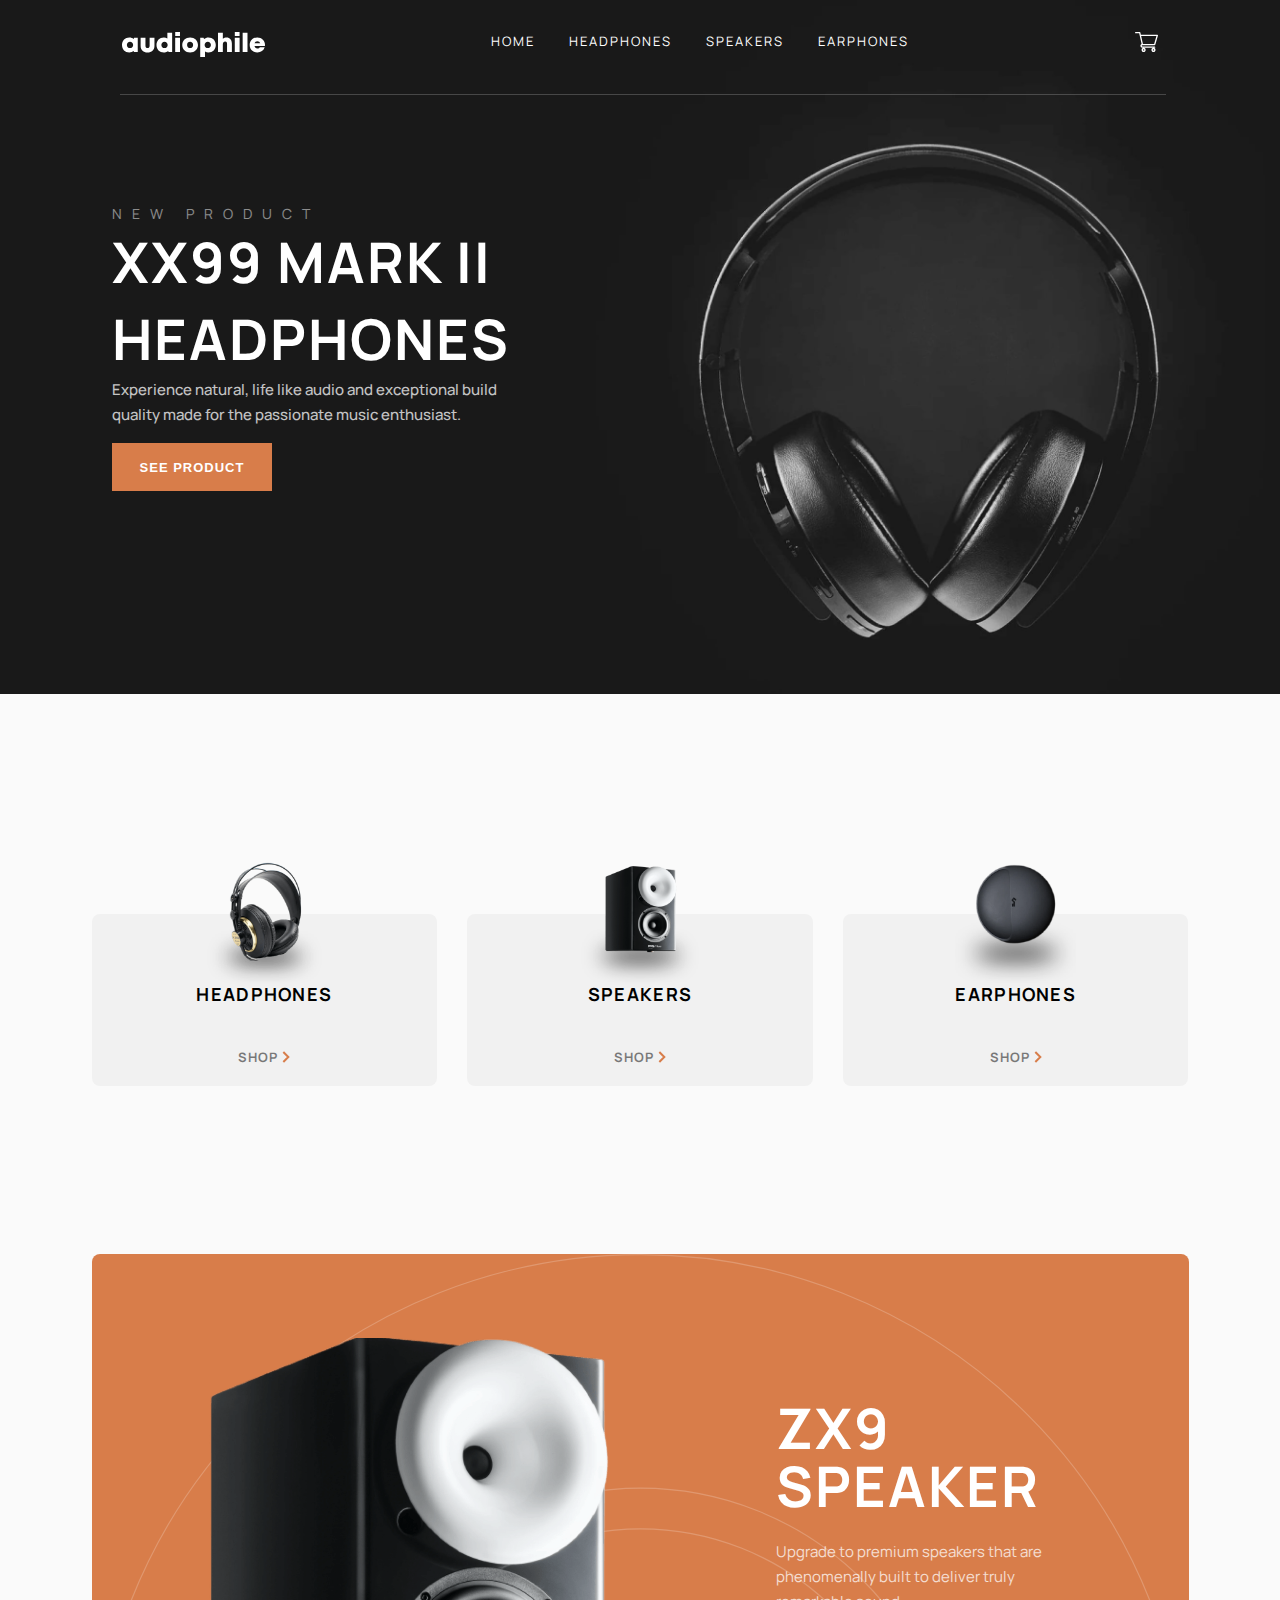
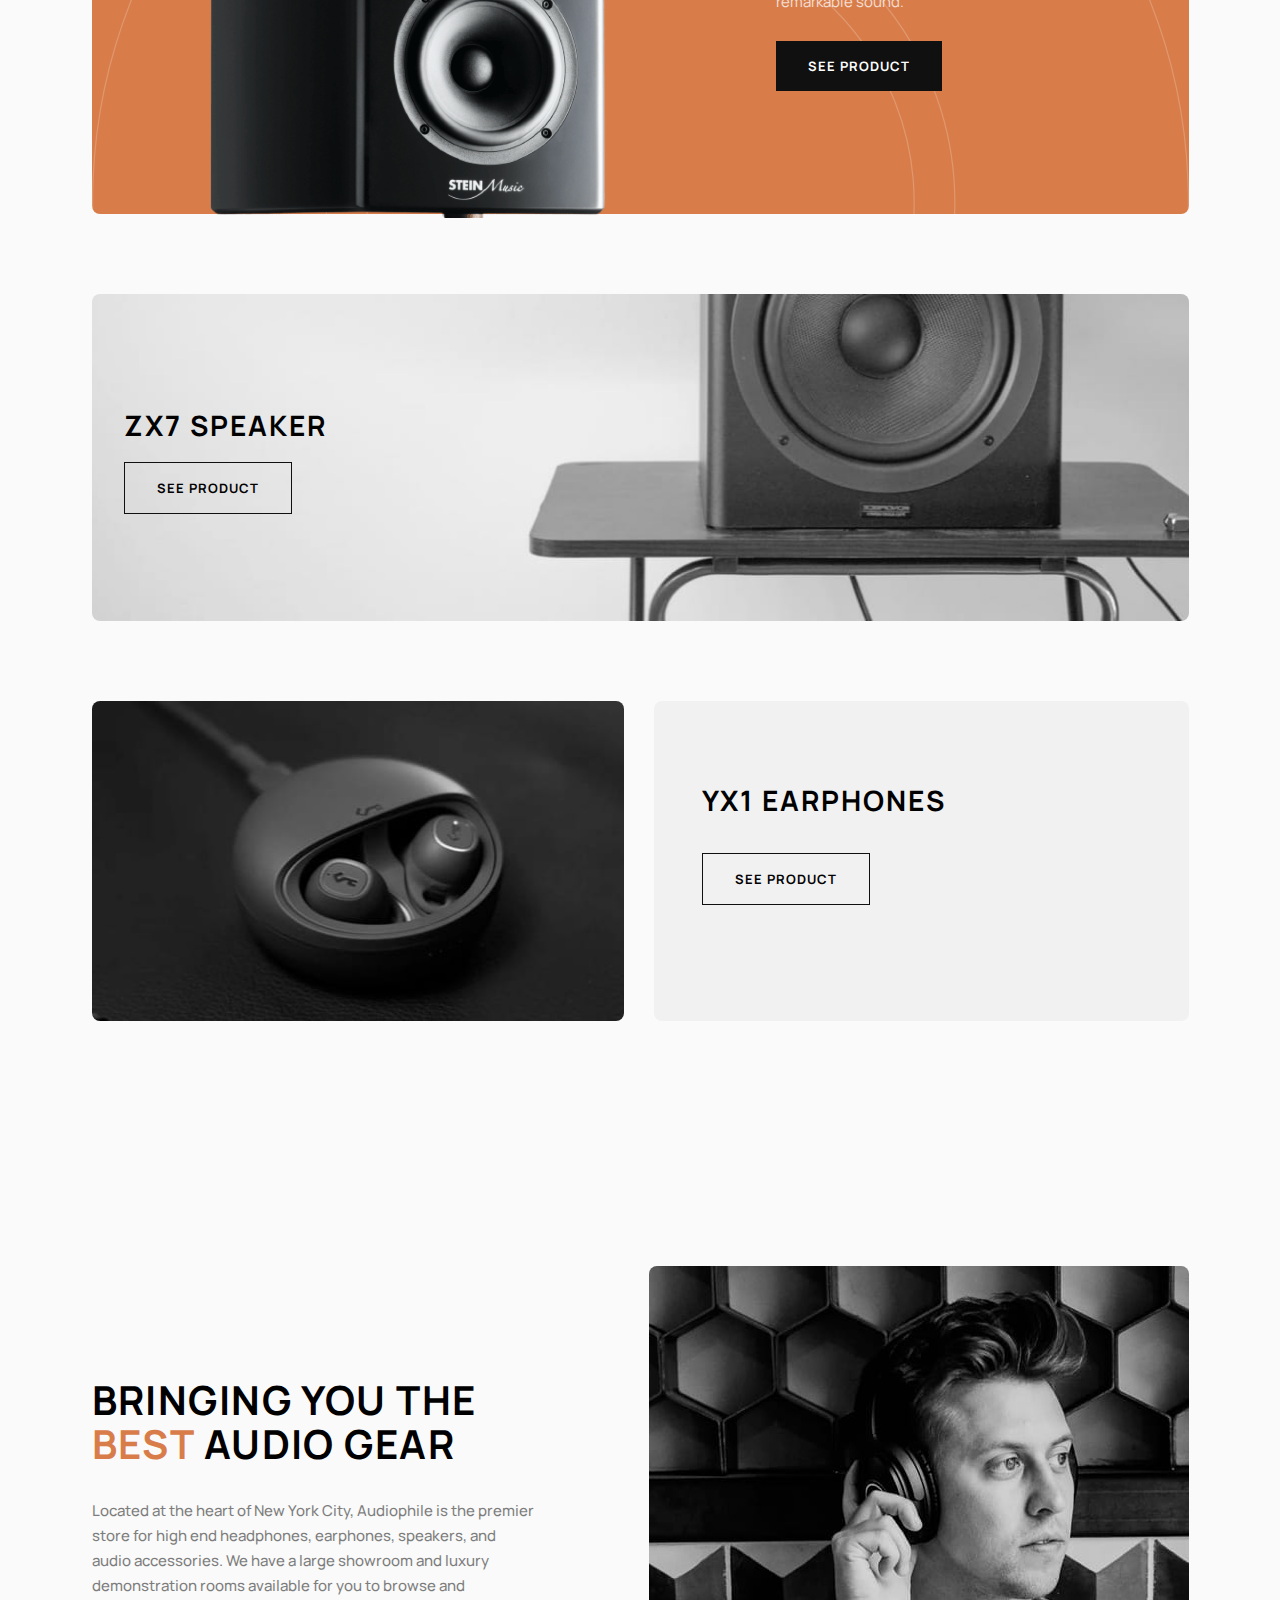
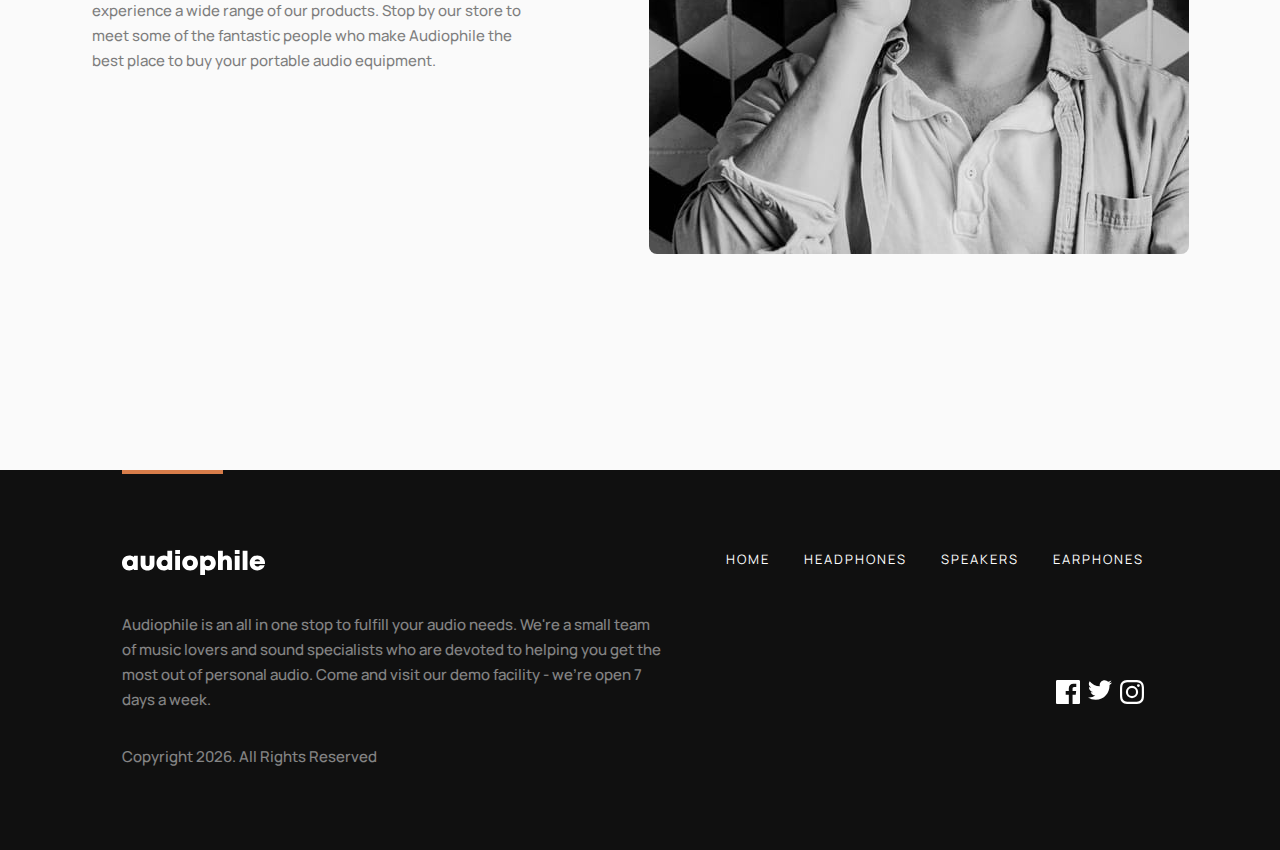
<file: index.html>
<!DOCTYPE html>
<html lang="en">
  <head>
    <meta charset="UTF-8" />
    <meta name="viewport" content="width=device-width, initial-scale=1.0" />
  

    <link
      rel="icon"
      type="image/png"
      sizes="32x32"
      href="./assets/favicon-32x32.png"
    />

    <title>Frontend Mentor | Audiophile e-commerce website</title>
    <link rel="stylesheet" href="style.css" />
  </head>
  <body>
    <nav class="home-nav">
      <div class="nav-logo-menu">
        <button class="menu-btn">
          <img
            src="./assets/shared/tablet/icon-hamburger.svg"
            alt="menu-icon"
          />
        </button>
        <a href="index.html" class="logo"
          ><img src="./assets/shared/desktop/logo.svg" alt="logo"
        /></a>
      </div>

      <ul class="nav-links">
        <li class="nav-link"><a href="index.html"> Home</a></li>
        <li class="nav-link"><a href="headphones.html"> Headphones</a></li>
        <li class="nav-link"><a href="speakers.html"> Speakers</a></li>
        <li class="nav-link"><a href="earphones.html"> Earphones</a></li>
      </ul>
      <div class="nav-cart-section">
        <img
          class="nav-cart"
          src="assets/shared/desktop/icon-cart.svg"
          alt="cart"
        />
      </div>
      <div class="side-menu hide">
        <div class="nav-logo-menu">
          <a href="index.html" class="logo"
            ><img src="./assets/shared/desktop/logo.svg" alt="logo"
          /></a>
          <span class="remove-menu"><i class="bi bi-x-lg"></i></span>
        </div>
        <ul class="side-links">
          <li class="nav-link">
            <i class="bi bi-house"></i><a href="index.html"> Home</a>
          </li>
          <li class="nav-link">
            <i class="bi bi-headphones"></i
            ><a href="headphones.html"> Headphones</a>
          </li>
          <li class="nav-link">
            <i class="bi bi-speaker"></i><a href="speakers.html"> Speakers</a>
          </li>
          <li class="nav-link">
            <i class="bi bi-earbuds"></i><a href="earphones.html"> Earphones</a>
          </li>
        </ul>
      </div>
    </nav>

    <div class="nav-border-bottom"></div>

    <div class="hero">
      <div class="hero-content">
        <p class="hero-subtitle">New product</p>
        <h1>XX99 Mark II Headphones</h1>
        <p>
          Experience natural, life like audio and exceptional build quality made
          for the passionate music enthusiast.
        </p>
        <button class="hero-button btn btn-primary">
          <a href="product-xx99-mark-two-headphones.html">See product</a>
        </button>
      </div>
    </div>
    <main>
      <article class="product-list-home">
        <!-- headphones -->
        <section>
          <img
            src="assets/shared/desktop/image-category-thumbnail-headphones.png"
            alt="speakers"
            class="thumbnail"
          />
          <h4>Headphones</h4>
          <a href="headphones.html" class="shop">
            <span>Shop </span
            ><img
              src="assets/shared/desktop/icon-arrow-right.svg"
              alt="right arrow"
              class="right-arrow"
          /></a>
        </section>
        <!-- speakers -->
        <section>
          <img
            src="assets/shared/desktop/image-category-thumbnail-speakers.png"
            alt="speaker"
            class="thumbnail"
          />
          <h4>Speakers</h4>
          <a href="speakers.html" class="shop"
            ><span>Shop </span>
            <img
              src="assets/shared/desktop/icon-arrow-right.svg"
              alt="right arrow"
              class="right-arrow"
          /></a>
        </section>
        <!-- earphones -->
        <section>
          <img
            src="assets/shared/desktop/image-category-thumbnail-earphones.png"
            alt="earphones"
            class="thumbnail"
          />
          <h4>Earphones</h4>
          <a href="earphones.html" class="shop"
            ><span>Shop </span
            ><img
              src="assets/shared/desktop/icon-arrow-right.svg"
              alt="right arrow"
              class="right-arrow"
          /></a>
        </section>
      </article>

      <article class="zx9-speaker-home">
        <div>
          <img
            src="assets/home/desktop/image-speaker-zx9.png"
            alt="zx9 speaker"
          />
        </div>

        <section class="zx9-info">
          <h2>ZX9 speaker</h2>
          <p>
            Upgrade to premium speakers that are phenomenally built to deliver
            truly remarkable sound.
          </p>
          <a href="product-zx9-speaker.html" class="btn btn-dark"
            >see product</a
          >
        </section>
      </article>

      <article class="zx7-speaker-home">
        <div>
          <h2>ZX7 speaker</h2>
          <a href="product-earphones.html" class="btn btn-light">see product</a>
        </div>
      </article>

      <article class="yx1-earphones-home">
        <div>
          <img
            src="assets/home/desktop/image-earphones-yx1.jpg"
            alt="yx1-earphones"
          />
        </div>
        <div class="yx1-earphones-section">
          <h2>YX1 earphones</h2>
          <a href="product-earphones.html" class="btn btn-light">see product</a>
        </div>
      </article>

      <!--  -->
      <article class="best-gear-home">
        <section>
          <h2>Bringing you the <span class="best"> best </span> audio gear</h2>
          <p>
            Located at the heart of New York City, Audiophile is the premier
            store for high end headphones, earphones, speakers, and audio
            accessories. We have a large showroom and luxury demonstration rooms
            available for you to browse and experience a wide range of our
            products. Stop by our store to meet some of the fantastic people who
            make Audiophile the best place to buy your portable audio equipment.
          </p>
        </section>
        <div class="audio-gear-img"></div>
      </article>

    
    </main>

    <footer>
      <div class="footer-border"></div>
      <div>
        <a href="index.html" class="footer-logo"
          ><img src="assets/shared/desktop/logo.svg" alt="logo"
        /></a>
        <p class="footer-info">
          Audiophile is an all in one stop to fulfill your audio needs. We're a
          small team of music lovers and sound specialists who are devoted to
          helping you get the most out of personal audio. Come and visit our
          demo facility - we’re open 7 days a week.
        </p>
        <!-- html & actual year -->
        <p class="copyright">
          Copyright <span class="year"></span>. All Rights Reserved
        </p>
      </div>

      <div class="footer-left">
        <ul class="footer-links">
          <li class="footer-link"><a href="index.html"> Home</a></li>
          <li class="footer-link"><a href="headphones.html"> Headphones</a></li>
          <li class="footer-link"><a href="speakers.html"> Speakers</a></li>
          <li class="footer-link"><a href="earphones.html"> Earphones</a></li>
        </ul>
        <!-- social links -->
        <div class="social-links-footer">
          <!-- facebook -->
          <a href="https://www.facebook.com/" target="_blank">
            <svg width="24" height="24" xmlns="http://www.w3.org/2000/svg">
              <path
                d="M22.675 0H1.325C.593 0 0 .593 0 1.325v21.351C0 23.407.593 24 1.325 24H12.82v-9.294H9.692v-3.622h3.128V8.413c0-3.1 1.893-4.788 4.659-4.788 1.325 0 2.463.099 2.795.143v3.24l-1.918.001c-1.504 0-1.795.715-1.795 1.763v2.313h3.587l-.467 3.622h-3.12V24h6.116c.73 0 1.323-.593 1.323-1.325V1.325C24 .593 23.407 0 22.675 0z"
                fill="#FFF"
                fill-rule="nonzero"
              />
            </svg>
          </a>
          <!-- twitter -->
          <a href="https://twitter.com/home" target="_blank">
            <svg width="24" height="20" xmlns="http://www.w3.org/2000/svg">
              <path
                d="M24 2.557a9.83 9.83 0 01-2.828.775A4.932 4.932 0 0023.337.608a9.864 9.864 0 01-3.127 1.195A4.916 4.916 0 0016.616.248c-3.179 0-5.515 2.966-4.797 6.045A13.978 13.978 0 011.671 1.149a4.93 4.93 0 001.523 6.574 4.903 4.903 0 01-2.229-.616c-.054 2.281 1.581 4.415 3.949 4.89a4.935 4.935 0 01-2.224.084 4.928 4.928 0 004.6 3.419A9.9 9.9 0 010 17.54a13.94 13.94 0 007.548 2.212c9.142 0 14.307-7.721 13.995-14.646A10.025 10.025 0 0024 2.557z"
                fill="#FFF"
                fill-rule="nonzero"
              />
            </svg>
          </a>

          <!-- instagram -->
          <a href="https://www.instagram.com/" target="_blank">
            <svg width="24" height="24" xmlns="http://www.w3.org/2000/svg">
              <path
                d="M12 2.163c3.204 0 3.584.012 4.85.07 3.252.148 4.771 1.691 4.919 4.919.058 1.265.069 1.645.069 4.849 0 3.205-.012 3.584-.069 4.849-.149 3.225-1.664 4.771-4.919 4.919-1.266.058-1.644.07-4.85.07-3.204 0-3.584-.012-4.849-.07-3.26-.149-4.771-1.699-4.919-4.92-.058-1.265-.07-1.644-.07-4.849 0-3.204.013-3.583.07-4.849.149-3.227 1.664-4.771 4.919-4.919 1.266-.057 1.645-.069 4.849-.069zM12 0C8.741 0 8.333.014 7.053.072 2.695.272.273 2.69.073 7.052.014 8.333 0 8.741 0 12c0 3.259.014 3.668.072 4.948.2 4.358 2.618 6.78 6.98 6.98C8.333 23.986 8.741 24 12 24c3.259 0 3.668-.014 4.948-.072 4.354-.2 6.782-2.618 6.979-6.98.059-1.28.073-1.689.073-4.948 0-3.259-.014-3.667-.072-4.947-.196-4.354-2.617-6.78-6.979-6.98C15.668.014 15.259 0 12 0zm0 5.838a6.162 6.162 0 100 12.324 6.162 6.162 0 000-12.324zM12 16a4 4 0 110-8 4 4 0 010 8zm6.406-11.845a1.44 1.44 0 100 2.881 1.44 1.44 0 000-2.881z"
                fill="#FFF"
                fill-rule="nonzero"
              />
            </svg>
          </a>
        </div>
      </div>
    </footer>

    <aside class="cart-menu hide">
      <article class="cart-article">
        <header>
          <h3>cart <span class="cart-quantity">( 3 )</span></h3>
          <p class="remove-all">Remove all</p>
        </header>
        <div class="cart-list"></div>

        <div class="cart-total-section">
          <h4 class="total">total</h4>
          <h5 class="cart-total"></h5>
        </div>

        <div class="checkout-section">
          <button class="btn btn-primary checkout-button">
            <a href="checkout.html">checkout</a>
          </button>
        </div>
      </article>
    </aside>

    <script type="module" src="app.js"></script>
  </body>
</html>
</file>
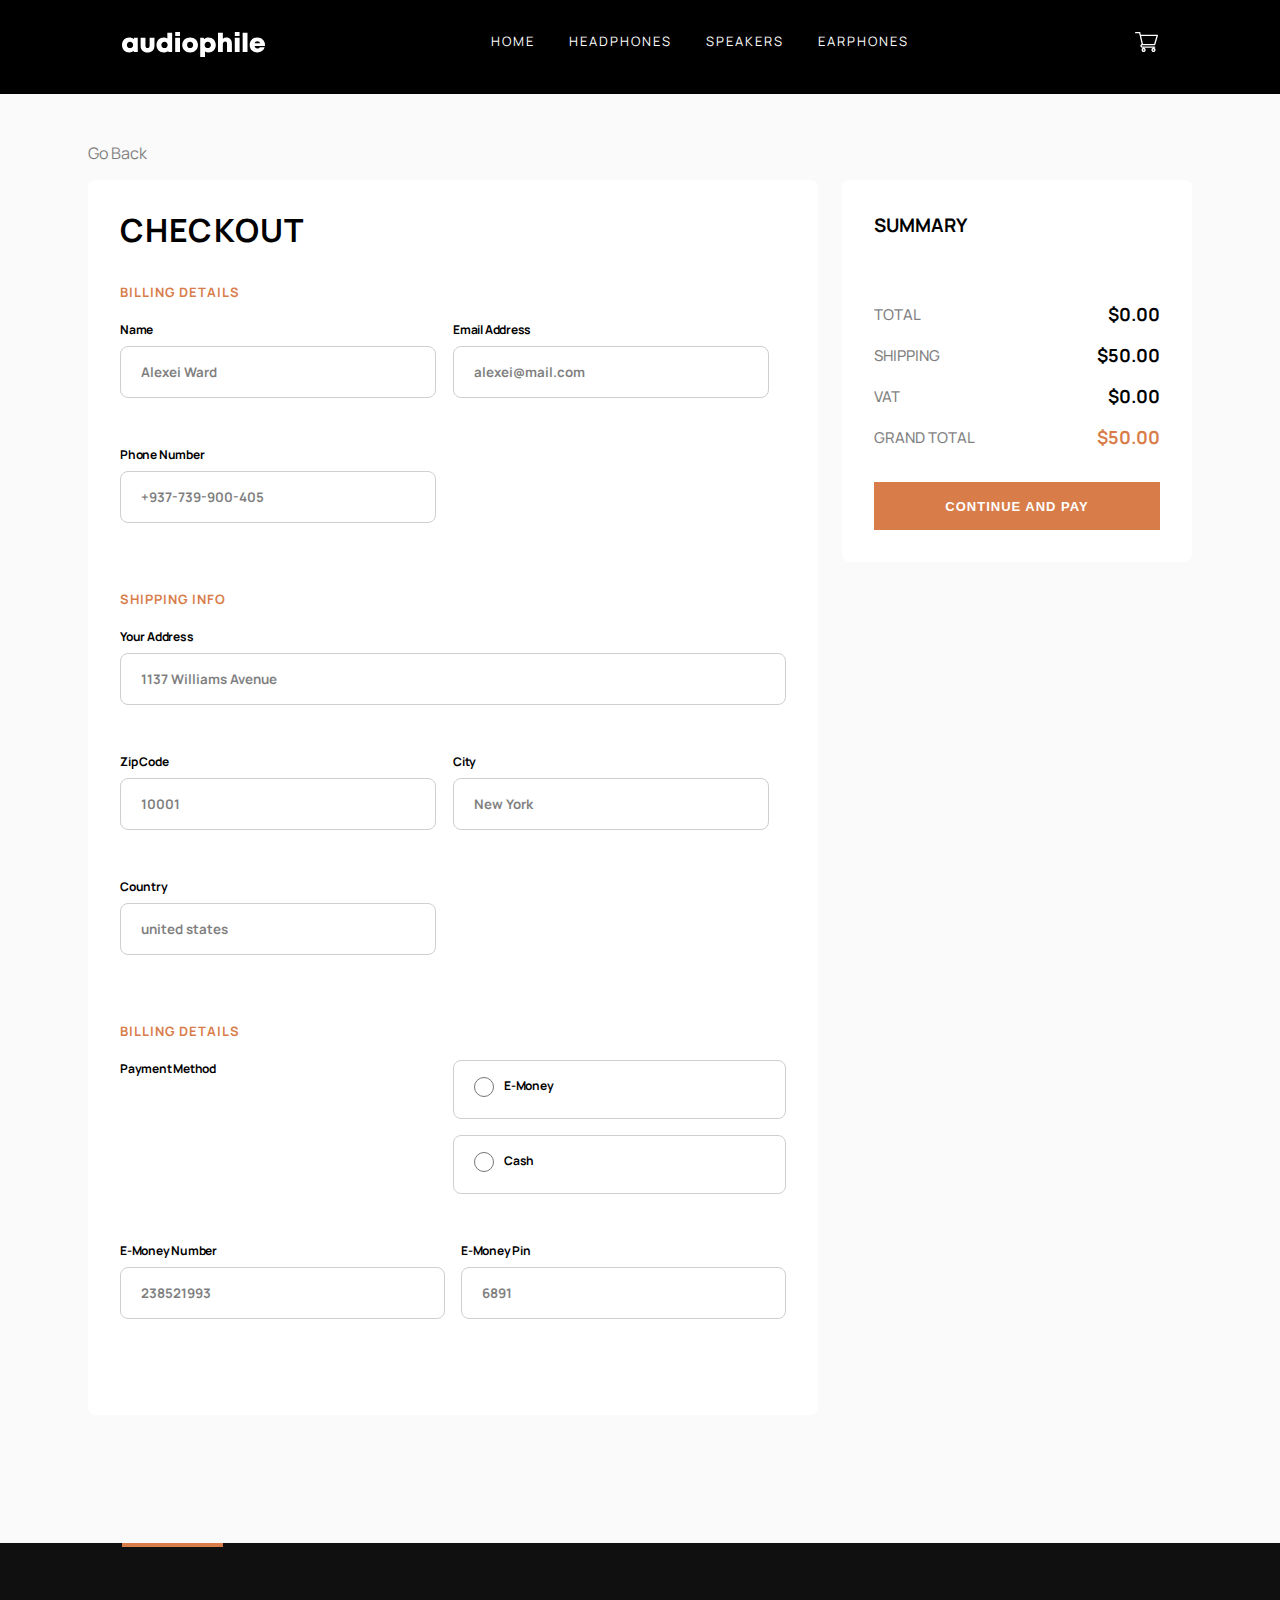
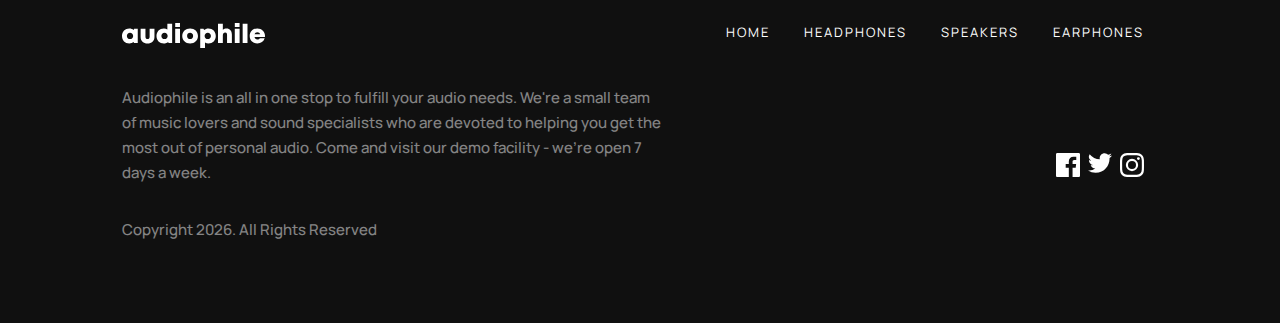
<file: checkout.html>
<!DOCTYPE html>
<html lang="en">

<head>
  <meta charset="UTF-8">
  <meta name="viewport" content="width=device-width, initial-scale=1.0">

  <link rel="icon" type="image/png" sizes="32x32" href="./assets/favicon-32x32.png">

  <title>Frontend Mentor | Audiophile e-commerce website</title>
  <link rel="stylesheet" href="style.css" />
  <link rel="stylesheet" href="css/pages.css" />
</head>

<body>
   <!-- Navbar -->
    <nav class="page-nav">
      <div class="nav-logo-menu">
        <button class="menu-btn">
          <img
            src="./assets/shared/tablet/icon-hamburger.svg"
            alt="menu-icon"
          />
        </button>
        <a href="index.html" class="logo"
          ><img src="./assets/shared/desktop/logo.svg" alt="logo"
        /></a>
      </div>
      <ul class="nav-links">
        <li class="nav-link"><a href="index.html"> Home</a></li>
        <li class="nav-link"><a href="headphones.html"> Headphones</a></li>
        <li class="nav-link"><a href="speakers.html"> Speakers</a></li>
        <li class="nav-link"><a href="earphones.html"> Earphones</a></li>
      </ul>
      <div class="nav-cart-section">
        <img
          class="nav-cart "
          src="assets/shared/desktop/icon-cart.svg"
          alt="cart"
        />
      </div>
    <div class="side-menu hide">
      <div class="nav-logo-menu">
    <a href="index.html" class="logo"><img src="./assets/shared/desktop/logo.svg" alt="logo"></a>
    <span class="remove-menu"><i class="bi bi-x-lg"></i></span>
    </div>
       <ul class="side-links">
      <li class="nav-link"><i class="bi bi-house"></i><a href="index.html"> Home</a></li>
      <li class="nav-link"><i class="bi bi-headphones"></i><a href="headphones.html"> Headphones</a></li>
        <li class="nav-link"><i class="bi bi-speaker"></i><a href="speakers.html"> Speakers</a></li>
        <li class="nav-link"><i class="bi bi-earbuds"></i><a href="earphones.html"> Earphones</a></li>
     
    </ul>

    </div>
    </nav>

     <main class="product-main checkout-main">
      <!-- go back -->
      <div class="go-back-container">
        <a href="javascript:history.back()" id="go-back">go back</a>
      </div>
      <form  id="form">
         <section class="form-container" >
            <header>
            <h1>checkout</h1>
          </header>
          <div class="billing-section">
            <h4 class="form-heading">billing details</h4>
            <div class="form-info">
                  
              

                <!-- name -->
                <div class=" input-cont name-inp grid-1">
                   <label for="name">Name</label>
                    <input type="text" name="name" placeholder="Alexei Ward" id="name" >
                    <span class="err-msg"></span>
              </div>

              
               <div class="input-cont email-address grid-2">
                   <!-- email -->
                  <label for="email">Email Address</label>
                  <input type="text" name="email" placeholder="alexei@mail.com" id="email" >
                  <span class="err-msg"></span>
               </div>

              <div class="input-cont grid-3">
                <!-- number -->
                <label for="phone">Phone Number</label>
                <input type="text" name="phone" placeholder="+937-739-900-405" id="phone" >
                <span class="err-msg"></span>
              </div>
             
           </div>
          </div>

          <!-- shipping section -->
          <div class="shipping-info-section">
            <h4 class="form-heading">shipping info</h4>
            <div class="input-cont ">

              <label for="address">Your Address</label>
              <input type="text" name="address" placeholder="1137 Williams Avenue" id="address" >
              <span class="err-msg"></span>
            </div>

            <div class="form-info">

           
                <div class="input-cont grid-1">
                  <!-- zip code -->
               <label for="zip-code">zip code</label>
              <input type="text" name="zip-code" placeholder="10001" id="zip" >
               <span class="err-msg"></span>
                </div>
                
                 <div class=" input-cont grid-2" >
   
                   <!-- city -->
                <label for="city">city</label>
               <input type="text" name="city" placeholder="New York" id="city" >
               <span class="err-msg"></span>
   
                 </div>
                
                <div class="input-cont grid-3">
                    <!-- country -->
                    <label for="country">country</label>
                <input type="text" name="country" placeholder="united states" id="country" >
                <span class="err-msg"></span>
               </div>
               
            </div>
          </div>
          <!-- payment -->
           <div class="payment-details-section">
            <h4 class="form-heading">billing details</h4>
            <div class="pay">
               <label for="pay-method">payment method</label>
              
    
                 <!-- radio inputs -->
               <ul class="radio-input">
                    <li>
                       <input type="radio" name="e-money" value="e-money" id="e-money" class="radio" data-id="e-money">
                        <label for="e-money">e-Money</label>
                      </li>
                    <li >
                        <!-- cash on delivery -->
                  <input type="radio" name="cash" value="cash on delivery" class="radio" data-id="cash" id="cash" >
                  <label for="cash">cash</label>
                 
                </li>
               </ul>
                 
              </div>
              <div class="cash-on hide" >
                <img src="./assets/checkout/icon-cash-on-delivery.svg" alt="cash-on delivery icon">
                    <p>The ‘Cash on Delivery’ option enables you to pay in cash when our delivery courier arrives at your residence. Just make sure your address is correct so that your order will not be cancelled.</p>
                  </div>
          <!-- E-Section -->
            <div class="e-section">
              <div class="input-cont">
                <!-- e-money -->
                <label for="e-number">e-Money number</label>
               <input type="text" name="e-number" placeholder="238521993" id="e-number">
               <span class="err-msg"></span>
              </div>
            <div class="input-cont">
                  <!-- e-money  pin-->
                  <label for="e-pin">e-Money pin</label>
                  <input type="text" name="e-pin" placeholder="6891" id="e-pin">
                  <span class="err-msg"></span>
            </div>
            </div>
           
        
          </div>
           </div>
          </section>
           
       
        <section class="summary ">
           <header>
          <h3>summary</h3>
        </header>
        <div class="summary-list">
          
        </div>

         <div class="all-totals">

       
        <div class="summary-total-section">
          <h4 class="summary-heading">total</h4>
          <h5 class="summary-total totals"></h5>
        </div>
         <div class="Shipping-total-section">
          <h4 class="summary-heading">shipping</h4>
          <h5 class="shipping-total totals"></h5>
        </div>
          <div class="vat-total-section">
          <h4 class="summary-heading">vat</h4>
          <h5 class="vat-total totals"></h5>
        </div>
         <div class="grand-total-section">
          <h4 class="summary-heading">grand total</h4>
          <h5 class="grand-total totals"></h5>
        </div>

        <div class="continue-section">
          <button class="btn btn-primary continue-btn" type="submit">continue and pay</button>
        </div>

         </div>

        </section>
      
       </form>

      </main>

 <!-- footer -->
    <footer>
      <div class="footer-border"></div>
      <div>
        <a href="index.html" class="footer-logo"
          ><img src="assets/shared/desktop/logo.svg" alt="logo"
        /></a>

        <p class="footer-info">
          Audiophile is an all in one stop to fulfill your audio needs. We're a
          small team of music lovers and sound specialists who are devoted to
          helping you get the most out of personal audio. Come and visit our
          demo facility - we’re open 7 days a week.
        </p>
        <!-- html & actual year -->
        <p class="copyright">
          Copyright <span class="year"></span>. All Rights Reserved
        </p>
      </div>
      <div class="footer-left">
        <ul class="footer-links">
          <li class="footer-link"><a href="index.html"> Home</a></li>
          <li class="footer-link"><a href="headphones.html"> Headphones</a></li>
          <li class="footer-link"><a href="speakers.html"> Speakers</a></li>
          <li class="footer-link"><a href="earphones.html"> Earphones</a></li>
        </ul>

        <!-- social links -->
        <div class="social-links-footer">
          <!-- facebook -->
        <a href="https://www.facebook.com/" target="_blank">
        
        <svg width="24" height="24" xmlns="http://www.w3.org/2000/svg"><path d="M22.675 0H1.325C.593 0 0 .593 0 1.325v21.351C0 23.407.593 24 1.325 24H12.82v-9.294H9.692v-3.622h3.128V8.413c0-3.1 1.893-4.788 4.659-4.788 1.325 0 2.463.099 2.795.143v3.24l-1.918.001c-1.504 0-1.795.715-1.795 1.763v2.313h3.587l-.467 3.622h-3.12V24h6.116c.73 0 1.323-.593 1.323-1.325V1.325C24 .593 23.407 0 22.675 0z" fill="#FFF" fill-rule="nonzero"/></svg>
            
        </a>
        <!-- twitter -->
       <a href="https://twitter.com/home"  target="_blank">
        <svg width="24" height="20" xmlns="http://www.w3.org/2000/svg"><path d="M24 2.557a9.83 9.83 0 01-2.828.775A4.932 4.932 0 0023.337.608a9.864 9.864 0 01-3.127 1.195A4.916 4.916 0 0016.616.248c-3.179 0-5.515 2.966-4.797 6.045A13.978 13.978 0 011.671 1.149a4.93 4.93 0 001.523 6.574 4.903 4.903 0 01-2.229-.616c-.054 2.281 1.581 4.415 3.949 4.89a4.935 4.935 0 01-2.224.084 4.928 4.928 0 004.6 3.419A9.9 9.9 0 010 17.54a13.94 13.94 0 007.548 2.212c9.142 0 14.307-7.721 13.995-14.646A10.025 10.025 0 0024 2.557z" fill="#FFF" fill-rule="nonzero"/></svg>
        </a>

        <!-- instagram -->
        <a href="https://www.instagram.com/" target="_blank">
        <svg width="24" height="24" xmlns="http://www.w3.org/2000/svg"><path d="M12 2.163c3.204 0 3.584.012 4.85.07 3.252.148 4.771 1.691 4.919 4.919.058 1.265.069 1.645.069 4.849 0 3.205-.012 3.584-.069 4.849-.149 3.225-1.664 4.771-4.919 4.919-1.266.058-1.644.07-4.85.07-3.204 0-3.584-.012-4.849-.07-3.26-.149-4.771-1.699-4.919-4.92-.058-1.265-.07-1.644-.07-4.849 0-3.204.013-3.583.07-4.849.149-3.227 1.664-4.771 4.919-4.919 1.266-.057 1.645-.069 4.849-.069zM12 0C8.741 0 8.333.014 7.053.072 2.695.272.273 2.69.073 7.052.014 8.333 0 8.741 0 12c0 3.259.014 3.668.072 4.948.2 4.358 2.618 6.78 6.98 6.98C8.333 23.986 8.741 24 12 24c3.259 0 3.668-.014 4.948-.072 4.354-.2 6.782-2.618 6.979-6.98.059-1.28.073-1.689.073-4.948 0-3.259-.014-3.667-.072-4.947-.196-4.354-2.617-6.78-6.979-6.98C15.668.014 15.259 0 12 0zm0 5.838a6.162 6.162 0 100 12.324 6.162 6.162 0 000-12.324zM12 16a4 4 0 110-8 4 4 0 010 8zm6.406-11.845a1.44 1.44 0 100 2.881 1.44 1.44 0 000-2.881z" fill="#FFF" fill-rule="nonzero"/></svg>
        </a>
          
        </div>
      </div>
    </footer>

    <!-- cart -->
    <aside class="cart-menu hide">
      <article class="cart-article">
        <header>
          <h3>cart <span class="cart-quantity">( 3 )</span></h3>
          <p class="remove-all">Remove all</p>
        </header>
        <div class="cart-list"></div>

        <div class="cart-total-section">
          <h4 class="total">total</h4>
          <h5 class="cart-total"></h5>
        </div>

        <div class="checkout-section">
          <button class="btn btn-primary checkout-button">checkout</button>
        </div>
      
      </article>
    </aside>

    <!-- Thank you for your order -->
    <aside class="order-section hide">
      <article class="thank-you">
        <img src="./assets/checkout/icon-order-confirmation.svg" alt="" class="tick">
        <h2 class="thank-you-heading">Thank you for your order</h2>
        <p class="gray-text">You will receive an email confirmation shortly</p>

        <div class="orders">
          <div class="order-items">
            <article>

            </article>
            
           <hr>
            <p class="light-text quantity-text "></button>

          </div>
          <div class="order-total">
            <div>
               <h4>grand total</h4>
            <p>$ 5,446</p>
            </div>
            

          </div>
        
        </div>

        <button class="btn btn-primary back-btn "><a href="index.html">back to home</a></button>

      </article>
    </aside>

  <script type="module" src="app.js"></script>
  <script type="module" src="./js/checkout.js"></script>
</body>

</html>
</file>
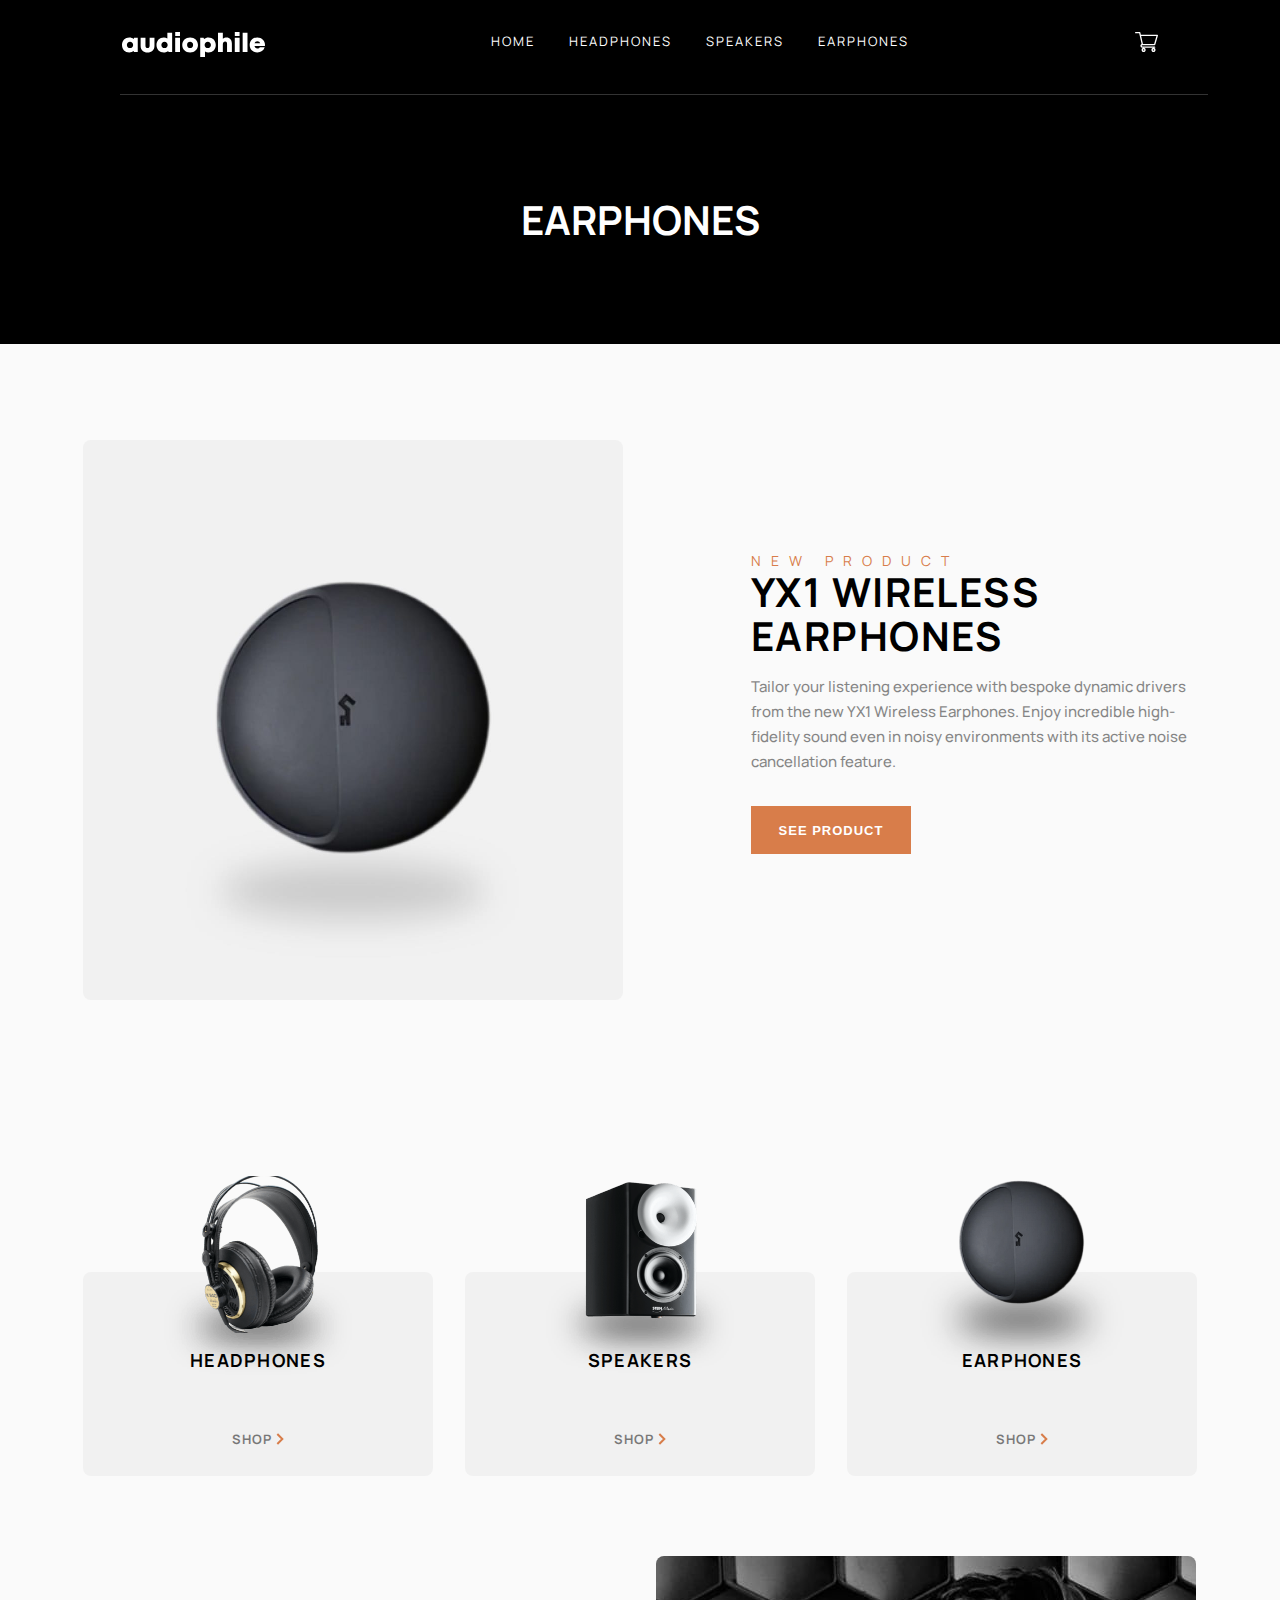
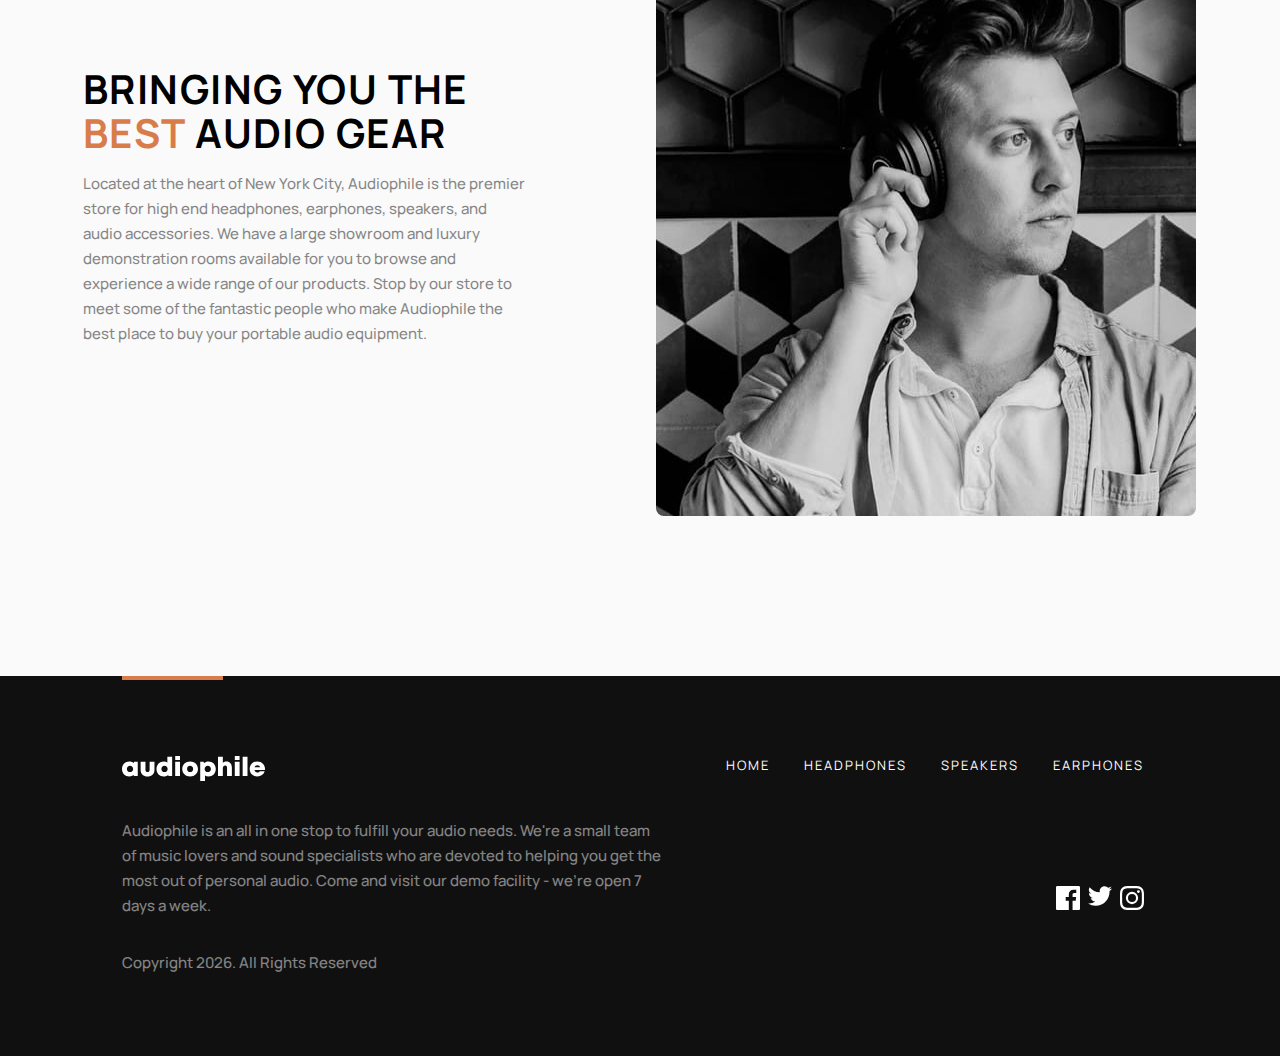
<file: earphones.html>
<!DOCTYPE html>
<html lang="en">

<head>
  <meta charset="UTF-8">
  <meta name="viewport" content="width=device-width, initial-scale=1.0">

  <link rel="icon" type="image/png" sizes="32x32" href="./assets/favicon-32x32.png">

  <title>Frontend Mentor | Earphones</title>
   <link rel="stylesheet" href="style.css">
  <link rel="stylesheet" href="css/pages.css">
</head>

<body>
  <!-- Navbar -->
  <nav class="page-nav">
  <div class="nav-logo-menu">
      <button class="menu-btn"><img src="./assets/shared/tablet/icon-hamburger.svg" alt="menu-icon"></button>
    <a href="index.html" class="logo"><img src="./assets/shared/desktop/logo.svg" alt="logo"></a>
    </div>
    <ul class="nav-links">
       <li class="nav-link"><a href="index.html"> Home</a></li>
      <li class="nav-link"><a href="headphones.html"> Headphones</a></li>
        <li class="nav-link"><a href="speakers.html"> Speakers</a></li>
        <li class="nav-link"><a href="earphones.html"> Earphones</a></li>
    </ul>
     <div class="nav-cart-section">
      <img class="nav-cart" src="assets/shared/desktop/icon-cart.svg" alt="cart">
    </div>
    <div class="side-menu hide">
      <div class="nav-logo-menu">
    <a href="index.html" class="logo"><img src="./assets/shared/desktop/logo.svg" alt="logo"></a>
    <span class="remove-menu"><i class="bi bi-x-lg"></i></span>
    </div>
       <ul class="side-links">
      <li class="nav-link"><i class="bi bi-house"></i><a href="index.html"> Home</a></li>
      <li class="nav-link"><i class="bi bi-headphones"></i><a href="headphones.html"> Headphones</a></li>
        <li class="nav-link"><i class="bi bi-speaker"></i><a href="speakers.html"> Speakers</a></li>
        <li class="nav-link"><i class="bi bi-earbuds"></i><a href="earphones.html"> Earphones</a></li>
     
    </ul>

    </div>
  </nav>
  <div class="page-border-bottom"></div>
  <section class="page-hero">
    <header>
      <h1>Earphones</h1>
    </header>
    
  </section>
  <!-- main section -->
  <main class="main-page">

    <!-- new product section -->
    <article class="page-product page-product-one">
      <div class="page-product-img yx1-img">

      </div>
      <div class="page-product-info">
        <h5>New product</h5>
         <h2>YX1 wireless earphones</h2> 
         <p> 
  Tailor your listening experience with bespoke dynamic drivers from the new YX1 Wireless Earphones. 
  Enjoy incredible high-fidelity sound even in noisy environments with its active noise cancellation feature.</p>
  
   <button class=" btn btn-primary"><a href="product-earphones.html">See product</a></button>
  
      </div>
    </article>

   
    
    <!-- product list -->
      <article class="product-list-home " id="page-list">
      <!-- headphones -->
      <section>
        <img src="assets/shared/desktop/image-category-thumbnail-headphones.png" alt="speakers" class="thumbnail headphones-thumbnail">
        <h4> Headphones</h4>
        <a href="headphones.html" class="shop"> <span>Shop </span><img src="assets/shared/desktop/icon-arrow-right.svg" alt="right arrow" class="right-arrow"></a>
      </section>
      <!-- speakers -->
       <section>
        <img src="assets/shared/desktop/image-category-thumbnail-speakers.png" alt="speaker" class="thumbnail speakers-thumbnail">
        <h4>Speakers</h4>
        <a href="speakers.html" class="shop"><span>Shop </span> <img src="assets/shared/desktop/icon-arrow-right.svg" alt="right arrow" class="right-arrow"></a>
      </section>
      <!-- earphones -->
       <section>
        <img src="assets/shared/desktop/image-category-thumbnail-earphones.png" alt="earphones" class="thumbnail earphones-thumbnail">
        <h4> Earphones</h4>
        <a href="earphones.html" class="shop"><span>Shop </span><img src="assets/shared/desktop/icon-arrow-right.svg" alt="right arrow" class="right-arrow"></a>
      </section>
    </article>

    <!-- Best audio gear -->
    <article class="page-product reverse-div" id="audio-gear">
     
      <div class="page-product-info reverse-text">
         <h2> Bringing you the <span class="best">best</span>
           audio gear</h2> 
         <p> Located at the heart of New York City, Audiophile is the premier store for high end headphones,
  earphones, speakers, and audio accessories. We have a large showroom and luxury demonstration
  rooms available for you to browse and experience a wide range of our products. Stop by our store
  to meet some of the fantastic people who make Audiophile the best place to buy your portable
  audio equipment.</p>
  
  
  
      </div>
        <div class="audio-gear-img page-product-img reverse-img">

      </div>
      
    </article>
    
  </main>

  <!-- footer -->
  <footer>
     <div class="footer-border"></div>
    <div>
      <a href="index.html" class="footer-logo"><img src="assets/shared/desktop/logo.svg" alt="logo"></a>
      
      <p class="footer-info">
  Audiophile is an all in one stop to fulfill your audio needs. We're a small team of music lovers 
  and sound specialists who are devoted to helping you get the most out of personal audio. Come and 
  visit our demo facility - we’re open 7 days a week.</p>
   <!-- html & actual year -->
    <p class="copyright">Copyright <span class="year"></span>. All Rights Reserved</p>
    </div>
    <div class="footer-left" >
   
          <ul class="footer-links">
          <li class="footer-link"><a href="index.html"> Home</a></li>
           <li class="footer-link"><a href="headphones.html">  Headphones</a></li>
            <li class="footer-link"><a href="speakers.html">  Speakers</a></li>
             <li class="footer-link"><a href="earphones.html"> Earphones</a></li>
      </ul>
     
     
<!-- social links-->
      <div class="social-links-footer">
      <!-- facebook -->
        <a href="https://www.facebook.com/" target="_blank">
        
        <svg width="24" height="24" xmlns="http://www.w3.org/2000/svg"><path d="M22.675 0H1.325C.593 0 0 .593 0 1.325v21.351C0 23.407.593 24 1.325 24H12.82v-9.294H9.692v-3.622h3.128V8.413c0-3.1 1.893-4.788 4.659-4.788 1.325 0 2.463.099 2.795.143v3.24l-1.918.001c-1.504 0-1.795.715-1.795 1.763v2.313h3.587l-.467 3.622h-3.12V24h6.116c.73 0 1.323-.593 1.323-1.325V1.325C24 .593 23.407 0 22.675 0z" fill="#FFF" fill-rule="nonzero"/></svg>
            
        </a>
        <!-- twitter -->
       <a href="https://twitter.com/home"  target="_blank">
        <svg width="24" height="20" xmlns="http://www.w3.org/2000/svg"><path d="M24 2.557a9.83 9.83 0 01-2.828.775A4.932 4.932 0 0023.337.608a9.864 9.864 0 01-3.127 1.195A4.916 4.916 0 0016.616.248c-3.179 0-5.515 2.966-4.797 6.045A13.978 13.978 0 011.671 1.149a4.93 4.93 0 001.523 6.574 4.903 4.903 0 01-2.229-.616c-.054 2.281 1.581 4.415 3.949 4.89a4.935 4.935 0 01-2.224.084 4.928 4.928 0 004.6 3.419A9.9 9.9 0 010 17.54a13.94 13.94 0 007.548 2.212c9.142 0 14.307-7.721 13.995-14.646A10.025 10.025 0 0024 2.557z" fill="#FFF" fill-rule="nonzero"/></svg>
        </a>

        <!-- instagram -->
        <a href="https://www.instagram.com/" target="_blank">
        <svg width="24" height="24" xmlns="http://www.w3.org/2000/svg"><path d="M12 2.163c3.204 0 3.584.012 4.85.07 3.252.148 4.771 1.691 4.919 4.919.058 1.265.069 1.645.069 4.849 0 3.205-.012 3.584-.069 4.849-.149 3.225-1.664 4.771-4.919 4.919-1.266.058-1.644.07-4.85.07-3.204 0-3.584-.012-4.849-.07-3.26-.149-4.771-1.699-4.919-4.92-.058-1.265-.07-1.644-.07-4.849 0-3.204.013-3.583.07-4.849.149-3.227 1.664-4.771 4.919-4.919 1.266-.057 1.645-.069 4.849-.069zM12 0C8.741 0 8.333.014 7.053.072 2.695.272.273 2.69.073 7.052.014 8.333 0 8.741 0 12c0 3.259.014 3.668.072 4.948.2 4.358 2.618 6.78 6.98 6.98C8.333 23.986 8.741 24 12 24c3.259 0 3.668-.014 4.948-.072 4.354-.2 6.782-2.618 6.979-6.98.059-1.28.073-1.689.073-4.948 0-3.259-.014-3.667-.072-4.947-.196-4.354-2.617-6.78-6.979-6.98C15.668.014 15.259 0 12 0zm0 5.838a6.162 6.162 0 100 12.324 6.162 6.162 0 000-12.324zM12 16a4 4 0 110-8 4 4 0 010 8zm6.406-11.845a1.44 1.44 0 100 2.881 1.44 1.44 0 000-2.881z" fill="#FFF" fill-rule="nonzero"/></svg>
        </a>
           
        
      </div>

    </div>

  </footer>

  <aside class="cart-menu hide">
      <article class="cart-article">
        <header>
          <h3>cart <span class="cart-quantity">( 3 )</span></h3>
          <p class="remove-all">Remove all</p>
        </header>
        <div class="cart-list">
         
          
          
          
        </div>

        <div class="cart-total-section">
          <h4 class="total">total</h4>
          <h5 class="cart-total"></h5>
        </div>

        <div class="checkout-section">
          <button class="btn btn-primary checkout-button "><a href="checkout.html">checkout</a></button>
        </div>
      
      </article>
    </aside>


    <script type="module" src="app.js"></script>
 
</body>

</html>
</file>
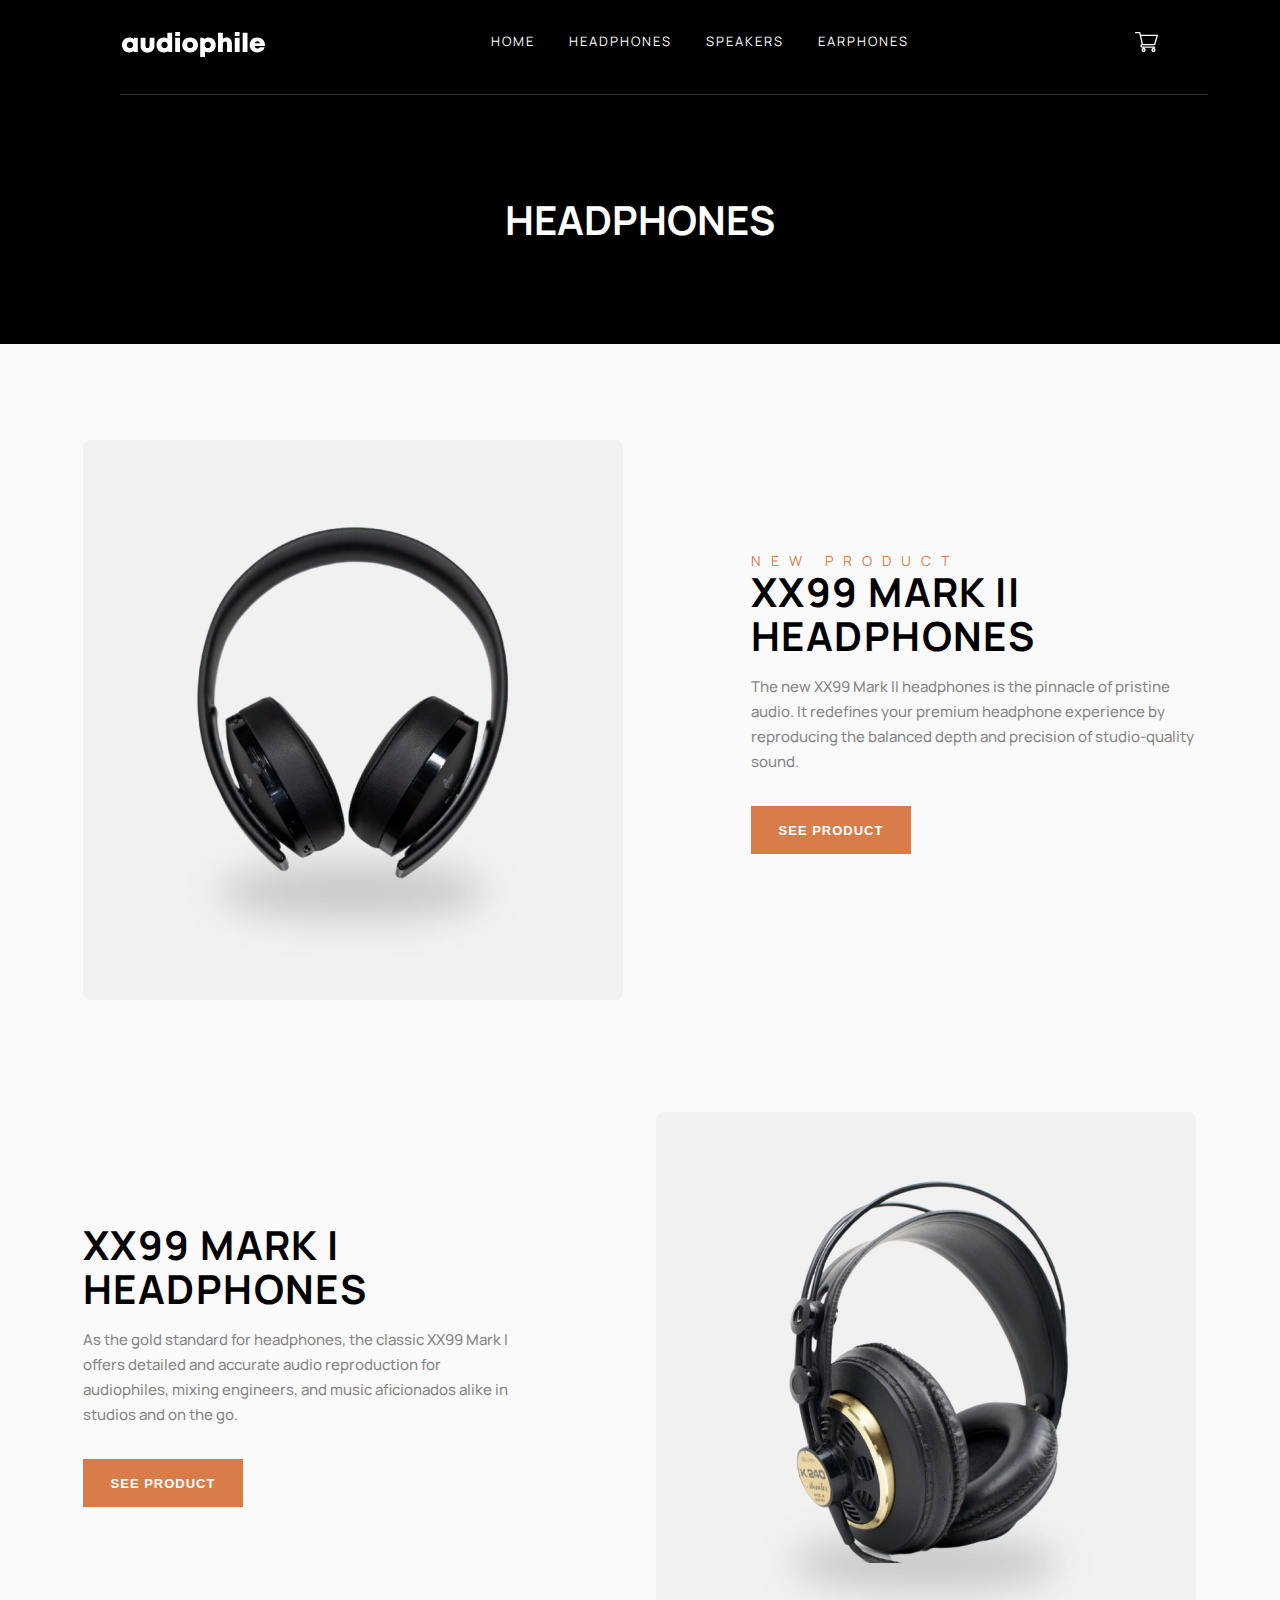
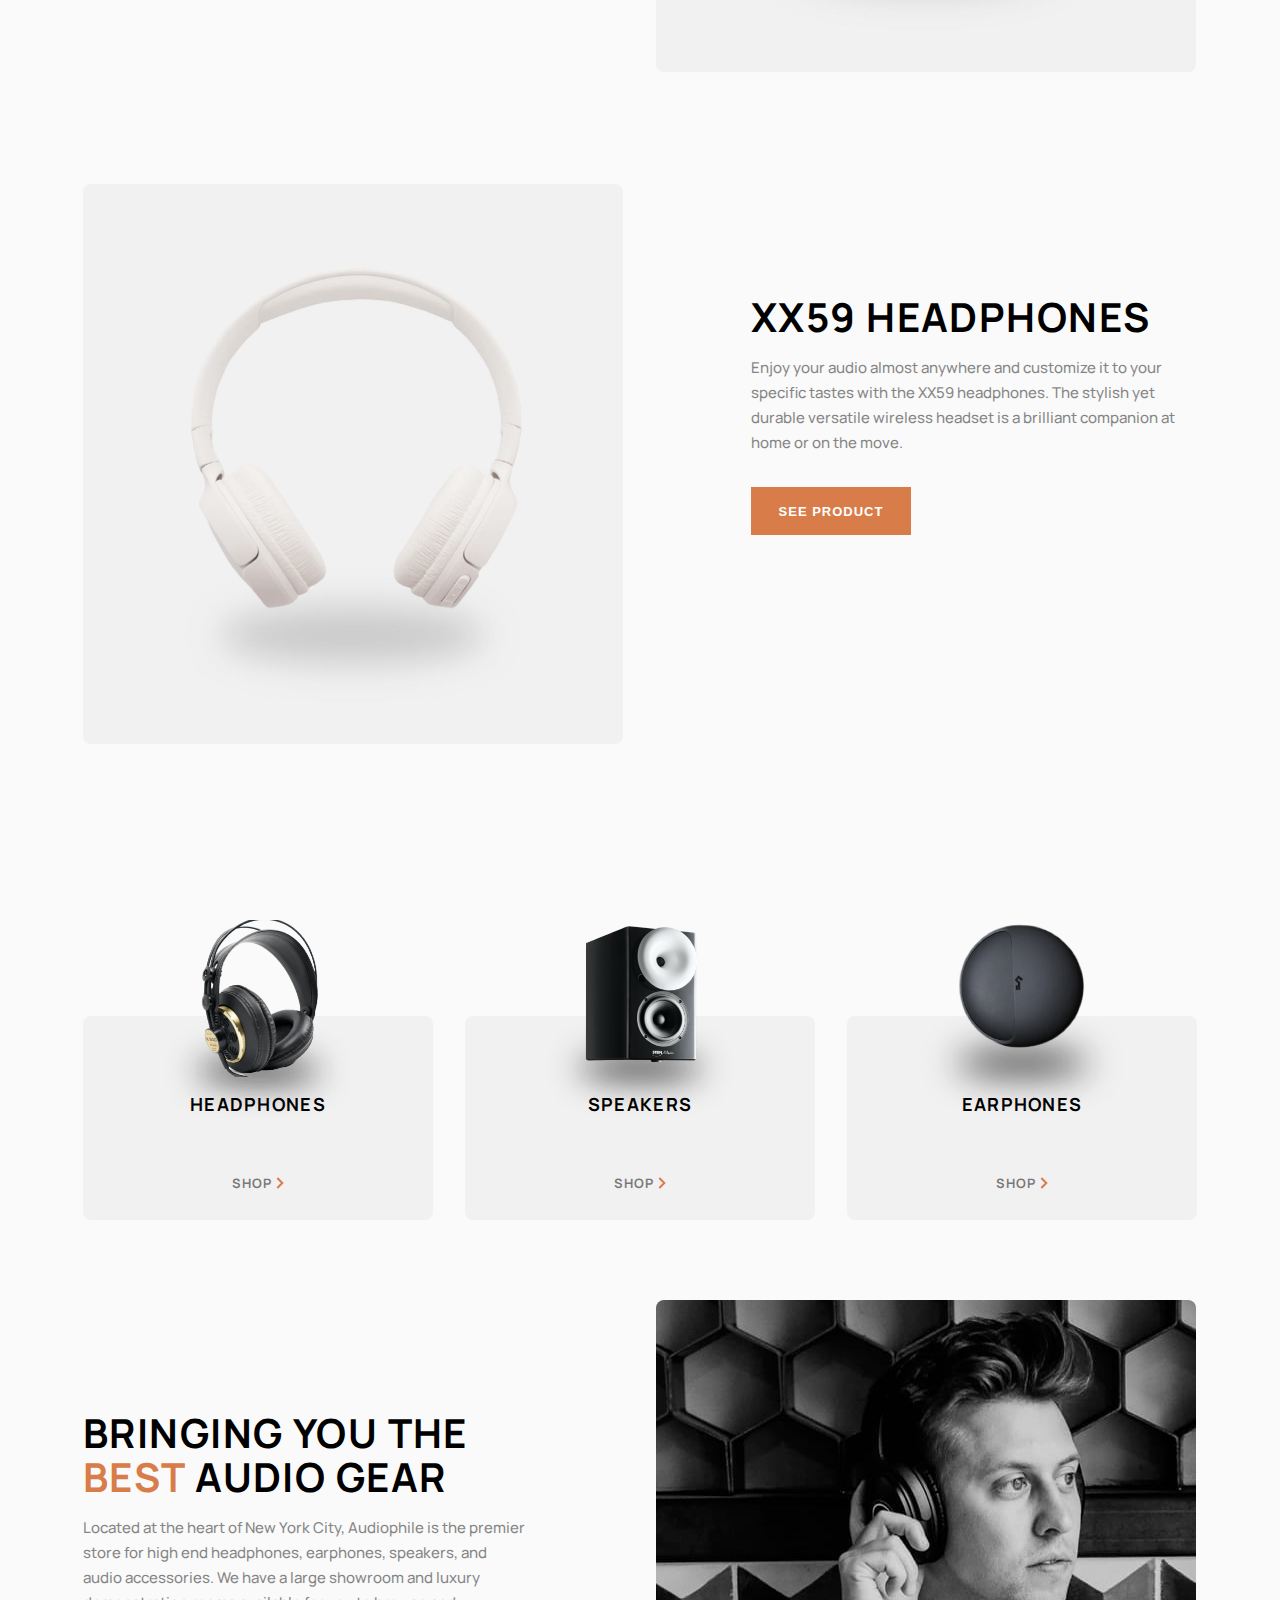
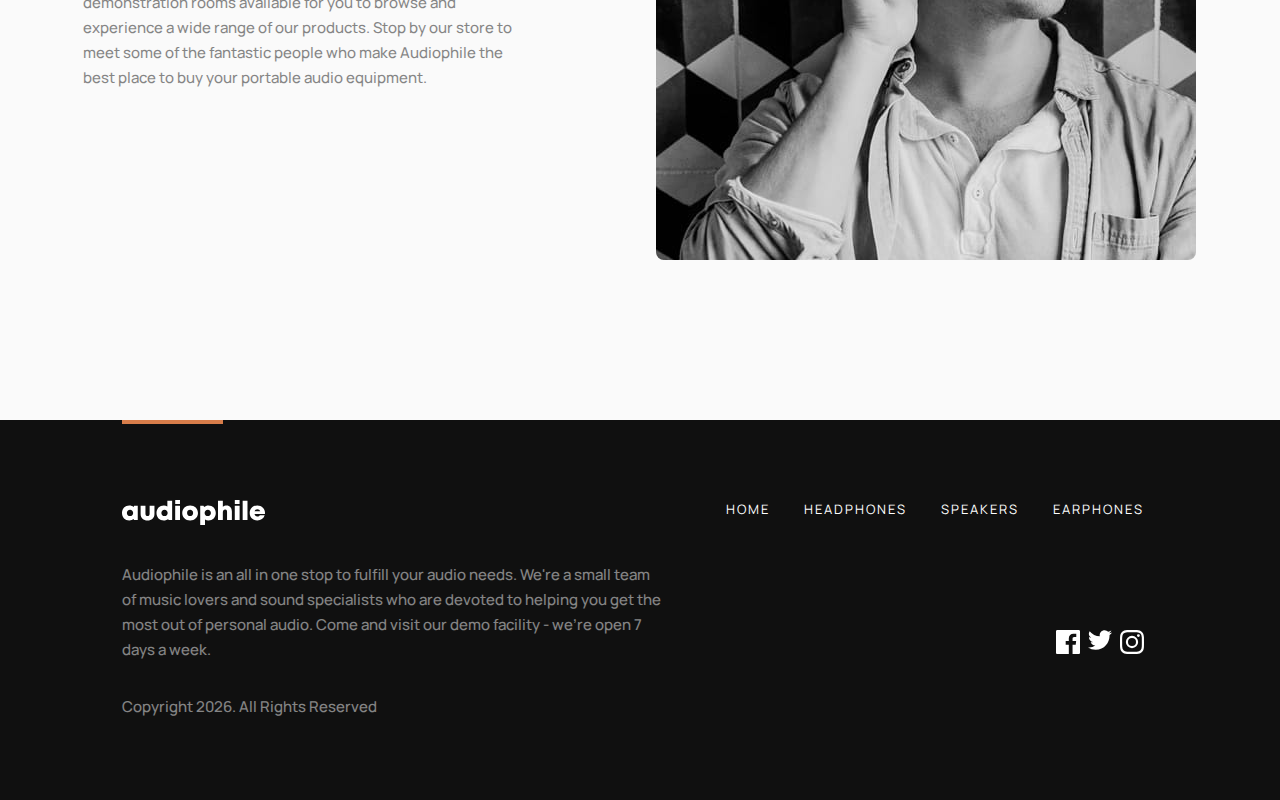
<file: headphones.html>
<!DOCTYPE html>
<html lang="en">

<head>
  <meta charset="UTF-8">
  <meta name="viewport" content="width=device-width, initial-scale=1.0">

  <link rel="icon" type="image/png" sizes="32x32" href="./assets/favicon-32x32.png">

  <title>Frontend Mentor | Headphones</title>
  <link rel="stylesheet" href="style.css">
  <link rel="stylesheet" href="css/pages.css">
</head>

<body>
  <!-- Navbar -->
  <nav class="page-nav">
  <div class="nav-logo-menu">
      <button class="menu-btn"><img src="./assets/shared/tablet/icon-hamburger.svg" alt="menu-icon"></button>
    <a href="index.html" class="logo"><img src="./assets/shared/desktop/logo.svg" alt="logo"></a>
    </div>
    <ul class="nav-links">
       <li class="nav-link"><a href="index.html"> Home</a></li>
      <li class="nav-link"><a href="headphones.html"> Headphones</a></li>
        <li class="nav-link"><a href="speakers.html"> Speakers</a></li>
        <li class="nav-link"><a href="earphones.html"> Earphones</a></li>
    </ul>
     <div class="nav-cart-section">
      <img class="nav-cart" src="assets/shared/desktop/icon-cart.svg" alt="cart">
    </div>
     <div class="side-menu hide">
      <div class="nav-logo-menu">
    <a href="index.html" class="logo"><img src="./assets/shared/desktop/logo.svg" alt="logo"></a>
    <span class="remove-menu"><i class="bi bi-x-lg"></i></span>
    </div>
       <ul class="side-links">
      <li class="nav-link"><i class="bi bi-house"></i><a href="index.html"> Home</a></li>
      <li class="nav-link"><i class="bi bi-headphones"></i><a href="headphones.html"> Headphones</a></li>
        <li class="nav-link"><i class="bi bi-speaker"></i><a href="speakers.html"> Speakers</a></li>
        <li class="nav-link"><i class="bi bi-earbuds"></i><a href="earphones.html"> Earphones</a></li>
     
    </ul>

    </div>
  </nav>
  <div class="page-border-bottom"></div>
  <section class="page-hero">
    <header>
      <h1>Headphones</h1>
    </header>
    
  </section>
  <!-- main section -->
  <main class="main-page">

    <!-- new product section -->
    <article class="page-product page-product-one">
      <div class="page-product-img xx99-2-img">

      </div>
      <div class="page-product-info">
        <h5>New product</h5>
         <h2> XX99 Mark II Headphones</h2> 
         <p>The new XX99 Mark II headphones is the pinnacle of pristine audio. It redefines your premium 
  headphone experience by reproducing the balanced depth and precision of studio-quality sound.</p>
  
   <button class=" btn btn-primary"><a href="product-xx99-mark-two-headphones.html">See product</a></button>
  
      </div>
    </article>

    <!-- xx99 mark I headphone -->
    <article class="page-product reverse-div">
     
      <div class="page-product-info reverse-text">
        <h2>XX99 Mark I Headphones</h2>
         <p>  
  As the gold standard for headphones, the classic XX99 Mark I offers detailed and accurate audio 
  reproduction for audiophiles, mixing engineers, and music aficionados alike in studios and on the go.</p>
  
   <button class=" btn btn-primary"><a href="product-xx99-mark-one-headphones.html">See product</a></button>
  
      </div>
       <div class="xx99-img page-product-img reverse-img">

      </div>
    </article>

    <!-- xx59 -->
    <article class="page-product">

       <div class="xx59-img page-product-img">

      </div>
     
      <div class="page-product-info">
         <h2> XX59 Headphones</h2> 
         <p>
  Enjoy your audio almost anywhere and customize it to your specific tastes with the XX59 headphones. 
  The stylish yet durable versatile wireless headset is a brilliant companion at home or on the move.</p>
  
   <button class=" btn btn-primary"><a href="product-xx59-headphones.html">See product</a></button>
  
      </div>
      
    </article>
    <!-- product list -->
      <article class="product-list-home " id="page-list">
      <!-- headphones -->
      <section>
        <img src="assets/shared/desktop/image-category-thumbnail-headphones.png" alt="speakers" class="thumbnail headphones-thumbnail">
        <h4> Headphones</h4>
        <a href="headphones.html" class="shop"> <span>Shop </span><img src="assets/shared/desktop/icon-arrow-right.svg" alt="right arrow" class="right-arrow"></a>
      </section>
      <!-- speakers -->
       <section>
        <img src="assets/shared/desktop/image-category-thumbnail-speakers.png" alt="speaker" class="thumbnail speakers-thumbnail">
        <h4>Speakers</h4>
        <a href="speakers.html" class="shop"><span>Shop </span> <img src="assets/shared/desktop/icon-arrow-right.svg" alt="right arrow" class="right-arrow"></a>
      </section>
      <!-- earphones -->
       <section>
        <img src="assets/shared/desktop/image-category-thumbnail-earphones.png" alt="earphones" class="thumbnail earphones-thumbnail">
        <h4> Earphones</h4>
        <a href="earphones.html" class="shop"><span>Shop </span><img src="assets/shared/desktop/icon-arrow-right.svg" alt="right arrow" class="right-arrow"></a>
      </section>
    </article>

    <!-- Best audio gear -->
    <article class="page-product reverse-div" id="audio-gear">
     
      <div class="page-product-info reverse-text">
         <h2> Bringing you the <span class="best">best</span>
           audio gear</h2> 
         <p> Located at the heart of New York City, Audiophile is the premier store for high end headphones,
  earphones, speakers, and audio accessories. We have a large showroom and luxury demonstration
  rooms available for you to browse and experience a wide range of our products. Stop by our store
  to meet some of the fantastic people who make Audiophile the best place to buy your portable
  audio equipment.</p>
  
  
  
      </div>
        <div class="audio-gear-img page-product-img reverse-img">

      </div>
      
    </article>
    
  </main>

  <!-- footer -->
  <footer>
     <div class="footer-border"></div>
    <div>
      <a href="index.html" class="footer-logo"><img src="assets/shared/desktop/logo.svg" alt="logo"></a>
      
      <p class="footer-info">
  Audiophile is an all in one stop to fulfill your audio needs. We're a small team of music lovers 
  and sound specialists who are devoted to helping you get the most out of personal audio. Come and 
  visit our demo facility - we’re open 7 days a week.</p>
   <!-- html & actual year -->
    <p class="copyright">Copyright <span class="year"></span>. All Rights Reserved</p>
    </div>
    <div class="footer-left" >
   
          <ul class="footer-links">
          <li class="footer-link"><a href="index.html"> Home</a></li>
           <li class="footer-link"><a href="headphones.html">  Headphones</a></li>
            <li class="footer-link"><a href="speakers.html">  Speakers</a></li>
             <li class="footer-link"><a href="earphones.html"> Earphones</a></li>
      </ul>
     
     
<!-- social links-->
      <div class="social-links-footer">
        <!-- facebook -->
        <a href="https://www.facebook.com/" target="_blank">
        
        <svg width="24" height="24" xmlns="http://www.w3.org/2000/svg"><path d="M22.675 0H1.325C.593 0 0 .593 0 1.325v21.351C0 23.407.593 24 1.325 24H12.82v-9.294H9.692v-3.622h3.128V8.413c0-3.1 1.893-4.788 4.659-4.788 1.325 0 2.463.099 2.795.143v3.24l-1.918.001c-1.504 0-1.795.715-1.795 1.763v2.313h3.587l-.467 3.622h-3.12V24h6.116c.73 0 1.323-.593 1.323-1.325V1.325C24 .593 23.407 0 22.675 0z" fill="#FFF" fill-rule="nonzero"/></svg>
            
        </a>
        <!-- twitter -->
       <a href="https://twitter.com/home"  target="_blank">
        <svg width="24" height="20" xmlns="http://www.w3.org/2000/svg"><path d="M24 2.557a9.83 9.83 0 01-2.828.775A4.932 4.932 0 0023.337.608a9.864 9.864 0 01-3.127 1.195A4.916 4.916 0 0016.616.248c-3.179 0-5.515 2.966-4.797 6.045A13.978 13.978 0 011.671 1.149a4.93 4.93 0 001.523 6.574 4.903 4.903 0 01-2.229-.616c-.054 2.281 1.581 4.415 3.949 4.89a4.935 4.935 0 01-2.224.084 4.928 4.928 0 004.6 3.419A9.9 9.9 0 010 17.54a13.94 13.94 0 007.548 2.212c9.142 0 14.307-7.721 13.995-14.646A10.025 10.025 0 0024 2.557z" fill="#FFF" fill-rule="nonzero"/></svg>
        </a>

        <!-- instagram -->
        <a href="https://www.instagram.com/" target="_blank">
        <svg width="24" height="24" xmlns="http://www.w3.org/2000/svg"><path d="M12 2.163c3.204 0 3.584.012 4.85.07 3.252.148 4.771 1.691 4.919 4.919.058 1.265.069 1.645.069 4.849 0 3.205-.012 3.584-.069 4.849-.149 3.225-1.664 4.771-4.919 4.919-1.266.058-1.644.07-4.85.07-3.204 0-3.584-.012-4.849-.07-3.26-.149-4.771-1.699-4.919-4.92-.058-1.265-.07-1.644-.07-4.849 0-3.204.013-3.583.07-4.849.149-3.227 1.664-4.771 4.919-4.919 1.266-.057 1.645-.069 4.849-.069zM12 0C8.741 0 8.333.014 7.053.072 2.695.272.273 2.69.073 7.052.014 8.333 0 8.741 0 12c0 3.259.014 3.668.072 4.948.2 4.358 2.618 6.78 6.98 6.98C8.333 23.986 8.741 24 12 24c3.259 0 3.668-.014 4.948-.072 4.354-.2 6.782-2.618 6.979-6.98.059-1.28.073-1.689.073-4.948 0-3.259-.014-3.667-.072-4.947-.196-4.354-2.617-6.78-6.979-6.98C15.668.014 15.259 0 12 0zm0 5.838a6.162 6.162 0 100 12.324 6.162 6.162 0 000-12.324zM12 16a4 4 0 110-8 4 4 0 010 8zm6.406-11.845a1.44 1.44 0 100 2.881 1.44 1.44 0 000-2.881z" fill="#FFF" fill-rule="nonzero"/></svg>
        </a>
      </div>

    </div>

  </footer>
 <aside class="cart-menu hide">
      <article class="cart-article">
        <header>
          <h3>cart <span class="cart-quantity">( 3 )</span></h3>
          <p class="remove-all">Remove all</p>
        </header>
        <div class="cart-list">
          
           
          
        </div>

        <div class="cart-total-section">
          <h4 class="total">total</h4>
          <h5 class="cart-total"></h5>
        </div>

        <div class="checkout-section">
          <button class="btn btn-primary checkout-button "><a href="checkout.html">checkout</a></button>
        </div>
      
      </article>
    </aside>


    <script type="module" src="app.js"></script>
</body>
</html>
</file>
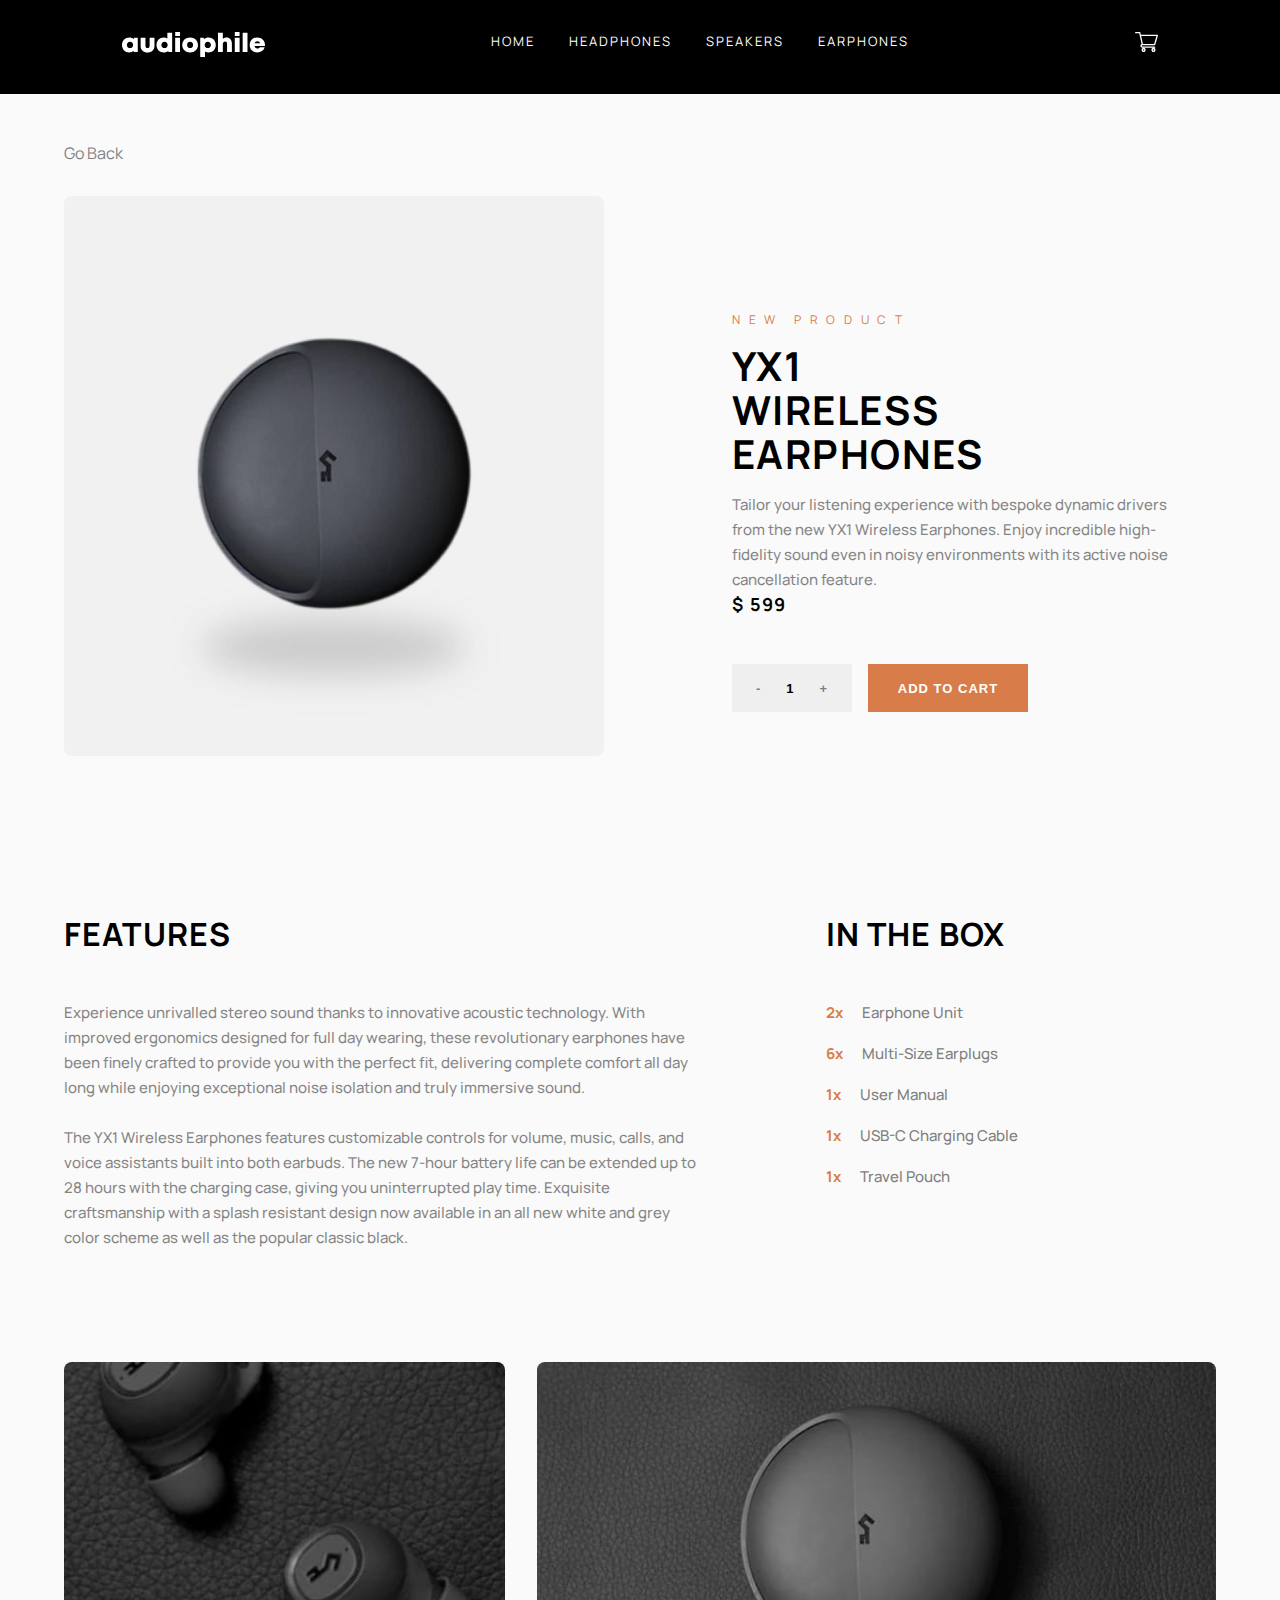
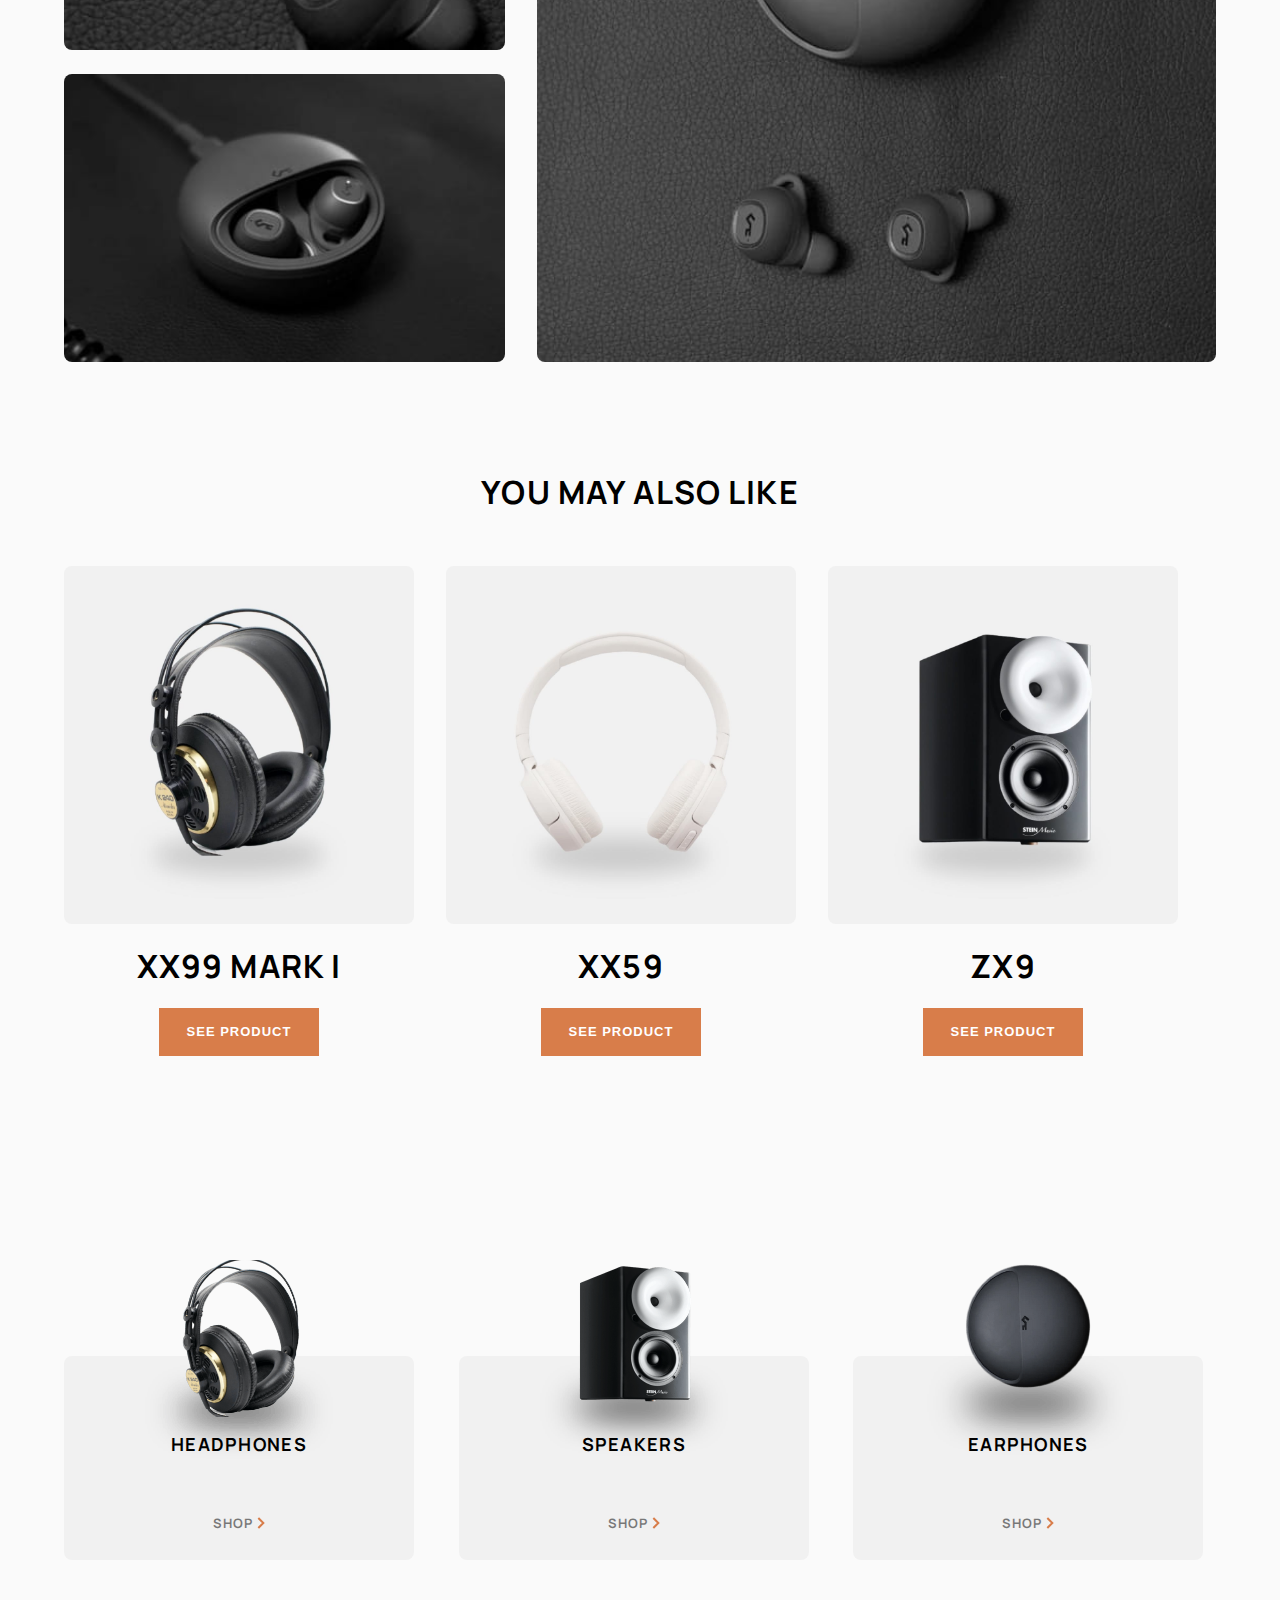
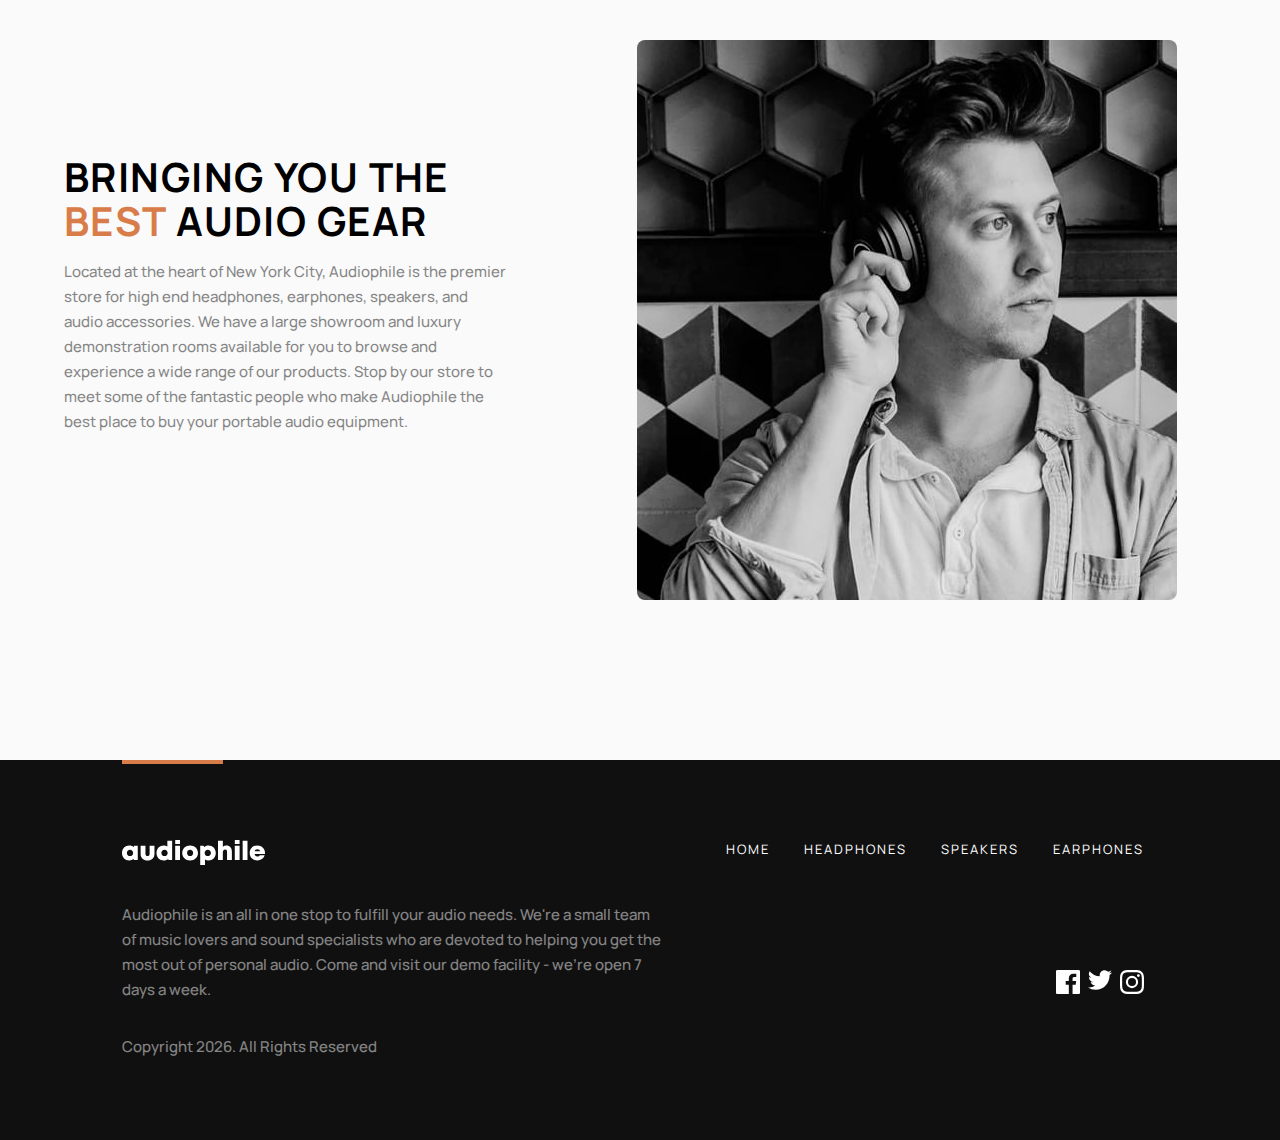
<file: product-earphones.html>
<!DOCTYPE html>
<html lang="en">

<head>
  <meta charset="UTF-8">
  <meta name="viewport" content="width=device-width, initial-scale=1.0">

  <link rel="icon" type="image/png" sizes="32x32" href="./assets/favicon-32x32.png">

  <title>Frontend Mentor | yx1 Earphones</title>
   <link rel="stylesheet" href="style.css" />
    <link rel="stylesheet" href="css/pages.css" />
</head>

<body>

   <!-- Navbar -->
    <nav class="page-nav">
      <div class="nav-logo-menu">
        <button class="menu-btn">
          <img
            src="./assets/shared/tablet/icon-hamburger.svg"
            alt="menu-icon"
          />
        </button>
        <a href="index.html" class="logo"
          ><img src="./assets/shared/desktop/logo.svg" alt="logo"
        /></a>
      </div>
      <ul class="nav-links">
        <li class="nav-link"><a href="index.html"> Home</a></li>
        <li class="nav-link"><a href="headphones.html"> Headphones</a></li>
        <li class="nav-link"><a href="speakers.html"> Speakers</a></li>
        <li class="nav-link"><a href="earphones.html"> Earphones</a></li>
      </ul>
      <div class="nav-cart-section">
        <img
          class="nav-cart"
          src="assets/shared/desktop/icon-cart.svg"
          alt="cart"
        />
      </div>
      <div class="side-menu hide">
      <div class="nav-logo-menu">
    <a href="index.html" class="logo"><img src="./assets/shared/desktop/logo.svg" alt="logo"></a>
    <span class="remove-menu"><i class="bi bi-x-lg"></i></span>
    </div>
       <ul class="side-links">
      <li class="nav-link"><i class="bi bi-house"></i><a href="index.html"> Home</a></li>
      <li class="nav-link"><i class="bi bi-headphones"></i><a href="headphones.html"> Headphones</a></li>
        <li class="nav-link"><i class="bi bi-speaker"></i><a href="speakers.html"> Speakers</a></li>
        <li class="nav-link"><i class="bi bi-earbuds"></i><a href="earphones.html"> Earphones</a></li>
     
    </ul>

    </div>
    </nav>

    <main class="product-main">
      <!-- go back -->
      <div class="go-back-container">
        <a href="javascript:history.back()" id="go-back">go back</a>
      </div>

      <!-- new product section -->
      <article class="page-product" id="section-product">
        <div class="page-product-img yx1-earphones-img"></div>
        <div class="page-product-info">
          <h5>New product</h5>
          <h2> YX1 <br>Wireless Earphones</h2>
          <p>
            Tailor your listening experience with bespoke dynamic drivers from the new YX1 Wireless Earphones. 
            Enjoy incredible high-fidelity sound even in noisy environments with its active noise cancellation feature.
          </p>
          <h4 class="price">$ 599</h4>
          <div class="add-to-cart">
            <button class="btn add-minus-btn">
              <span class="decrease">-</span>
              <span class="amount">1</span>
              <span class="increase">+</span>
            </button>
            <button class="btn btn-primary add " data-id="1">add to cart</button>
          </div>
        </div>
      </article>

      <!-- features -->
      <article class="features-section">
        <section class="features">
          <h2>features</h2>
          <p>
             Experience unrivalled stereo sound thanks to innovative acoustic technology. With improved ergonomics 
            designed for full day wearing, these revolutionary earphones have been finely crafted to provide you with 
            the perfect fit, delivering complete comfort all day long while enjoying exceptional noise isolation and 
            truly immersive sound.
              <br><br>
            The YX1 Wireless Earphones features customizable controls for volume, music, calls, and voice assistants 
            built into both earbuds. The new 7-hour battery life can be extended up to 28 hours with the charging case, 
            giving you uninterrupted play time. Exquisite craftsmanship with a splash resistant design now available in 
            an all new white and grey color scheme as well as the popular classic black.
          </p>
        </section>
        <section class="in-box">
          <h2>In the box</h2>
           <div>
          <h4><span class="times">2x</span> Earphone unit</h4>
          <h4><span class="times">6x</span> Multi-size earplugs</h4>
          <h4><span class="times">1x</span>  user manual</h4>
          <h4><span class="times">1x</span> USB-C charging cable</h4>
           <h4><span class="times">1x</span>  Travel pouch</h4>
           </div>
          
        </section>
      </article>

      <!-- gallery -->
      <div class="gallery">
        <div class="left-gallery">
          <div class="left-gallery-img1-earphones gall-img"></div>
          <div class="left-gallery-img2-earphones gall-img"></div>
        </div>
        <div class="right-gallery-earphones gall-img"></div>
      </div>

      <!-- you may also like section -->
      <div>
        <header class="also-like-header"><h2>you may also like</h2></header>
         <article class="also-like">
       
        <section class="also-section">
          <div class="also-like-markI also-img"></div>
          <div class="also-like-info">
            <h2>XX99 Mark I</h2>
            <button class="btn btn-primary"><a href="product-xx99-mark-one-headphones.html">see product</a></button>
          </div>
        </section>
        <section class="also-section">
          <div class="also-like-xx59 also-img"></div>
          <div class="also-like-info">
            <h2>xx59</h2>
            <button class="btn btn-primary"><a href="product-xx59-headphones.html">see product</a></button>
          </div>
        </section>
        <section class="also-section">
          <div class="also-like-zx9 also-img"></div>
          <div class="also-like-info">
            <h2>zx9</h2>
            <button class="btn btn-primary"><a href="product-zx9-speaker.html">see product</a></button>
          </div>
        </section>
      </article>
      </div>
     

      <!-- product list -->
      <article class="product-list-home" id="page-list" >
        <!-- headphones -->
        <section>
          <img
            src="assets/shared/desktop/image-category-thumbnail-headphones.png"
            alt="speakers"
            class="thumbnail headphones-thumbnail"
          />
          <h4>Headphones</h4>
          <a href="headphones.html" class="shop">
            <span>Shop </span
            ><img
              src="assets/shared/desktop/icon-arrow-right.svg"
              alt="right arrow"
              class="right-arrow"
          /></a>
        </section>
        <!-- speakers -->
        <section>
          <img
            src="assets/shared/desktop/image-category-thumbnail-speakers.png"
            alt="speaker"
            class="thumbnail speakers-thumbnail"
          />
          <h4>Speakers</h4>
          <a href="speakers.html" class="shop"
            ><span>Shop </span>
            <img
              src="assets/shared/desktop/icon-arrow-right.svg"
              alt="right arrow"
              class="right-arrow"
          /></a>
        </section>
        <!-- earphones -->
        <section>
          <img
            src="assets/shared/desktop/image-category-thumbnail-earphones.png"
            alt="earphones"
            class="thumbnail earphones-thumbnail"
          />
          <h4>Earphones</h4>
          <a href="earphones.html" class="shop"
            ><span>Shop </span
            ><img
              src="assets/shared/desktop/icon-arrow-right.svg"
              alt="right arrow"
              class="right-arrow"
          /></a>
        </section>
      </article>

      <!-- Best audio gear -->
      <article class="page-product reverse-div" id="audio-gear">
        <div class="page-product-info reverse-text">
          <h2>Bringing you the <span class="best">best</span> audio gear</h2>
          <p>
            Located at the heart of New York City, Audiophile is the premier
            store for high end headphones, earphones, speakers, and audio
            accessories. We have a large showroom and luxury demonstration rooms
            available for you to browse and experience a wide range of our
            products. Stop by our store to meet some of the fantastic people who
            make Audiophile the best place to buy your portable audio equipment.
          </p>
        </div>
        <div class="audio-gear-img page-product-img reverse-img"></div>
      </article>
    </main>

    <!-- footer -->
    <footer>
      <div class="footer-border"></div>
      <div>
        <a href="index.html" class="footer-logo"
          ><img src="assets/shared/desktop/logo.svg" alt="logo"
        /></a>

        <p class="footer-info">
          Audiophile is an all in one stop to fulfill your audio needs. We're a
          small team of music lovers and sound specialists who are devoted to
          helping you get the most out of personal audio. Come and visit our
          demo facility - we’re open 7 days a week.
        </p>
        <!-- html & actual year -->
        <p class="copyright">
          Copyright <span class="year"></span>. All Rights Reserved
        </p>
      </div>
      <div class="footer-left">
        <ul class="footer-links">
          <li class="footer-link"><a href="index.html"> Home</a></li>
          <li class="footer-link"><a href="headphones.html"> Headphones</a></li>
          <li class="footer-link"><a href="speakers.html"> Speakers</a></li>
          <li class="footer-link"><a href="earphones.html"> Earphones</a></li>
        </ul>

        <!-- social links -->
        <div class="social-links-footer">
          <!-- facebook -->
        <a href="https://www.facebook.com/" target="_blank">
        
        <svg width="24" height="24" xmlns="http://www.w3.org/2000/svg"><path d="M22.675 0H1.325C.593 0 0 .593 0 1.325v21.351C0 23.407.593 24 1.325 24H12.82v-9.294H9.692v-3.622h3.128V8.413c0-3.1 1.893-4.788 4.659-4.788 1.325 0 2.463.099 2.795.143v3.24l-1.918.001c-1.504 0-1.795.715-1.795 1.763v2.313h3.587l-.467 3.622h-3.12V24h6.116c.73 0 1.323-.593 1.323-1.325V1.325C24 .593 23.407 0 22.675 0z" fill="#FFF" fill-rule="nonzero"/></svg>
            
        </a>
        <!-- twitter -->
       <a href="https://twitter.com/home"  target="_blank">
        <svg width="24" height="20" xmlns="http://www.w3.org/2000/svg"><path d="M24 2.557a9.83 9.83 0 01-2.828.775A4.932 4.932 0 0023.337.608a9.864 9.864 0 01-3.127 1.195A4.916 4.916 0 0016.616.248c-3.179 0-5.515 2.966-4.797 6.045A13.978 13.978 0 011.671 1.149a4.93 4.93 0 001.523 6.574 4.903 4.903 0 01-2.229-.616c-.054 2.281 1.581 4.415 3.949 4.89a4.935 4.935 0 01-2.224.084 4.928 4.928 0 004.6 3.419A9.9 9.9 0 010 17.54a13.94 13.94 0 007.548 2.212c9.142 0 14.307-7.721 13.995-14.646A10.025 10.025 0 0024 2.557z" fill="#FFF" fill-rule="nonzero"/></svg>
        </a>

        <!-- instagram -->
        <a href="https://www.instagram.com/" target="_blank">
        <svg width="24" height="24" xmlns="http://www.w3.org/2000/svg"><path d="M12 2.163c3.204 0 3.584.012 4.85.07 3.252.148 4.771 1.691 4.919 4.919.058 1.265.069 1.645.069 4.849 0 3.205-.012 3.584-.069 4.849-.149 3.225-1.664 4.771-4.919 4.919-1.266.058-1.644.07-4.85.07-3.204 0-3.584-.012-4.849-.07-3.26-.149-4.771-1.699-4.919-4.92-.058-1.265-.07-1.644-.07-4.849 0-3.204.013-3.583.07-4.849.149-3.227 1.664-4.771 4.919-4.919 1.266-.057 1.645-.069 4.849-.069zM12 0C8.741 0 8.333.014 7.053.072 2.695.272.273 2.69.073 7.052.014 8.333 0 8.741 0 12c0 3.259.014 3.668.072 4.948.2 4.358 2.618 6.78 6.98 6.98C8.333 23.986 8.741 24 12 24c3.259 0 3.668-.014 4.948-.072 4.354-.2 6.782-2.618 6.979-6.98.059-1.28.073-1.689.073-4.948 0-3.259-.014-3.667-.072-4.947-.196-4.354-2.617-6.78-6.979-6.98C15.668.014 15.259 0 12 0zm0 5.838a6.162 6.162 0 100 12.324 6.162 6.162 0 000-12.324zM12 16a4 4 0 110-8 4 4 0 010 8zm6.406-11.845a1.44 1.44 0 100 2.881 1.44 1.44 0 000-2.881z" fill="#FFF" fill-rule="nonzero"/></svg>
        </a>
         
        </div>
      </div>
    </footer>
  

   <aside class="cart-menu hide">
      <article class="cart-article">
        <header>
          <h3>cart <span class="cart-quantity">( 3 )</span></h3>
          <p class="remove-all">Remove all</p>
        </header>
        <div class="cart-list">
          
          
           
        </div>

        <div class="cart-total-section">
          <h4 class="total">total</h4>
          <h5 class="cart-total"></h5>
        </div>

        <div class="checkout-section">
          <button class="btn btn-primary checkout-button"><a href="checkout.html">checkout</a></button>
        </div>
      
      </article>
    </aside>


    <script type="module" src="app.js"></script>
    <script type="module" src="./js/addToCart.js"></script>
</body>



</html>
</file>
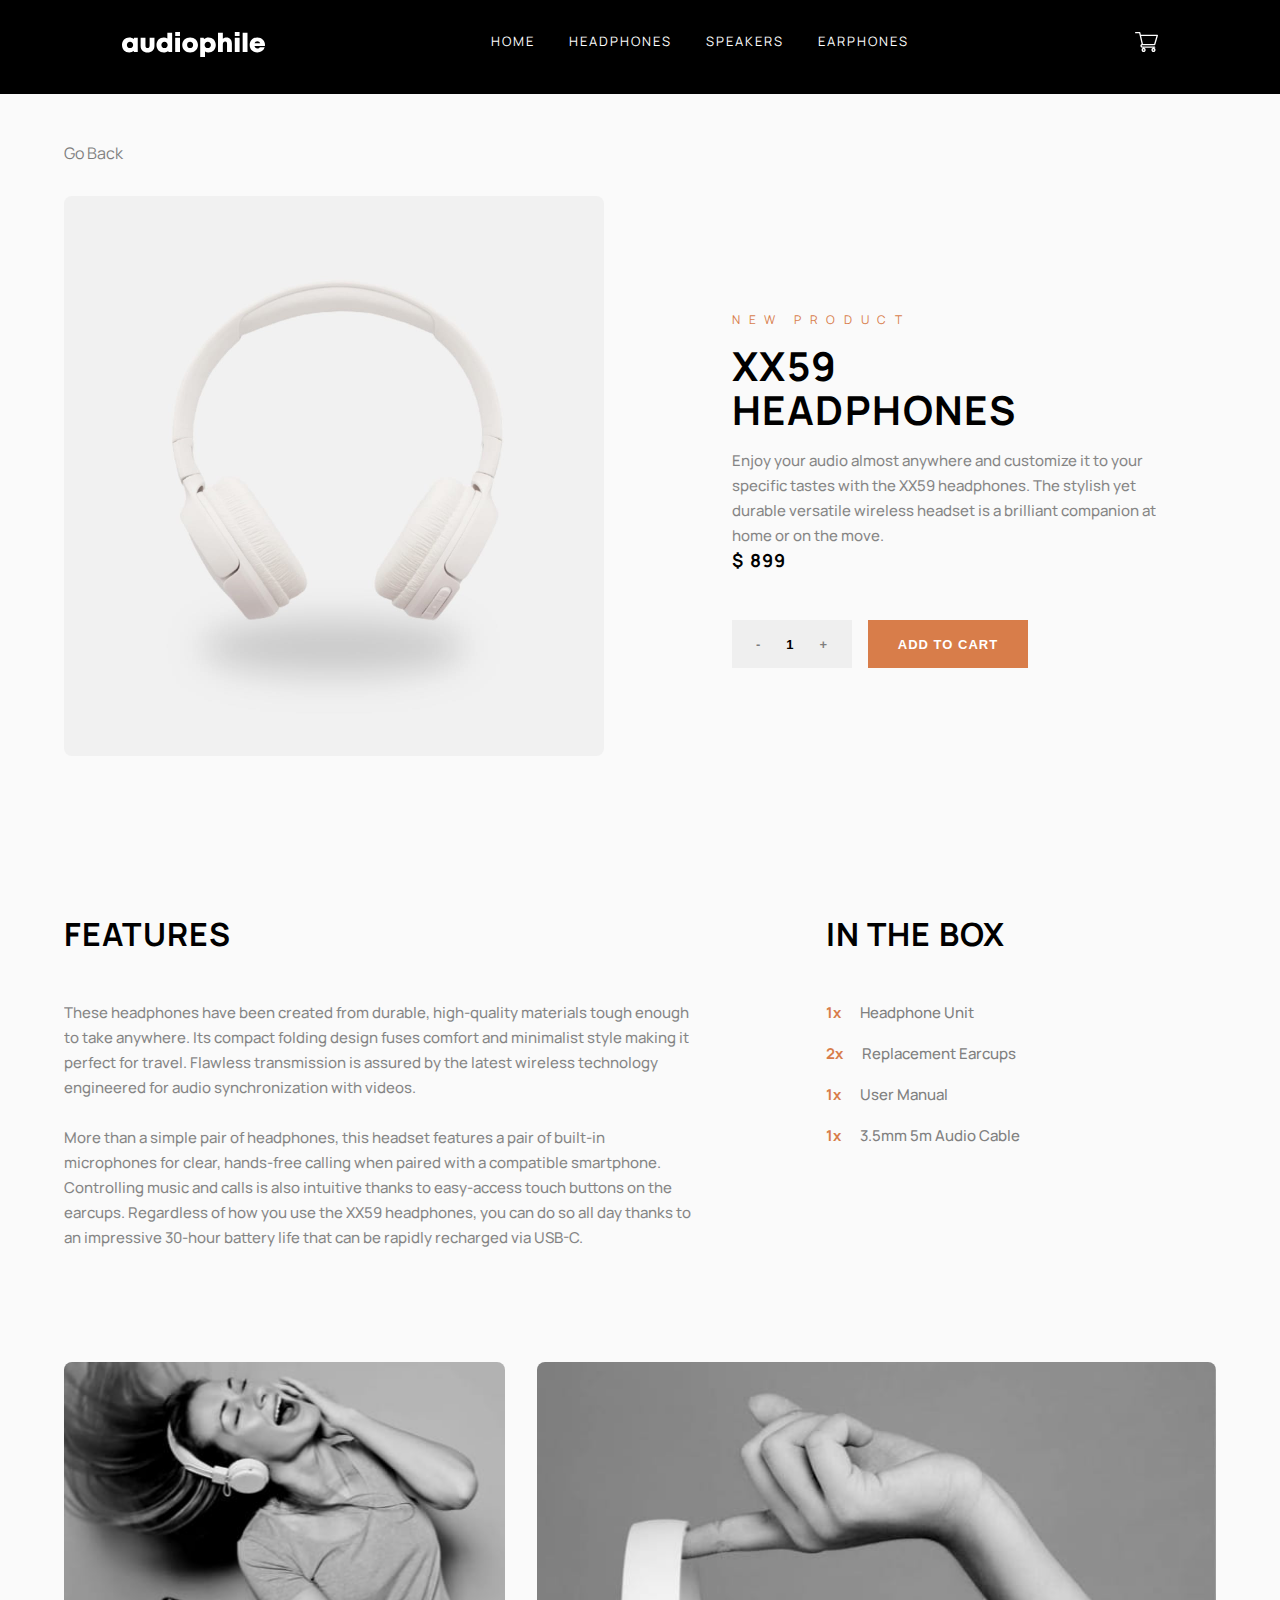
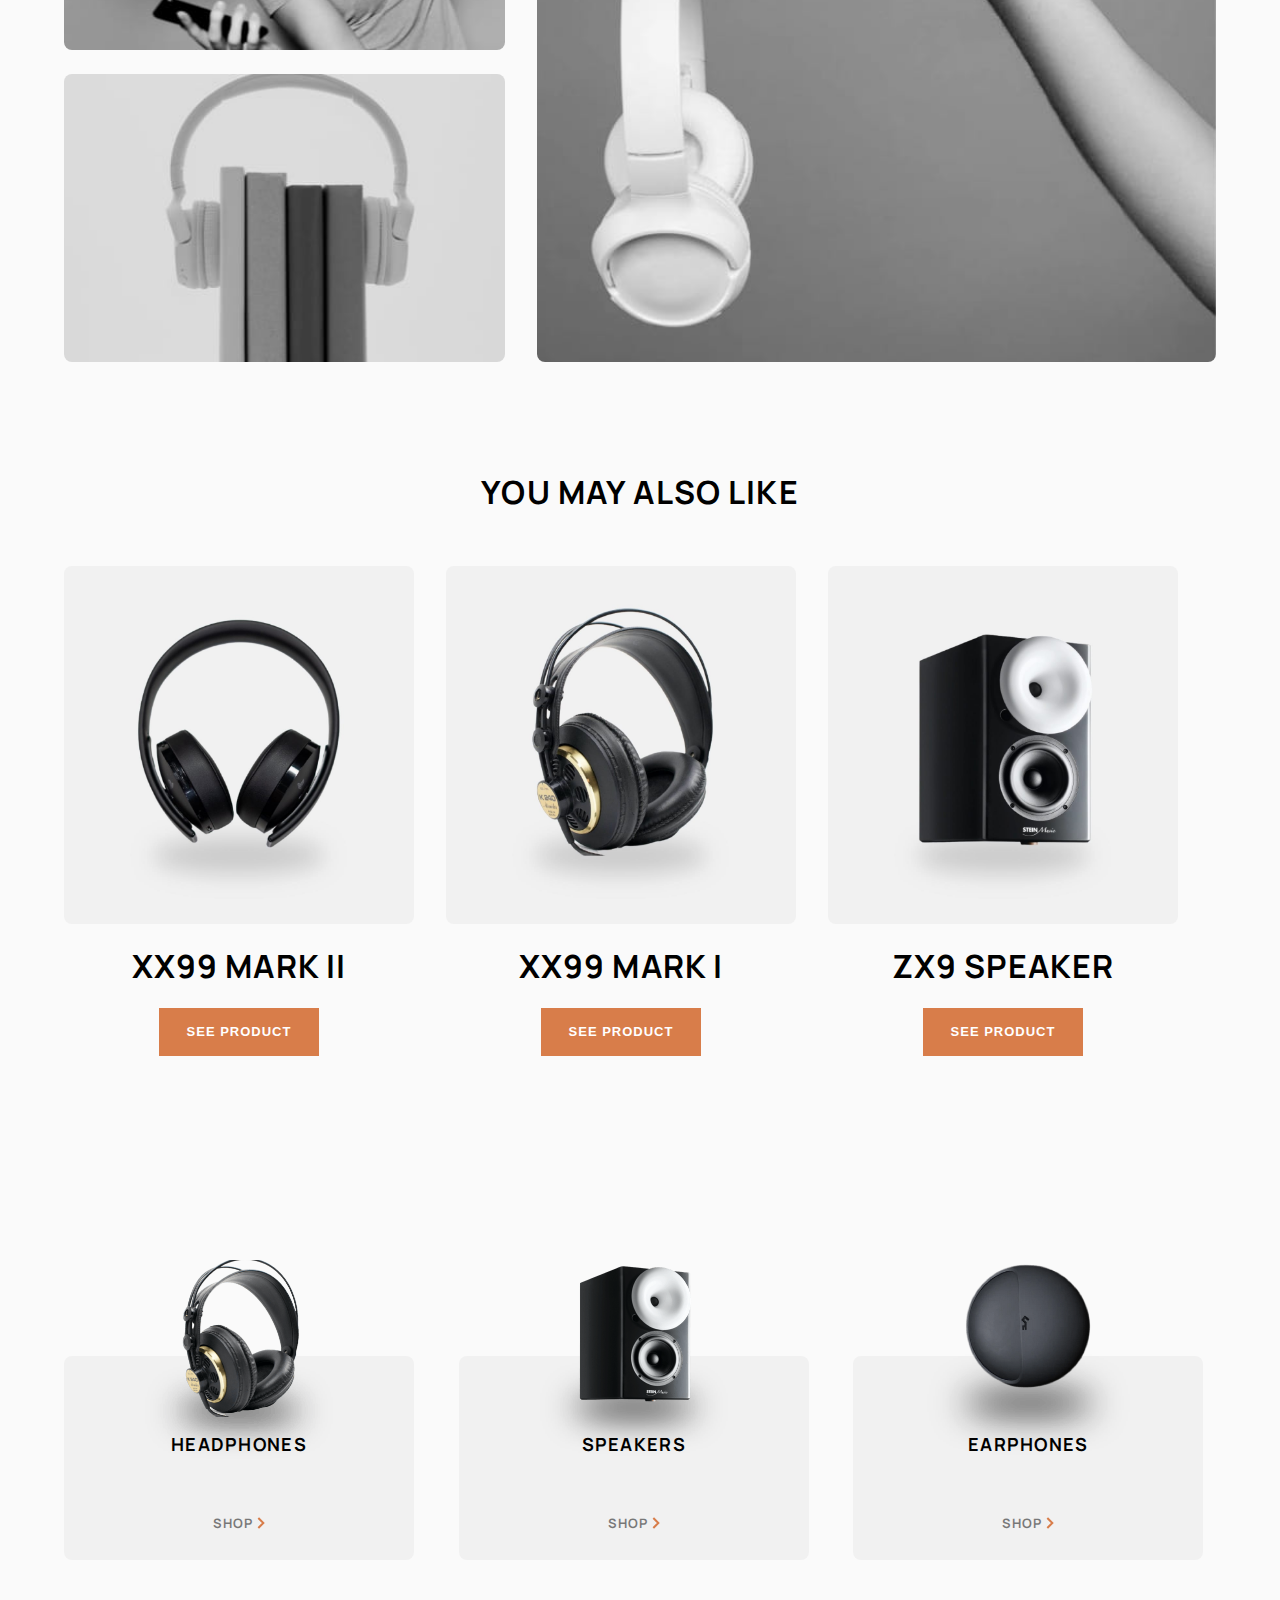
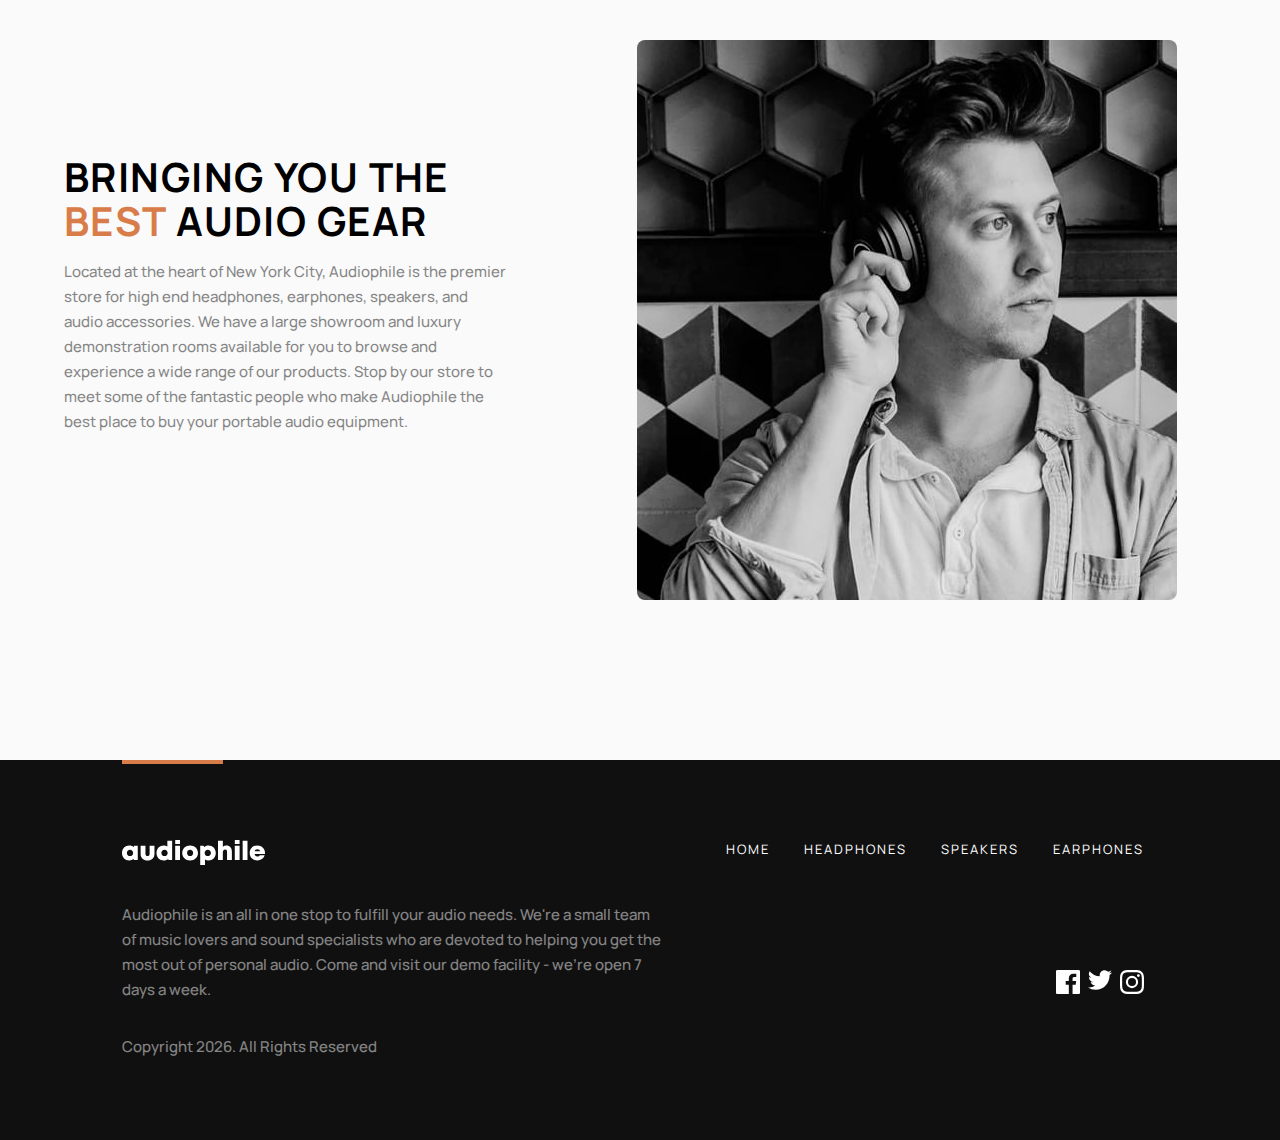
<file: product-xx59-headphones.html>
<!DOCTYPE html>
<html lang="en">
  <head>
    <meta charset="UTF-8" />
    <meta name="viewport" content="width=device-width, initial-scale=1.0" />

    <link
      rel="icon"
      type="image/png"
      sizes="32x32"
      href="./assets/favicon-32x32.png"
    />

    <title>Frontend Mentor | xx59 Headphones</title>
    <link rel="stylesheet" href="style.css" />
    <link rel="stylesheet" href="css/pages.css" />
  </head>

  <body>
    <!-- Navbar -->
    <nav class="page-nav">
      <div class="nav-logo-menu">
        <button class="menu-btn">
          <img
            src="./assets/shared/tablet/icon-hamburger.svg"
            alt="menu-icon"
          />
        </button>
        <a href="index.html" class="logo"
          ><img src="./assets/shared/desktop/logo.svg" alt="logo"
        /></a>
      </div>
      <ul class="nav-links">
        <li class="nav-link"><a href="index.html"> Home</a></li>
        <li class="nav-link"><a href="headphones.html"> Headphones</a></li>
        <li class="nav-link"><a href="speakers.html"> Speakers</a></li>
        <li class="nav-link"><a href="earphones.html"> Earphones</a></li>
      </ul>
      <div class="nav-cart-section">
        <img
          class="nav-cart"
          src="assets/shared/desktop/icon-cart.svg"
          alt="cart"
        />
      </div>
      <div class="side-menu hide">
      <div class="nav-logo-menu">
    <a href="index.html" class="logo"><img src="./assets/shared/desktop/logo.svg" alt="logo"></a>
    <span class="remove-menu"><i class="bi bi-x-lg"></i></span>
    </div>
       <ul class="side-links">
      <li class="nav-link"><i class="bi bi-house"></i><a href="index.html"> Home</a></li>
      <li class="nav-link"><i class="bi bi-headphones"></i><a href="headphones.html"> Headphones</a></li>
        <li class="nav-link"><i class="bi bi-speaker"></i><a href="speakers.html"> Speakers</a></li>
        <li class="nav-link"><i class="bi bi-earbuds"></i><a href="earphones.html"> Earphones</a></li>
     
    </ul>

    </div>
    </nav>

    <main class="product-main">
      <!-- go back -->
      <div class="go-back-container">
        <a href="javascript:history.back()" id="go-back">go back</a>
      </div>

      <!-- new product section -->
      <article class="page-product" id="section-product">
        <div class="page-product-img xx59-img"></div>
        <div class="page-product-info">
          <h5>New product</h5>
          <h2>XX59<br> Headphones</h2>
          <p>
            Enjoy your audio almost anywhere and customize it to your specific
            tastes with the XX59 headphones. The stylish yet durable versatile
            wireless headset is a brilliant companion at home or on the move.
          </p>
          <h4 class="price">$ 899</h4>
          <div class="add-to-cart">
            <button class="btn add-minus-btn">
              <span class="decrease">-</span>
              <span class="amount">1</span>
              <span class="increase">+</span>
            </button>
            <button class="btn btn-primary add" data-id="2">add to cart</button>
          </div>
        </div>
      </article>

      <!-- features -->
      <article class="features-section">
        <section class="features">
          <h2>features</h2>
          <p>
            These headphones have been created from durable, high-quality
            materials tough enough to take anywhere. Its compact folding design
            fuses comfort and minimalist style making it perfect for travel.
            Flawless transmission is assured by the latest wireless technology
            engineered for audio synchronization with videos.
          <br><br>
            More than a simple pair of headphones, this headset features a pair
            of built-in microphones for clear, hands-free calling when paired
            with a compatible smartphone. Controlling music and calls is also
            intuitive thanks to easy-access touch buttons on the earcups.
            Regardless of how you use the XX59 headphones, you can do so all day
            thanks to an impressive 30-hour battery life that can be rapidly
            recharged via USB-C.
          </p>
        </section>
        <section class="in-box">
          <h2>In the box</h2>
           <div>
          <h4><span class="times">1x</span>  headphone unit</h4>
          <h4><span class="times">2x</span>  replacement earcups</h4>
          <h4><span class="times">1x</span>  user manual</h4>
          <h4><span class="times">1x</span>  3.5mm 5m audio cable</h4>
           </div>
          
        </section>
      </article>

      <!-- gallery -->
      <div class="gallery">
        <div class="left-gallery">
          <div class="left-gallery-img1 gall-img"></div>
          <div class="left-gallery-img2 gall-img"></div>
        </div>
        <div class="right-gallery gall-img"></div>
      </div>

      <!-- you may also like section -->
      <div>
        <header class="also-like-header"><h2>you may also like</h2></header>
         <article class="also-like">
       
        <section class="also-section">
          <div class="also-like-markII also-img"></div>
          <div class="also-like-info">
            <h2>XX99 Mark II</h2>
            <button class="btn btn-primary"><a href="product-xx99-mark-two-headphones.html">see product</a></button>
          </div>
        </section>
        <section class="also-section">
          <div class="also-like-markI also-img"></div>
          <div class="also-like-info">
            <h2>XX99 Mark I</h2>
            <button class="btn btn-primary"><a href="product-xx99-mark-one-headphones.html">see product</a></button>
          </div>
        </section>
        <section class="also-section">
          <div class="also-like-zx9 also-img"></div>
          <div class="also-like-info">
            <h2>ZX9 speaker</h2>
            <button class="btn btn-primary"><a href="product-zx9-speaker.html">see product</a></button>
          </div>
        </section>
      </article>
      </div>
     

      <!-- product list -->
      <article class="product-list-home" id="page-list" >
        <!-- headphones -->
        <section>
          <img
            src="assets/shared/desktop/image-category-thumbnail-headphones.png"
            alt="speakers"
            class="thumbnail headphones-thumbnail"
          />
          <h4>Headphones</h4>
          <a href="headphones.html" class="shop">
            <span>Shop </span
            ><img
              src="assets/shared/desktop/icon-arrow-right.svg"
              alt="right arrow"
              class="right-arrow"
          /></a>
        </section>
        <!-- speakers -->
        <section>
          <img
            src="assets/shared/desktop/image-category-thumbnail-speakers.png"
            alt="speaker"
            class="thumbnail speakers-thumbnail"
          />
          <h4>Speakers</h4>
          <a href="speakers.html" class="shop"
            ><span>Shop </span>
            <img
              src="assets/shared/desktop/icon-arrow-right.svg"
              alt="right arrow"
              class="right-arrow"
          /></a>
        </section>
        <!-- earphones -->
        <section>
          <img
            src="assets/shared/desktop/image-category-thumbnail-earphones.png"
            alt="earphones"
            class="thumbnail earphones-thumbnail"
          />
          <h4>Earphones</h4>
          <a href="earphones.html" class="shop"
            ><span>Shop </span
            ><img
              src="assets/shared/desktop/icon-arrow-right.svg"
              alt="right arrow"
              class="right-arrow"
          /></a>
        </section>
      </article>

      <!-- Best audio gear -->
      <article class="page-product reverse-div" id="audio-gear">
        <div class="page-product-info reverse-text">
          <h2>Bringing you the <span class="best">best</span> audio gear</h2>
          <p>
            Located at the heart of New York City, Audiophile is the premier
            store for high end headphones, earphones, speakers, and audio
            accessories. We have a large showroom and luxury demonstration rooms
            available for you to browse and experience a wide range of our
            products. Stop by our store to meet some of the fantastic people who
            make Audiophile the best place to buy your portable audio equipment.
          </p>
        </div>
        <div class="audio-gear-img page-product-img reverse-img"></div>
      </article>
    </main>

    <!-- footer -->
    <footer>
      <div class="footer-border"></div>
      <div>
        <a href="index.html" class="footer-logo"
          ><img src="assets/shared/desktop/logo.svg" alt="logo"
        /></a>

        <p class="footer-info">
          Audiophile is an all in one stop to fulfill your audio needs. We're a
          small team of music lovers and sound specialists who are devoted to
          helping you get the most out of personal audio. Come and visit our
          demo facility - we’re open 7 days a week.
        </p>
        <!-- html & actual year -->
        <p class="copyright">
          Copyright <span class="year"></span>. All Rights Reserved
        </p>
      </div>
      <div class="footer-left">
        <ul class="footer-links">
          <li class="footer-link"><a href="index.html"> Home</a></li>
          <li class="footer-link"><a href="headphones.html"> Headphones</a></li>
          <li class="footer-link"><a href="speakers.html"> Speakers</a></li>
          <li class="footer-link"><a href="earphones.html"> Earphones</a></li>
        </ul>

        <!-- use svg instead -->
        <div class="social-links-footer">
         <!-- facebook -->
        <a href="https://www.facebook.com/" target="_blank">
        
        <svg width="24" height="24" xmlns="http://www.w3.org/2000/svg"><path d="M22.675 0H1.325C.593 0 0 .593 0 1.325v21.351C0 23.407.593 24 1.325 24H12.82v-9.294H9.692v-3.622h3.128V8.413c0-3.1 1.893-4.788 4.659-4.788 1.325 0 2.463.099 2.795.143v3.24l-1.918.001c-1.504 0-1.795.715-1.795 1.763v2.313h3.587l-.467 3.622h-3.12V24h6.116c.73 0 1.323-.593 1.323-1.325V1.325C24 .593 23.407 0 22.675 0z" fill="#FFF" fill-rule="nonzero"/></svg>
            
        </a>
        <!-- twitter -->
       <a href="https://twitter.com/home"  target="_blank">
        <svg width="24" height="20" xmlns="http://www.w3.org/2000/svg"><path d="M24 2.557a9.83 9.83 0 01-2.828.775A4.932 4.932 0 0023.337.608a9.864 9.864 0 01-3.127 1.195A4.916 4.916 0 0016.616.248c-3.179 0-5.515 2.966-4.797 6.045A13.978 13.978 0 011.671 1.149a4.93 4.93 0 001.523 6.574 4.903 4.903 0 01-2.229-.616c-.054 2.281 1.581 4.415 3.949 4.89a4.935 4.935 0 01-2.224.084 4.928 4.928 0 004.6 3.419A9.9 9.9 0 010 17.54a13.94 13.94 0 007.548 2.212c9.142 0 14.307-7.721 13.995-14.646A10.025 10.025 0 0024 2.557z" fill="#FFF" fill-rule="nonzero"/></svg>
        </a>

        <!-- instagram -->
        <a href="https://www.instagram.com/" target="_blank">
        <svg width="24" height="24" xmlns="http://www.w3.org/2000/svg"><path d="M12 2.163c3.204 0 3.584.012 4.85.07 3.252.148 4.771 1.691 4.919 4.919.058 1.265.069 1.645.069 4.849 0 3.205-.012 3.584-.069 4.849-.149 3.225-1.664 4.771-4.919 4.919-1.266.058-1.644.07-4.85.07-3.204 0-3.584-.012-4.849-.07-3.26-.149-4.771-1.699-4.919-4.92-.058-1.265-.07-1.644-.07-4.849 0-3.204.013-3.583.07-4.849.149-3.227 1.664-4.771 4.919-4.919 1.266-.057 1.645-.069 4.849-.069zM12 0C8.741 0 8.333.014 7.053.072 2.695.272.273 2.69.073 7.052.014 8.333 0 8.741 0 12c0 3.259.014 3.668.072 4.948.2 4.358 2.618 6.78 6.98 6.98C8.333 23.986 8.741 24 12 24c3.259 0 3.668-.014 4.948-.072 4.354-.2 6.782-2.618 6.979-6.98.059-1.28.073-1.689.073-4.948 0-3.259-.014-3.667-.072-4.947-.196-4.354-2.617-6.78-6.979-6.98C15.668.014 15.259 0 12 0zm0 5.838a6.162 6.162 0 100 12.324 6.162 6.162 0 000-12.324zM12 16a4 4 0 110-8 4 4 0 010 8zm6.406-11.845a1.44 1.44 0 100 2.881 1.44 1.44 0 000-2.881z" fill="#FFF" fill-rule="nonzero"/></svg>
        </a>

         
        </div>
      </div>
    </footer>

    <aside class="cart-menu hide">
      <article class="cart-article">
        <header>
          <h3>cart <span class="cart-quantity">( 3 )</span></h3>
          <p class="remove-all">Remove all</p>
        </header>
        <div class="cart-list">
        
          
          
          
        </div>

        <div class="cart-total-section">
          <h4 class="total">total</h4>
          <h5 class="cart-total"></h5>
        </div>

        <div class="checkout-section">
          <button class="btn btn-primary checkout-button"><a href="checkout.html">checkout</a></button>
        </div>
      
      </article>
    </aside>


    <script type="module" src="app.js"></script>
    <script type="module" src="./js/addToCart.js"></script>
  </body>
</html>
</file>
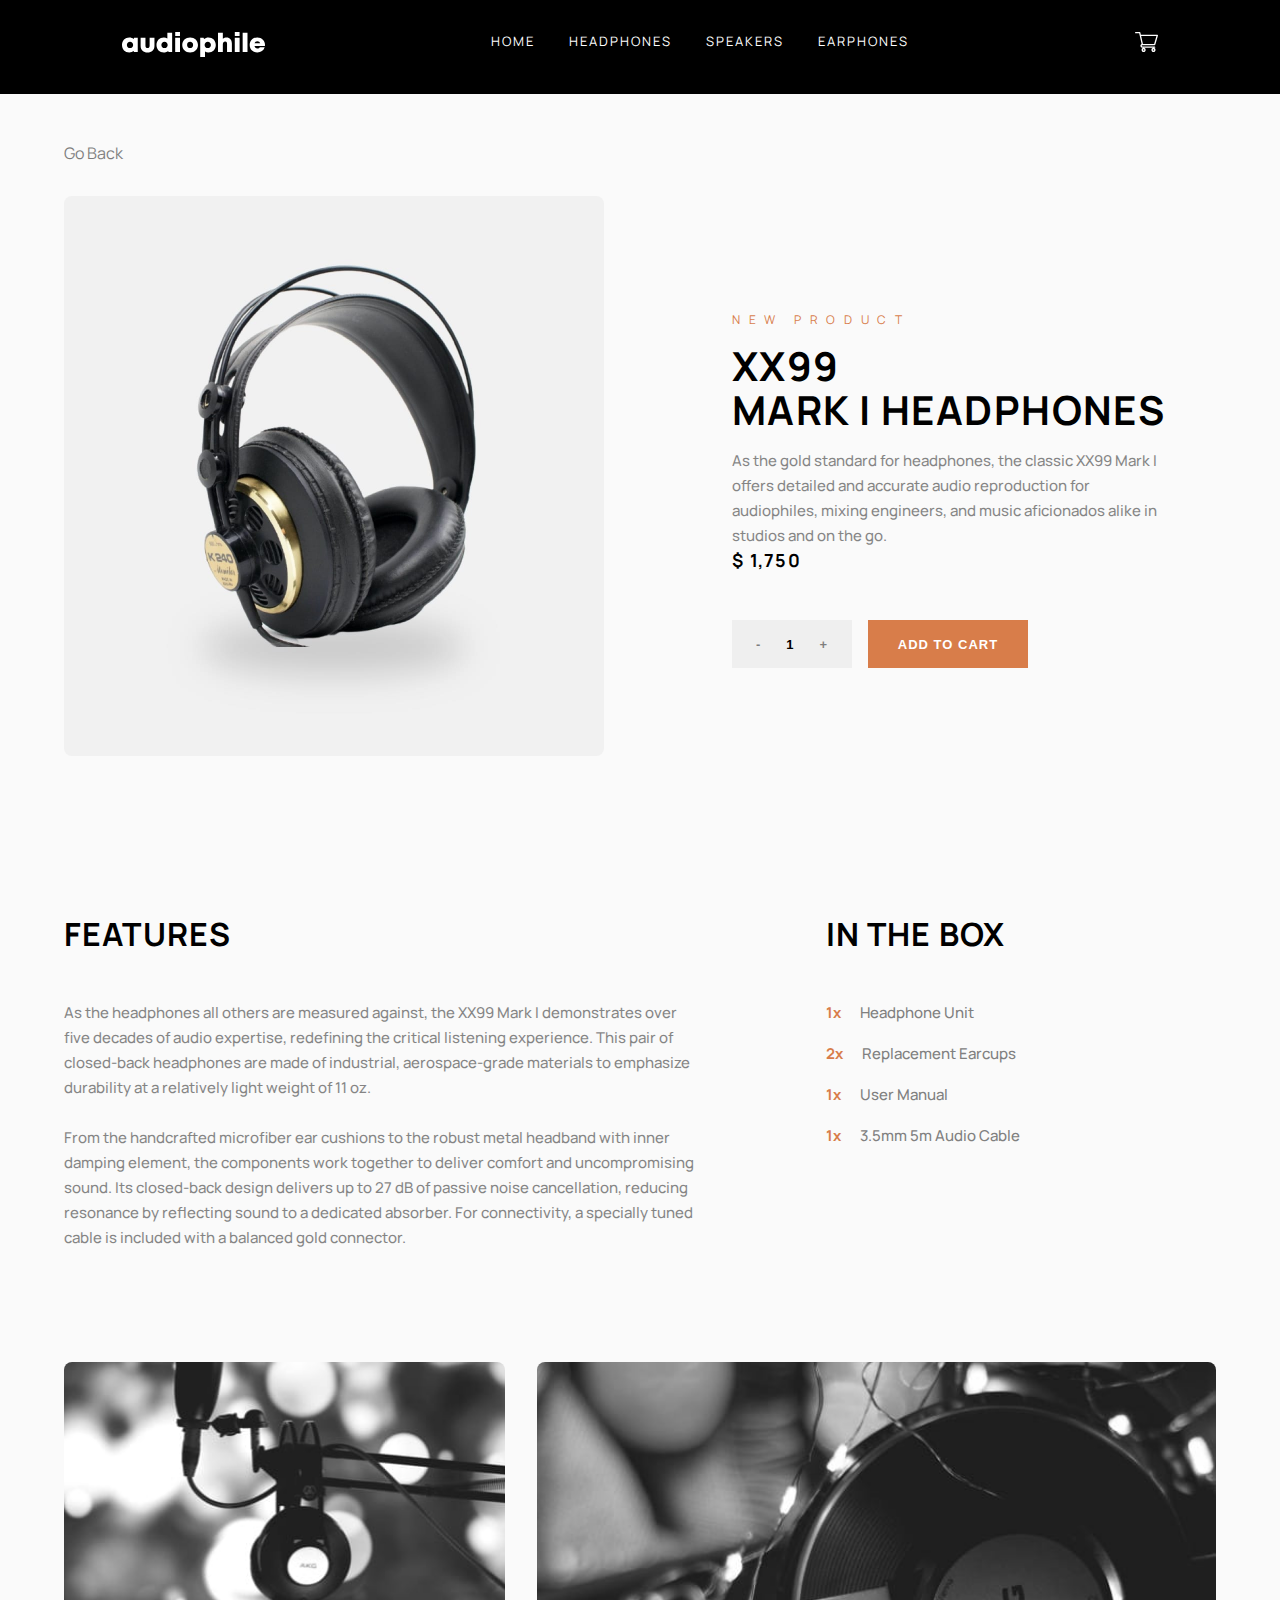
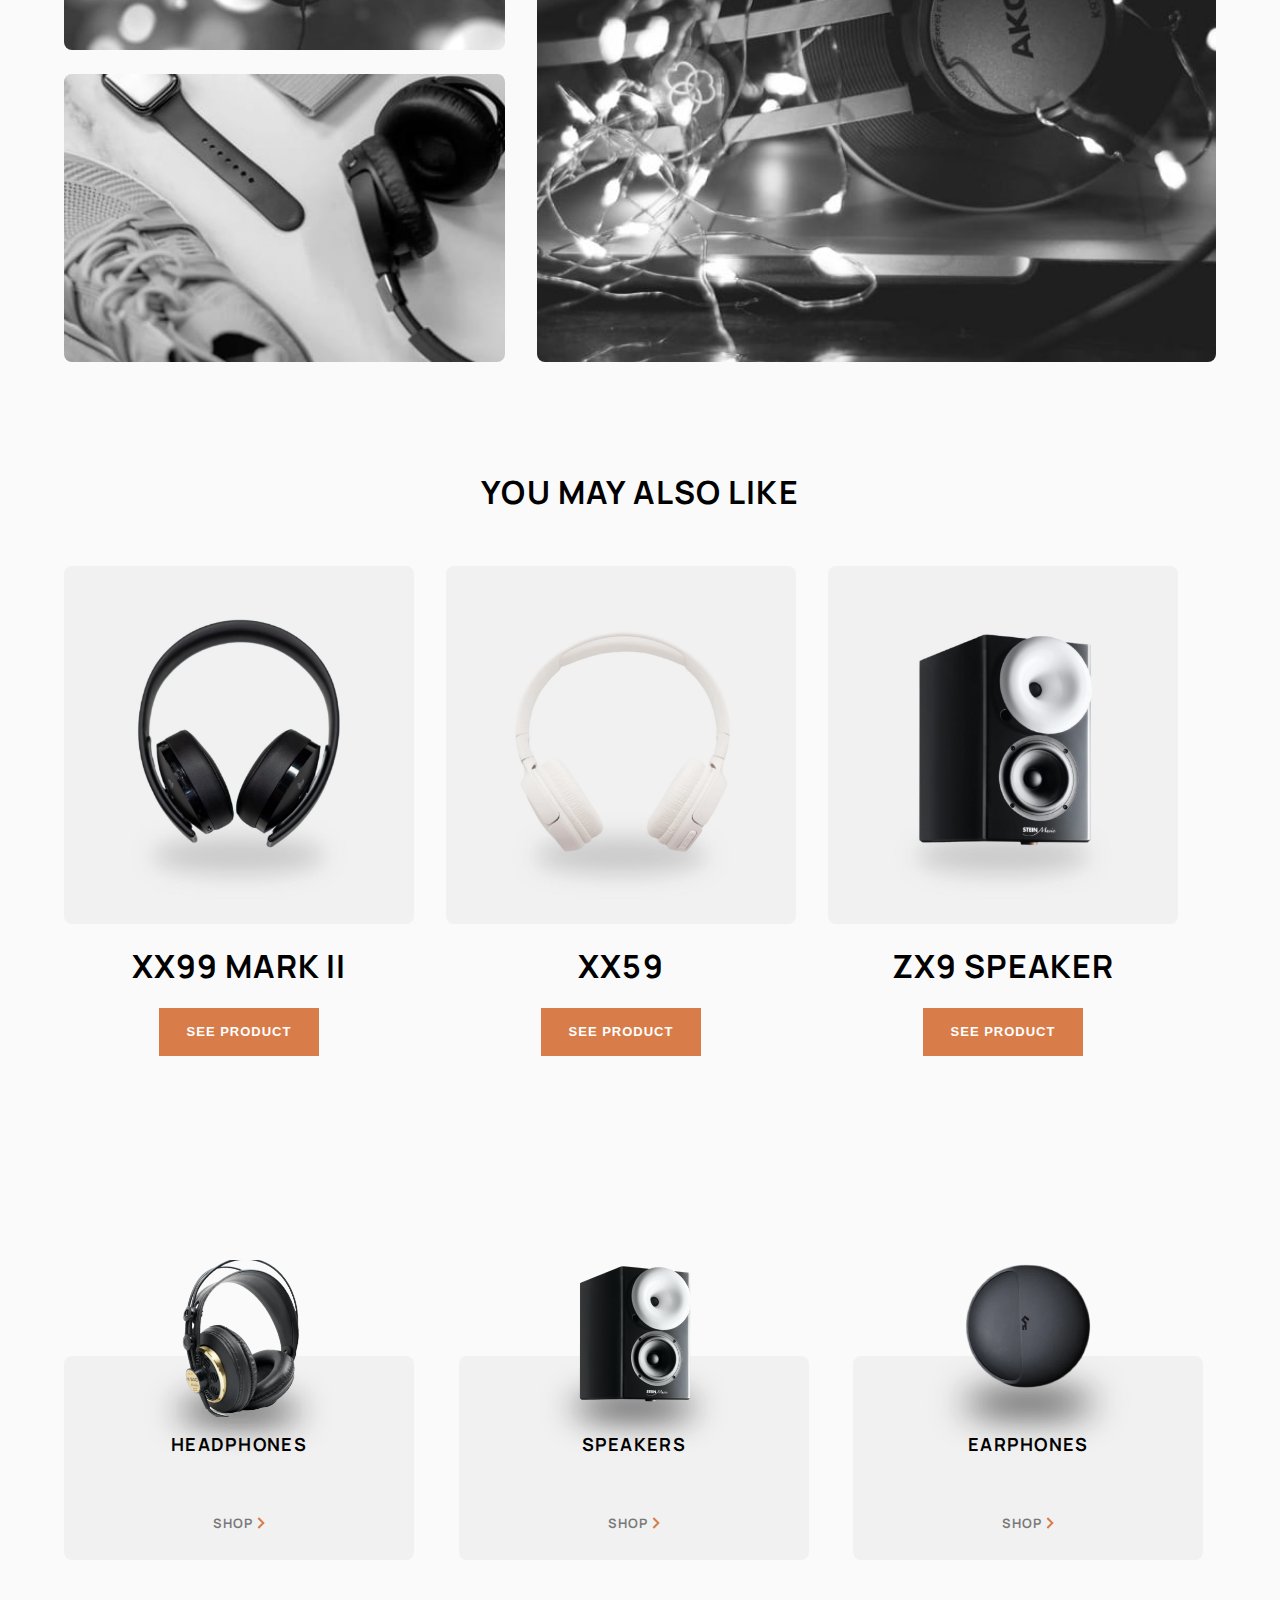
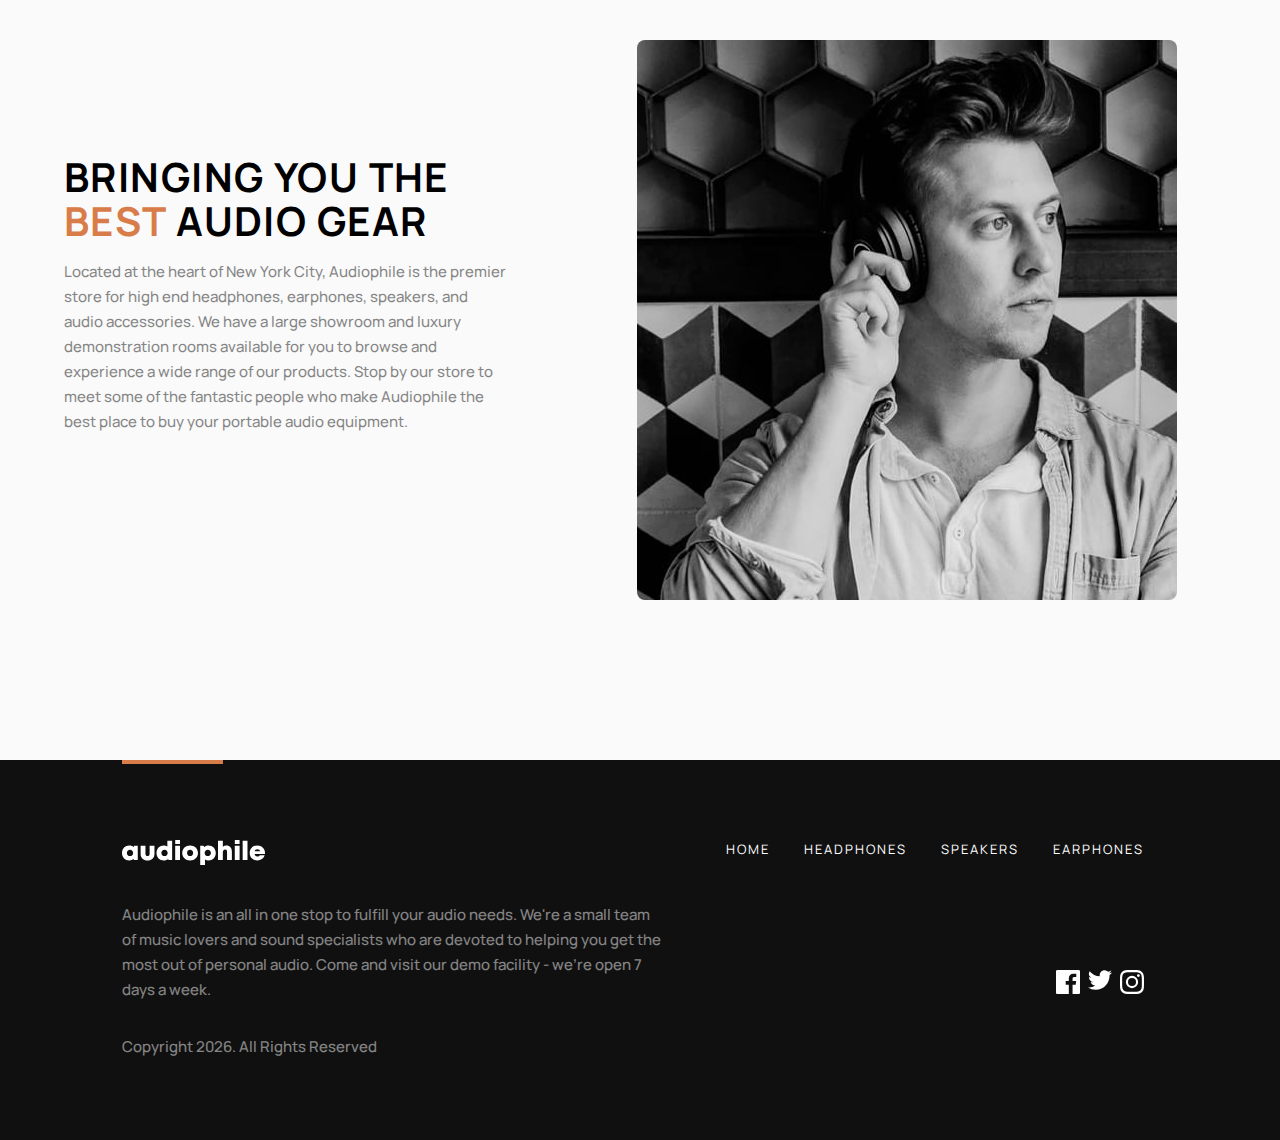
<file: product-xx99-mark-one-headphones.html>
<!DOCTYPE html>
<html lang="en">

<head>
  <meta charset="UTF-8">
  <meta name="viewport" content="width=device-width, initial-scale=1.0">

  <link rel="icon" type="image/png" sizes="32x32" href="./assets/favicon-32x32.png">

  <title>Frontend Mentor | xx99-mark-one-headphones</title>
   <link rel="stylesheet" href="style.css" />
    <link rel="stylesheet" href="css/pages.css" />
</head>

<body>
    <!-- Navbar -->
    <nav class="page-nav">
      <div class="nav-logo-menu">
        <button class="menu-btn">
          <img
            src="./assets/shared/tablet/icon-hamburger.svg"
            alt="menu-icon"
          />
        </button>
        <a href="index.html" class="logo"
          ><img src="./assets/shared/desktop/logo.svg" alt="logo"
        /></a>
      </div>
      <ul class="nav-links">
        <li class="nav-link"><a href="index.html"> Home</a></li>
        <li class="nav-link"><a href="headphones.html"> Headphones</a></li>
        <li class="nav-link"><a href="speakers.html"> Speakers</a></li>
        <li class="nav-link"><a href="earphones.html"> Earphones</a></li>
      </ul>
      <div class="nav-cart-section">
        <img
          class="nav-cart"
          src="assets/shared/desktop/icon-cart.svg"
          alt="cart"
        />
      </div>
       <div class="side-menu hide">
      <div class="nav-logo-menu">
    <a href="index.html" class="logo"><img src="./assets/shared/desktop/logo.svg" alt="logo"></a>
    <span class="remove-menu"><i class="bi bi-x-lg"></i></span>
    </div>
       <ul class="side-links">
      <li class="nav-link"><i class="bi bi-house"></i><a href="index.html"> Home</a></li>
      <li class="nav-link"><i class="bi bi-headphones"></i><a href="headphones.html"> Headphones</a></li>
        <li class="nav-link"><i class="bi bi-speaker"></i><a href="speakers.html"> Speakers</a></li>
        <li class="nav-link"><i class="bi bi-earbuds"></i><a href="earphones.html"> Earphones</a></li>
     
    </ul>

    </div>
    </nav>

    <main class="product-main">
      <!-- go back -->
      <div class="go-back-container">
        <a href="javascript:history.back()" id="go-back">go back</a>
      </div>

      <!-- new product section -->
      <article class="page-product" id="section-product">
        <div class="page-product-img markI-img"></div>
        <div class="page-product-info">
          <h5>New product</h5>
          <h2>XX99 <br> Mark I Headphones</h2>
          <p>
              As the gold standard for headphones, the classic XX99 Mark I offers detailed and accurate 
              audio reproduction for audiophiles, mixing engineers, and music aficionados alike in studios 
              and on the go.
          </p>
          <h4 class="price">$ 1,750</h4>
          <div class="add-to-cart">
            <button class="btn add-minus-btn">
              <span class="decrease">-</span>
              <span class="amount">1</span>
              <span class="increase">+</span>
            </button>
            <button class="btn btn-primary add" data-id="3">add to cart</button>
          </div>
        </div>
      </article>

      <!-- features -->
      <article class="features-section">
        <section class="features">
          <h2>features</h2>
          <p>
           As the headphones all others are measured against, the XX99 Mark I demonstrates over five decades 
            of audio expertise, redefining the critical listening experience. This pair of closed-back headphones 
            are made of industrial, aerospace-grade materials to emphasize durability at a relatively light weight of 11 oz.
                <br><br>
            From the handcrafted microfiber ear cushions to the robust metal headband with inner damping element, 
            the components work together to deliver comfort and uncompromising sound. Its closed-back design delivers 
            up to 27 dB of passive noise cancellation, reducing resonance by reflecting sound to a dedicated absorber. 
            For connectivity, a specially tuned cable is included with a balanced gold connector.
          </p>
        </section>
        <section class="in-box">
          <h2>In the box</h2>
           <div>
            <h4><span class="times">1x</span> Headphone unit</h4>
            <h4><span class="times">2x</span> Replacement earcups</h4>
            <h4><span class="times">1x</span>  user manual</h4>
            <h4><span class="times">1x</span> 3.5mm 5m audio cable</h4>
           </div>
          
        </section>
      </article>

      <!-- gallery -->
      <div class="gallery">
        <div class="left-gallery">
          <div class="left-gallery-img1-markI gall-img"></div>
          <div class="left-gallery-img2-markI gall-img"></div>
        </div>
        <div class="right-gallery-markI gall-img"></div>
      </div>

      <!-- you may also like section -->
      <div>
        <header class="also-like-header"><h2>you may also like</h2></header>
         <article class="also-like">
       
        <section class="also-section">
          <div class="also-like-markII also-img"></div>
          <div class="also-like-info">
            <h2>XX99 Mark II</h2>
            <button class="btn btn-primary"><a href="product-xx99-mark-two-headphones.html">see product</a></button>
          </div>
        </section>
        <section class="also-section">
          <div class="also-like-xx59 also-img"></div>
          <div class="also-like-info">
            <h2>xx59</h2>
            <button class="btn btn-primary"><a href="product-xx59-headphones.html">see product</a></button>
          </div>
        </section>
        <section class="also-section">
          <div class="also-like-zx9 also-img"></div>
          <div class="also-like-info">
            <h2>zx9 Speaker</h2>
            <button class="btn btn-primary"><a href="product-zx9-speaker.html">see product</a></button>
          </div>
        </section>
      </article>
      </div>
     

      <!-- product list -->
      <article class="product-list-home" id="page-list" >
        <!-- headphones -->
        <section>
          <img
            src="assets/shared/desktop/image-category-thumbnail-headphones.png"
            alt="speakers"
            class="thumbnail headphones-thumbnail"
          />
          <h4>Headphones</h4>
          <a href="headphones.html" class="shop">
            <span>Shop </span
            ><img
              src="assets/shared/desktop/icon-arrow-right.svg"
              alt="right arrow"
              class="right-arrow"
          /></a>
        </section>
        <!-- speakers -->
        <section>
          <img
            src="assets/shared/desktop/image-category-thumbnail-speakers.png"
            alt="speaker"
            class="thumbnail speakers-thumbnail"
          />
          <h4>Speakers</h4>
          <a href="speakers.html" class="shop"
            ><span>Shop </span>
            <img
              src="assets/shared/desktop/icon-arrow-right.svg"
              alt="right arrow"
              class="right-arrow"
          /></a>
        </section>
        <!-- earphones -->
        <section>
          <img
            src="assets/shared/desktop/image-category-thumbnail-earphones.png"
            alt="earphones"
            class="thumbnail earphones-thumbnail"
          />
          <h4>Earphones</h4>
          <a href="earphones.html" class="shop"
            ><span>Shop </span
            ><img
              src="assets/shared/desktop/icon-arrow-right.svg"
              alt="right arrow"
              class="right-arrow"
          /></a>
        </section>
      </article>

      <!-- Best audio gear -->
      <article class="page-product reverse-div" id="audio-gear">
        <div class="page-product-info reverse-text">
          <h2>Bringing you the <span class="best">best</span> audio gear</h2>
          <p>
            Located at the heart of New York City, Audiophile is the premier
            store for high end headphones, earphones, speakers, and audio
            accessories. We have a large showroom and luxury demonstration rooms
            available for you to browse and experience a wide range of our
            products. Stop by our store to meet some of the fantastic people who
            make Audiophile the best place to buy your portable audio equipment.
          </p>
        </div>
        <div class="audio-gear-img page-product-img reverse-img"></div>
      </article>
    </main>

    <!-- footer -->
    <footer>
      <div class="footer-border"></div>
      <div>
        <a href="index.html" class="footer-logo"
          ><img src="assets/shared/desktop/logo.svg" alt="logo"
        /></a>

        <p class="footer-info">
          Audiophile is an all in one stop to fulfill your audio needs. We're a
          small team of music lovers and sound specialists who are devoted to
          helping you get the most out of personal audio. Come and visit our
          demo facility - we’re open 7 days a week.
        </p>
        <!-- html & actual year -->
        <p class="copyright">
          Copyright <span class="year"></span>. All Rights Reserved
        </p>
      </div>
      <div class="footer-left">
        <ul class="footer-links">
          <li class="footer-link"><a href="index.html"> Home</a></li>
          <li class="footer-link"><a href="headphones.html"> Headphones</a></li>
          <li class="footer-link"><a href="speakers.html"> Speakers</a></li>
          <li class="footer-link"><a href="earphones.html"> Earphones</a></li>
        </ul>

        <!-- social links -->
        <div class="social-links-footer">
          <!-- facebook -->
        <a href="https://www.facebook.com/" target="_blank">
        
        <svg width="24" height="24" xmlns="http://www.w3.org/2000/svg"><path d="M22.675 0H1.325C.593 0 0 .593 0 1.325v21.351C0 23.407.593 24 1.325 24H12.82v-9.294H9.692v-3.622h3.128V8.413c0-3.1 1.893-4.788 4.659-4.788 1.325 0 2.463.099 2.795.143v3.24l-1.918.001c-1.504 0-1.795.715-1.795 1.763v2.313h3.587l-.467 3.622h-3.12V24h6.116c.73 0 1.323-.593 1.323-1.325V1.325C24 .593 23.407 0 22.675 0z" fill="#FFF" fill-rule="nonzero"/></svg>
            
        </a>
        <!-- twitter -->
       <a href="https://twitter.com/home"  target="_blank">
        <svg width="24" height="20" xmlns="http://www.w3.org/2000/svg"><path d="M24 2.557a9.83 9.83 0 01-2.828.775A4.932 4.932 0 0023.337.608a9.864 9.864 0 01-3.127 1.195A4.916 4.916 0 0016.616.248c-3.179 0-5.515 2.966-4.797 6.045A13.978 13.978 0 011.671 1.149a4.93 4.93 0 001.523 6.574 4.903 4.903 0 01-2.229-.616c-.054 2.281 1.581 4.415 3.949 4.89a4.935 4.935 0 01-2.224.084 4.928 4.928 0 004.6 3.419A9.9 9.9 0 010 17.54a13.94 13.94 0 007.548 2.212c9.142 0 14.307-7.721 13.995-14.646A10.025 10.025 0 0024 2.557z" fill="#FFF" fill-rule="nonzero"/></svg>
        </a>

        <!-- instagram -->
        <a href="https://www.instagram.com/" target="_blank">
        <svg width="24" height="24" xmlns="http://www.w3.org/2000/svg"><path d="M12 2.163c3.204 0 3.584.012 4.85.07 3.252.148 4.771 1.691 4.919 4.919.058 1.265.069 1.645.069 4.849 0 3.205-.012 3.584-.069 4.849-.149 3.225-1.664 4.771-4.919 4.919-1.266.058-1.644.07-4.85.07-3.204 0-3.584-.012-4.849-.07-3.26-.149-4.771-1.699-4.919-4.92-.058-1.265-.07-1.644-.07-4.849 0-3.204.013-3.583.07-4.849.149-3.227 1.664-4.771 4.919-4.919 1.266-.057 1.645-.069 4.849-.069zM12 0C8.741 0 8.333.014 7.053.072 2.695.272.273 2.69.073 7.052.014 8.333 0 8.741 0 12c0 3.259.014 3.668.072 4.948.2 4.358 2.618 6.78 6.98 6.98C8.333 23.986 8.741 24 12 24c3.259 0 3.668-.014 4.948-.072 4.354-.2 6.782-2.618 6.979-6.98.059-1.28.073-1.689.073-4.948 0-3.259-.014-3.667-.072-4.947-.196-4.354-2.617-6.78-6.979-6.98C15.668.014 15.259 0 12 0zm0 5.838a6.162 6.162 0 100 12.324 6.162 6.162 0 000-12.324zM12 16a4 4 0 110-8 4 4 0 010 8zm6.406-11.845a1.44 1.44 0 100 2.881 1.44 1.44 0 000-2.881z" fill="#FFF" fill-rule="nonzero"/></svg>
        </a>
        </div>
      </div>
    </footer>
     

   <aside class="cart-menu hide">
      <article class="cart-article">
        <header>
          <h3>cart <span class="cart-quantity">( 3 )</span></h3>
          <p class="remove-all">Remove all</p>
        </header>
        <div class="cart-list">
         
          
          
        </div>

        <div class="cart-total-section">
          <h4 class="total">total</h4>
          <h5 class="cart-total"></h5>
        </div>

        <div class="checkout-section">
          <button class="btn btn-primary checkout-button"><a href="checkout.html">checkout</a></button>
        </div>
      
      </article>
    </aside>


    <script type="module" src="app.js"></script>
</body>

</html>
</file>
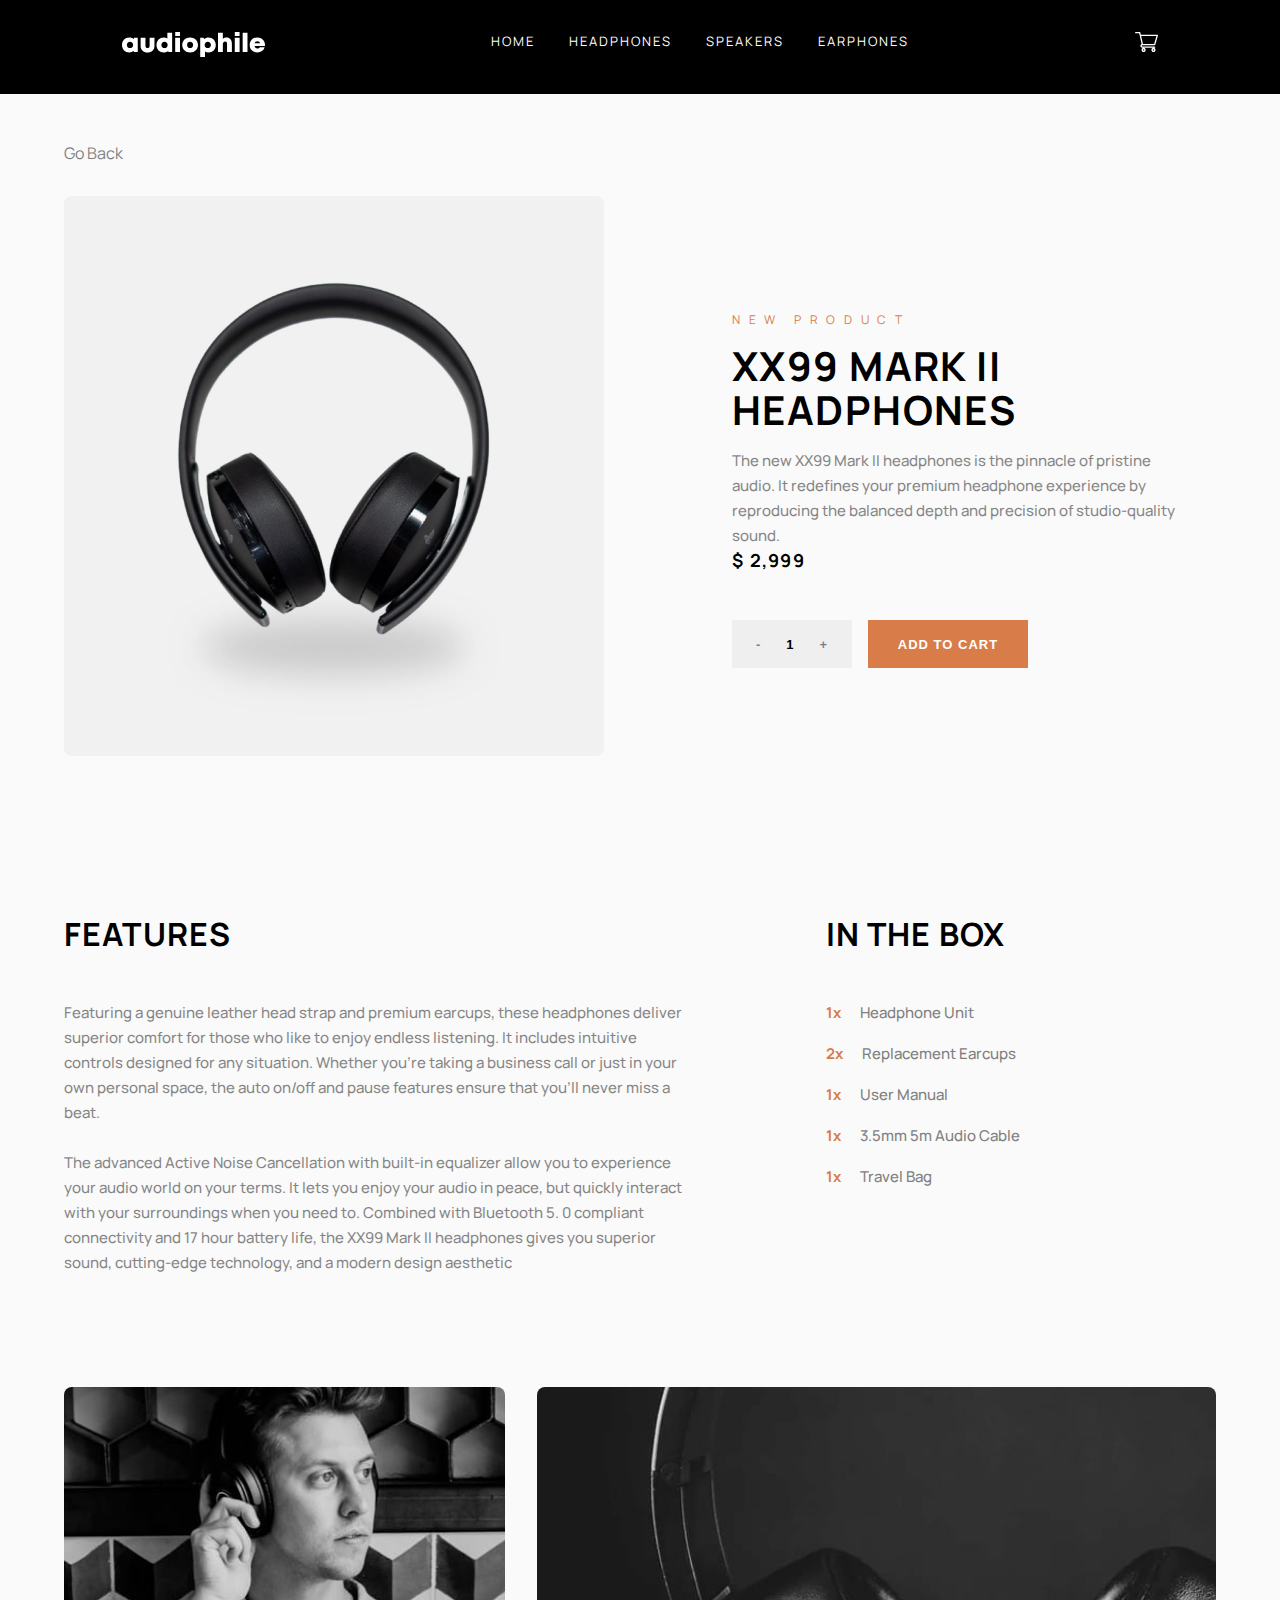
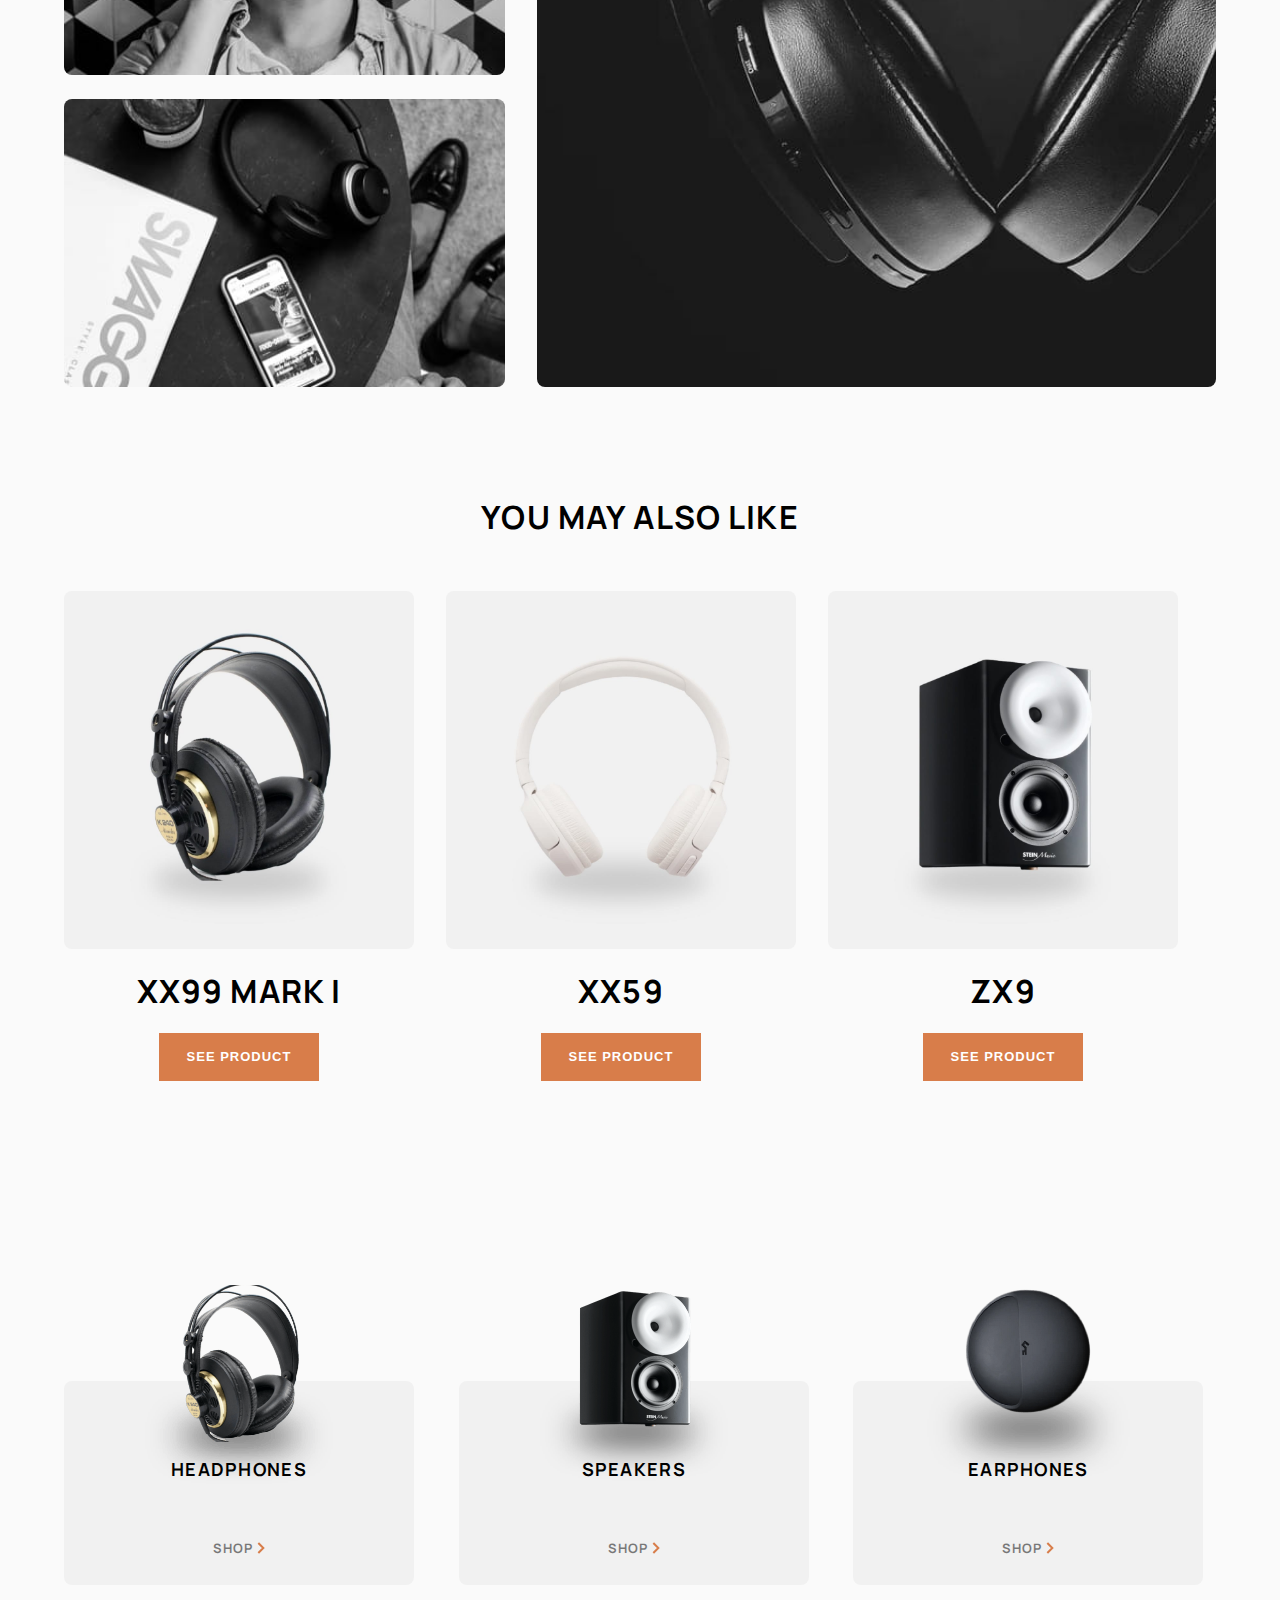
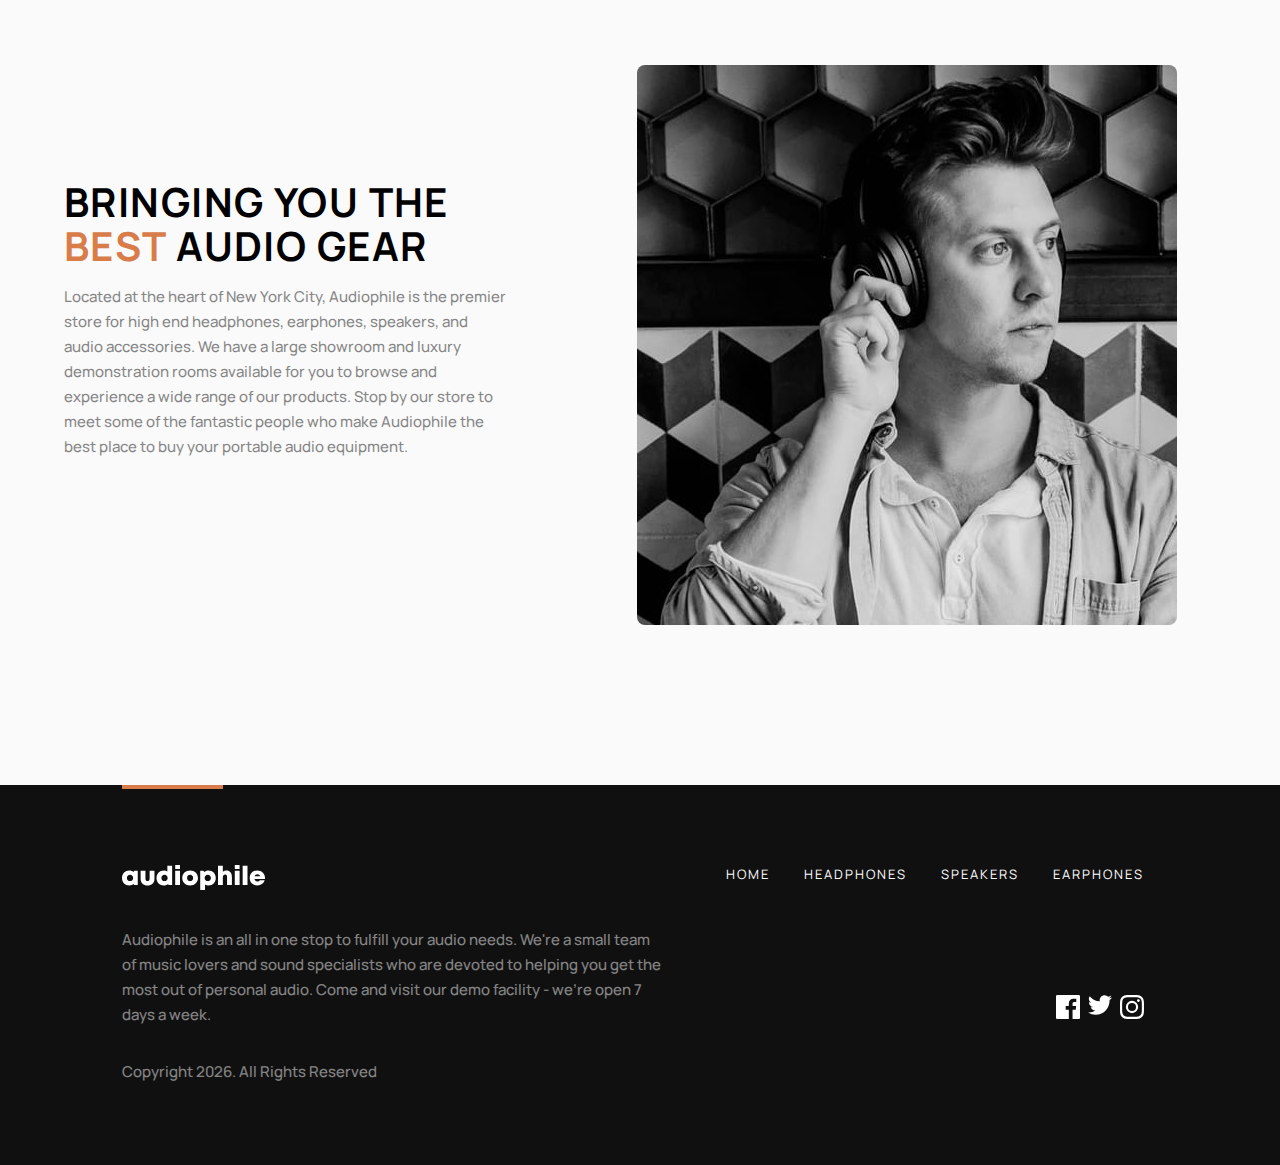
<file: product-xx99-mark-two-headphones.html>
<!DOCTYPE html>
<html lang="en">

<head>
  <meta charset="UTF-8">
  <meta name="viewport" content="width=device-width, initial-scale=1.0">

  <link rel="icon" type="image/png" sizes="32x32" href="./assets/favicon-32x32.png">

  <title>Frontend Mentor | Audiophile e-commerce website</title>
  <link rel="stylesheet" href="style.css">
  <link rel="stylesheet" href="./css/pages.css">
</head>

<body>

   <!-- Navbar -->
    <nav class="page-nav">
      <div class="nav-logo-menu">
        <button class="menu-btn">
          <img
            src="./assets/shared/tablet/icon-hamburger.svg"
            alt="menu-icon"
          />
        </button>
        <a href="index.html" class="logo"
          ><img src="./assets/shared/desktop/logo.svg" alt="logo"
        /></a>
      </div>
      <ul class="nav-links">
        <li class="nav-link"><a href="index.html"> Home</a></li>
        <li class="nav-link"><a href="headphones.html"> Headphones</a></li>
        <li class="nav-link"><a href="speakers.html"> Speakers</a></li>
        <li class="nav-link"><a href="earphones.html"> Earphones</a></li>
      </ul>
      <div class="nav-cart-section">
        <img
          class="nav-cart"
          src="assets/shared/desktop/icon-cart.svg"
          alt="cart"
        />
      </div>
      <div class="side-menu hide">
      <div class="nav-logo-menu">
    <a href="index.html" class="logo"><img src="./assets/shared/desktop/logo.svg" alt="logo"></a>
    <span class="remove-menu"><i class="bi bi-x-lg"></i></span>
    </div>
       <ul class="side-links">
      <li class="nav-link"><i class="bi bi-house"></i><a href="index.html"> Home</a></li>
      <li class="nav-link"><i class="bi bi-headphones"></i><a href="headphones.html"> Headphones</a></li>
        <li class="nav-link"><i class="bi bi-speaker"></i><a href="speakers.html"> Speakers</a></li>
        <li class="nav-link"><i class="bi bi-earbuds"></i><a href="earphones.html"> Earphones</a></li>
     
    </ul>

    </div>
    </nav>


  <main class="product-main">
     <!-- go back -->
      <div class="go-back-container">
        <a href="javascript:history.back()" id="go-back">go back</a>
      </div>

      <!-- new product section -->
      <article class="page-product" id="section-product">
        <div class="page-product-img markII-img"></div>
        <div class="page-product-info">
          <h5>New product</h5>
          <h2>  XX99 Mark II <br>  Headphones</h2>
          <p>   
           
              The new XX99 Mark II headphones is the pinnacle of pristine audio. It redefines your 
              premium headphone experience by reproducing the balanced depth and precision of 
              studio-quality sound.
  
          </p>
          <h4 class="price"> $ 2,999</h4>
         <div class="add-to-cart">
            <button class="btn add-minus-btn">
              <span class="decrease">-</span>
              <span class="amount">1</span>
              <span class="increase">+</span>
            </button>
            <button class="btn btn-primary add" data-id="4">add to cart</button>
          </div>
      </article>

      <!-- features -->
      <article class="features-section">
        <section class="features">
          <h2>features</h2>
          <p>

             Featuring a genuine leather head strap and premium earcups, these headphones deliver superior 
              comfort for those who like to enjoy endless listening. It includes intuitive controls designed 
              for any situation. Whether you’re taking a business call or just in your own personal space, the 
              auto on/off and pause features ensure that you’ll never miss a beat.
              <br><br>

            The advanced Active Noise Cancellation with built-in equalizer allow you to experience your audio 
            world on your terms. It lets you enjoy your audio in peace, but quickly interact with your surroundings 
            when you need to. Combined with Bluetooth 5. 0 compliant connectivity and 17 hour battery life, the 
            XX99 Mark II headphones gives you superior sound, cutting-edge technology, and a modern design aesthetic
                  
          </p>
        </section>
        <section class="in-box">
          <h2>In the box</h2>
           <div>
         
          <h4><span class="times">1x</span>  Headphone unit</h4>
          <h4><span class="times">2x</span>  Replacement earcups</h4>
          <h4><span class="times">1x</span>  user manual</h4>
          <h4><span class="times">1x</span>  3.5mm 5m audio cable</h4>
          <h4><span class="times">1x</span> Travel bag</h4>
           </div>
          
        </section>
      </article>

      <!-- gallery -->
      <div class="gallery">
        <div class="left-gallery">
          <div class="left-gallery-img1-markII gall-img"></div>
          <div class="left-gallery-img2-markII gall-img"></div>
        </div>
        <div class="right-gallery-markII gall-img"></div>
      </div>

      <!-- you may also like section -->
      <div>
        <header class="also-like-header"><h2>you may also like</h2></header>
         <article class="also-like">
       
        <section class="also-section">
          <div class="also-like-markI also-img"></div>
          <div class="also-like-info">
            <h2>XX99 Mark I</h2>
            <button class="btn btn-primary"><a href="product-xx99-mark-one-headphones.html">see product</a></button>
          </div>
        </section>
        <section class="also-section">
          <div class="also-like-xx59 also-img"></div>
          <div class="also-like-info">
            <h2>XX59</h2>
            <button class="btn btn-primary"><a href="product-xx59-headphones.html">see product</a></button>
          </div>
        </section>
        <section class="also-section">
          <div class="also-like-zx9 also-img"></div>
          <div class="also-like-info">
            <h2>zx9</h2>
            <button class="btn btn-primary"><a href="product-zx9-speaker.html">see product</a></button>
          </div>
        </section>
      </article>
      </div>
     

      <!-- product list -->
      <article class="product-list-home" id="page-list" >
        <!-- headphones -->
        <section>
          <img
            src="assets/shared/desktop/image-category-thumbnail-headphones.png"
            alt="speakers"
            class="thumbnail headphones-thumbnail"
          />
          <h4>Headphones</h4>
          <a href="headphones.html" class="shop">
            <span>Shop </span
            ><img
              src="assets/shared/desktop/icon-arrow-right.svg"
              alt="right arrow"
              class="right-arrow"
          /></a>
        </section>
        <!-- speakers -->
        <section>
          <img
            src="assets/shared/desktop/image-category-thumbnail-speakers.png"
            alt="speaker"
            class="thumbnail speakers-thumbnail"
          />
          <h4>Speakers</h4>
          <a href="speakers.html" class="shop"
            ><span>Shop </span>
            <img
              src="assets/shared/desktop/icon-arrow-right.svg"
              alt="right arrow"
              class="right-arrow"
          /></a>
        </section>
        <!-- earphones -->
        <section>
          <img
            src="assets/shared/desktop/image-category-thumbnail-earphones.png"
            alt="earphones"
            class="thumbnail earphones-thumbnail"
          />
          <h4>Earphones</h4>
          <a href="earphones.html" class="shop"
            ><span>Shop </span
            ><img
              src="assets/shared/desktop/icon-arrow-right.svg"
              alt="right arrow"
              class="right-arrow"
          /></a>
        </section>
      </article>

      <!-- Best audio gear -->
      <article class="page-product reverse-div" id="audio-gear">
        <div class="page-product-info reverse-text">
          <h2>Bringing you the <span class="best">best</span> audio gear</h2>
          <p>
            Located at the heart of New York City, Audiophile is the premier
            store for high end headphones, earphones, speakers, and audio
            accessories. We have a large showroom and luxury demonstration rooms
            available for you to browse and experience a wide range of our
            products. Stop by our store to meet some of the fantastic people who
            make Audiophile the best place to buy your portable audio equipment.
          </p>
        </div>
        <div class="audio-gear-img page-product-img reverse-img"></div>
      </article>

  </main>

  <!-- footer -->
    <footer>
      <div class="footer-border"></div>
      <div>
        <a href="index.html" class="footer-logo"
          ><img src="assets/shared/desktop/logo.svg" alt="logo"
        /></a>

        <p class="footer-info">
          Audiophile is an all in one stop to fulfill your audio needs. We're a
          small team of music lovers and sound specialists who are devoted to
          helping you get the most out of personal audio. Come and visit our
          demo facility - we’re open 7 days a week.
        </p>
        <!-- html & actual year -->
        <p class="copyright">
          Copyright <span class="year"></span>. All Rights Reserved
        </p>
      </div>
      <div class="footer-left">
        <ul class="footer-links">
          <li class="footer-link"><a href="index.html"> Home</a></li>
          <li class="footer-link"><a href="headphones.html"> Headphones</a></li>
          <li class="footer-link"><a href="speakers.html"> Speakers</a></li>
          <li class="footer-link"><a href="earphones.html"> Earphones</a></li>
        </ul>

        <!-- social links -->
        <div class="social-links-footer">
          <!-- facebook -->
        <a href="https://www.facebook.com/" target="_blank">
        
        <svg width="24" height="24" xmlns="http://www.w3.org/2000/svg"><path d="M22.675 0H1.325C.593 0 0 .593 0 1.325v21.351C0 23.407.593 24 1.325 24H12.82v-9.294H9.692v-3.622h3.128V8.413c0-3.1 1.893-4.788 4.659-4.788 1.325 0 2.463.099 2.795.143v3.24l-1.918.001c-1.504 0-1.795.715-1.795 1.763v2.313h3.587l-.467 3.622h-3.12V24h6.116c.73 0 1.323-.593 1.323-1.325V1.325C24 .593 23.407 0 22.675 0z" fill="#FFF" fill-rule="nonzero"/></svg>
            
        </a>
        <!-- twitter -->
       <a href="https://twitter.com/home"  target="_blank">
        <svg width="24" height="20" xmlns="http://www.w3.org/2000/svg"><path d="M24 2.557a9.83 9.83 0 01-2.828.775A4.932 4.932 0 0023.337.608a9.864 9.864 0 01-3.127 1.195A4.916 4.916 0 0016.616.248c-3.179 0-5.515 2.966-4.797 6.045A13.978 13.978 0 011.671 1.149a4.93 4.93 0 001.523 6.574 4.903 4.903 0 01-2.229-.616c-.054 2.281 1.581 4.415 3.949 4.89a4.935 4.935 0 01-2.224.084 4.928 4.928 0 004.6 3.419A9.9 9.9 0 010 17.54a13.94 13.94 0 007.548 2.212c9.142 0 14.307-7.721 13.995-14.646A10.025 10.025 0 0024 2.557z" fill="#FFF" fill-rule="nonzero"/></svg>
        </a>

        <!-- instagram -->
        <a href="https://www.instagram.com/" target="_blank">
        <svg width="24" height="24" xmlns="http://www.w3.org/2000/svg"><path d="M12 2.163c3.204 0 3.584.012 4.85.07 3.252.148 4.771 1.691 4.919 4.919.058 1.265.069 1.645.069 4.849 0 3.205-.012 3.584-.069 4.849-.149 3.225-1.664 4.771-4.919 4.919-1.266.058-1.644.07-4.85.07-3.204 0-3.584-.012-4.849-.07-3.26-.149-4.771-1.699-4.919-4.92-.058-1.265-.07-1.644-.07-4.849 0-3.204.013-3.583.07-4.849.149-3.227 1.664-4.771 4.919-4.919 1.266-.057 1.645-.069 4.849-.069zM12 0C8.741 0 8.333.014 7.053.072 2.695.272.273 2.69.073 7.052.014 8.333 0 8.741 0 12c0 3.259.014 3.668.072 4.948.2 4.358 2.618 6.78 6.98 6.98C8.333 23.986 8.741 24 12 24c3.259 0 3.668-.014 4.948-.072 4.354-.2 6.782-2.618 6.979-6.98.059-1.28.073-1.689.073-4.948 0-3.259-.014-3.667-.072-4.947-.196-4.354-2.617-6.78-6.979-6.98C15.668.014 15.259 0 12 0zm0 5.838a6.162 6.162 0 100 12.324 6.162 6.162 0 000-12.324zM12 16a4 4 0 110-8 4 4 0 010 8zm6.406-11.845a1.44 1.44 0 100 2.881 1.44 1.44 0 000-2.881z" fill="#FFF" fill-rule="nonzero"/></svg>
        </a>
        
        </div>
      </div>
    </footer>
<!-- Cart -->
   <aside class="cart-menu hide">
      <article class="cart-article">
        <header>
          <h3>cart <span class="cart-quantity">( 3 )</span></h3>
          <p class="remove-all">Remove all</p>
        </header>
        <div class="cart-list">
        
          
          
          
        </div>

        <div class="cart-total-section">
          <h4 class="total">total</h4>
          <h5 class="cart-total"></h5>
        </div>

        <div class="checkout-section">
          <button class="btn btn-primary checkout-button"><a href="checkout.html">checkout</a></button>
        </div>
      
      </article>
    </aside>


    <script type="module" src="app.js"></script>
    <script type="module" src="./js/addToCart.js"></script>
</body>

</html>
</file>
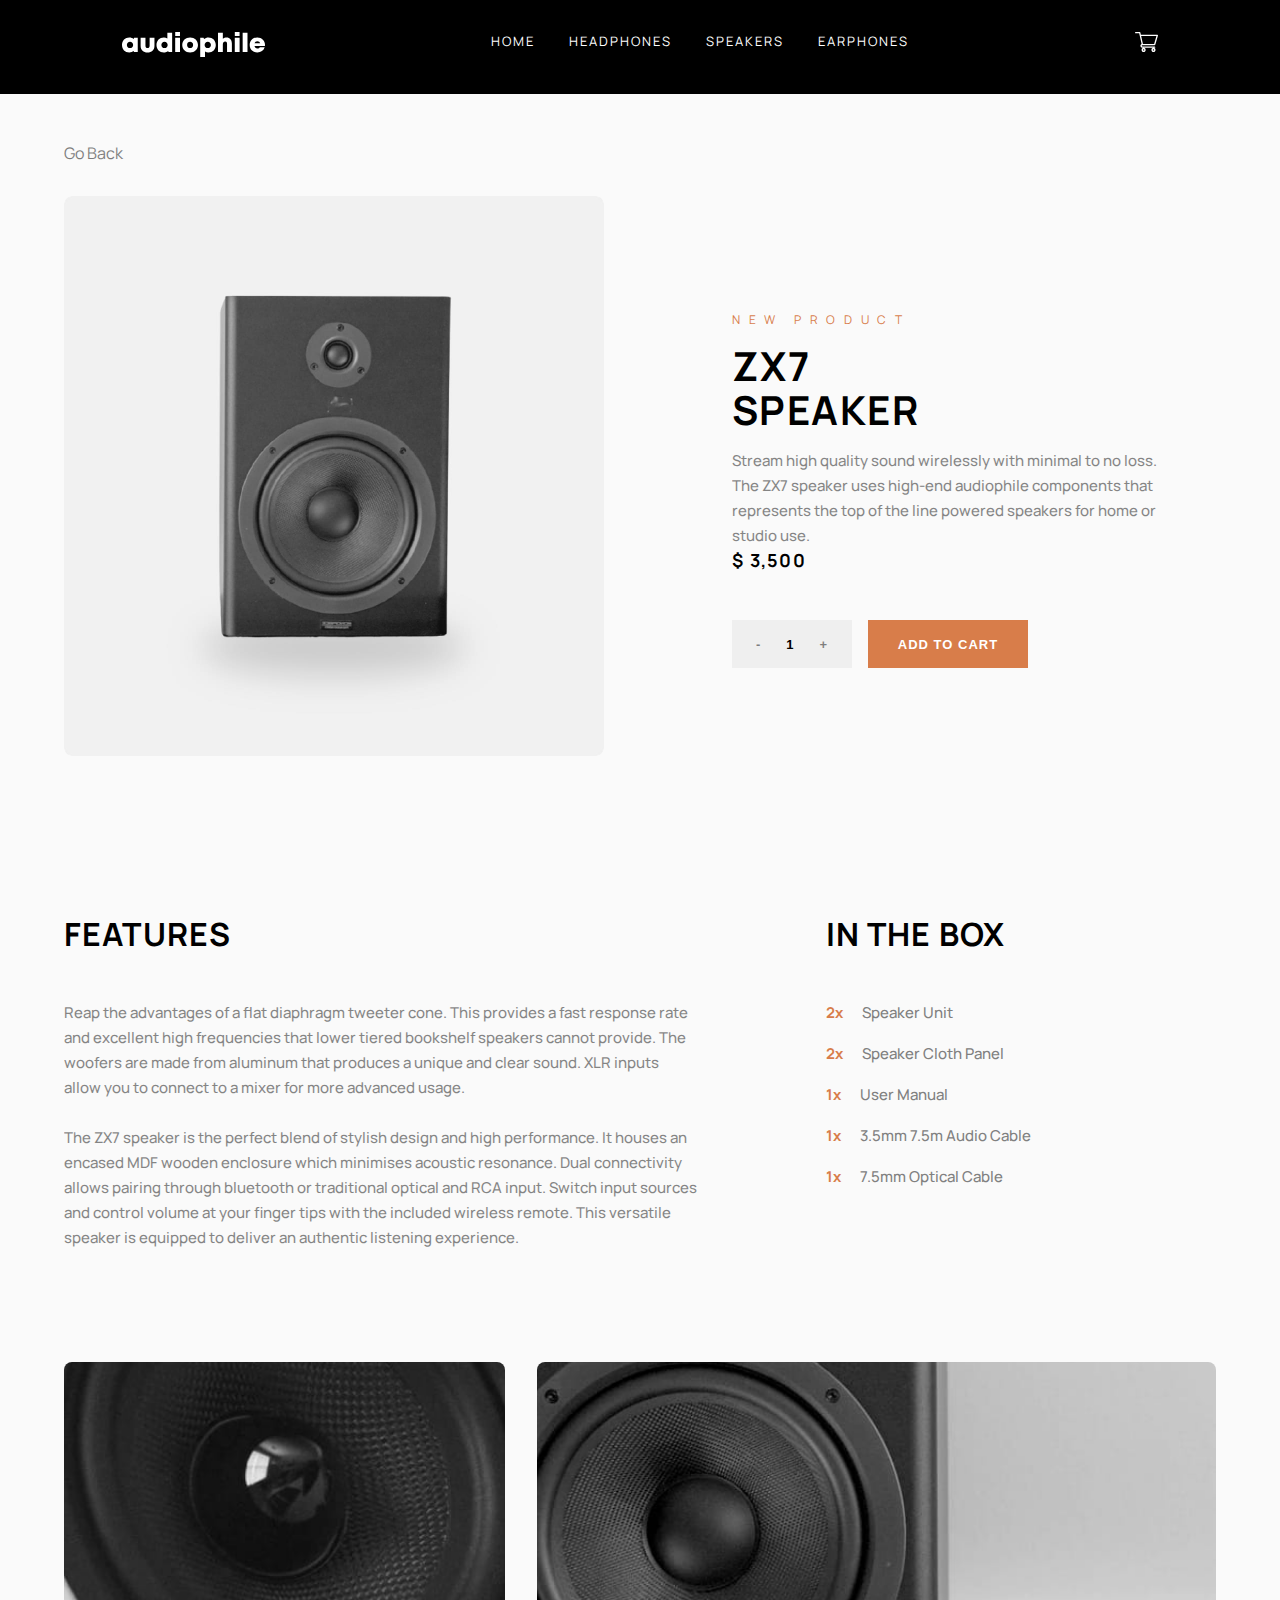
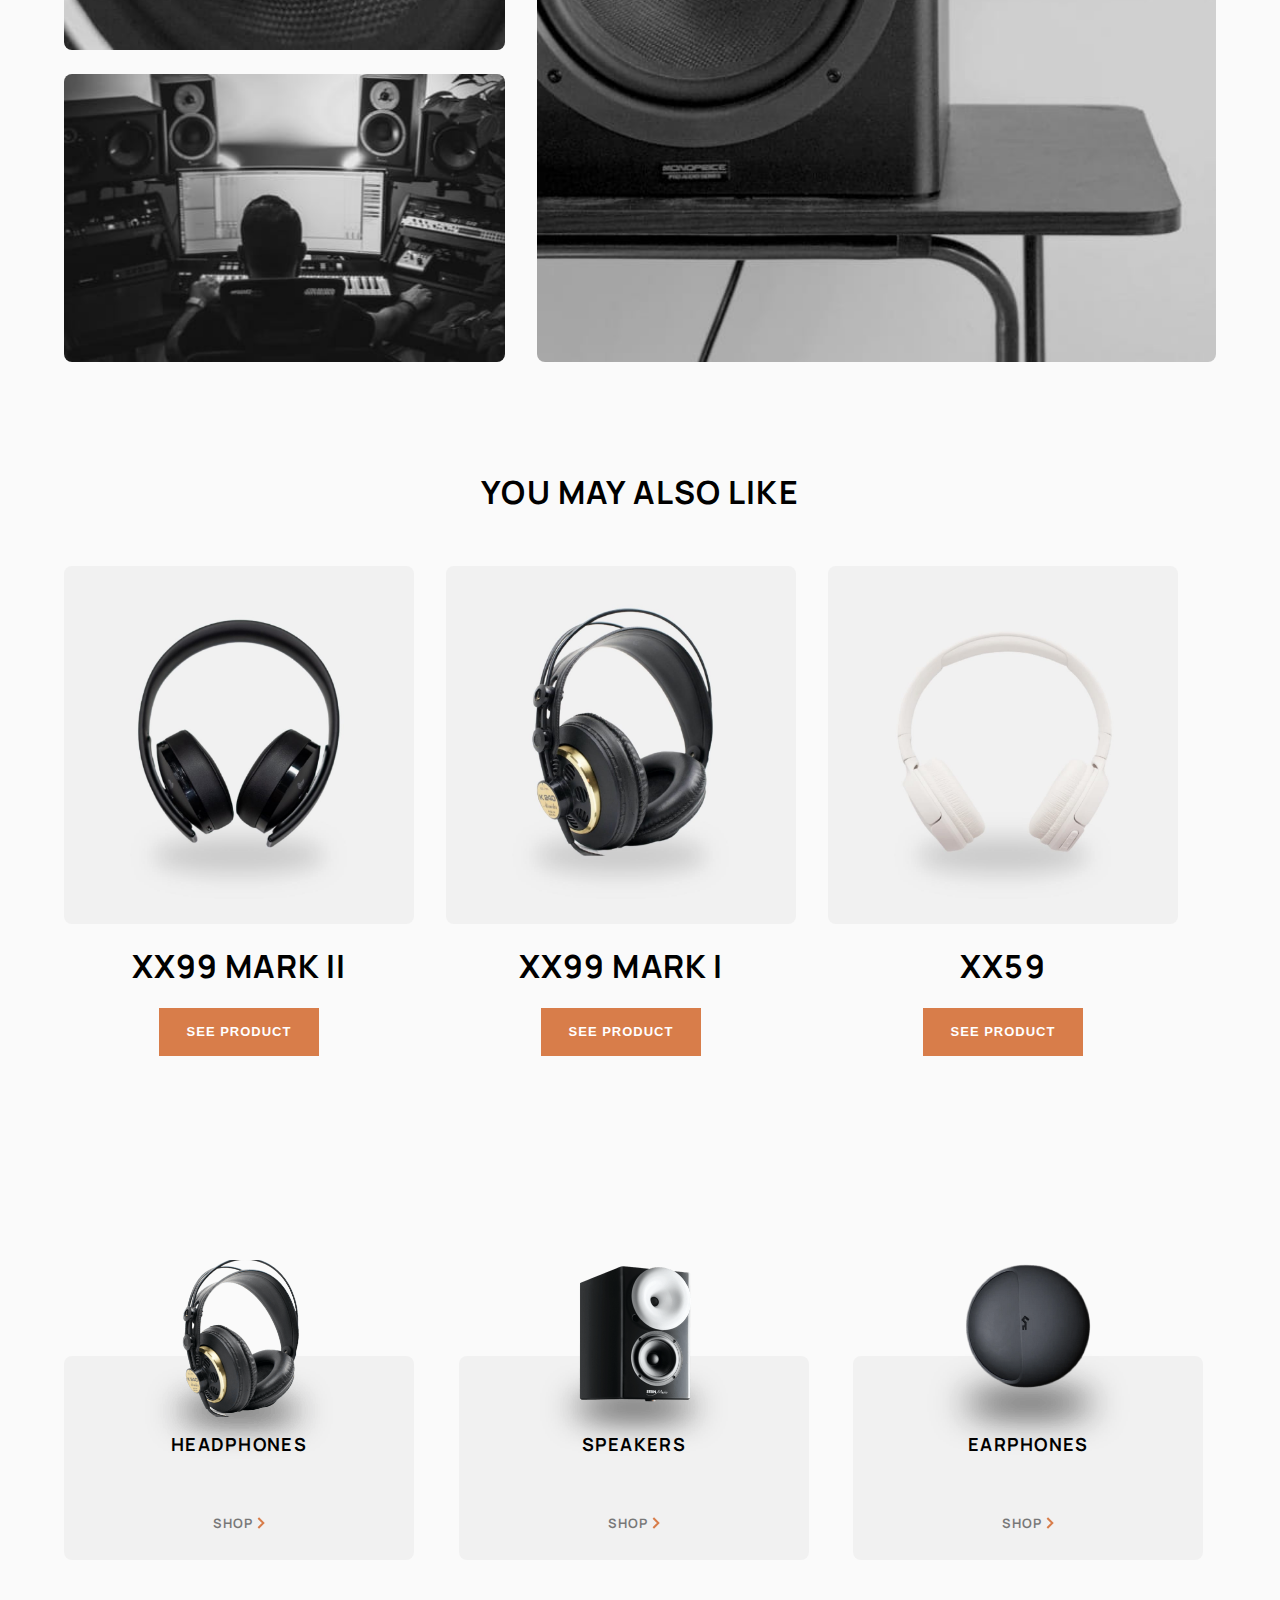
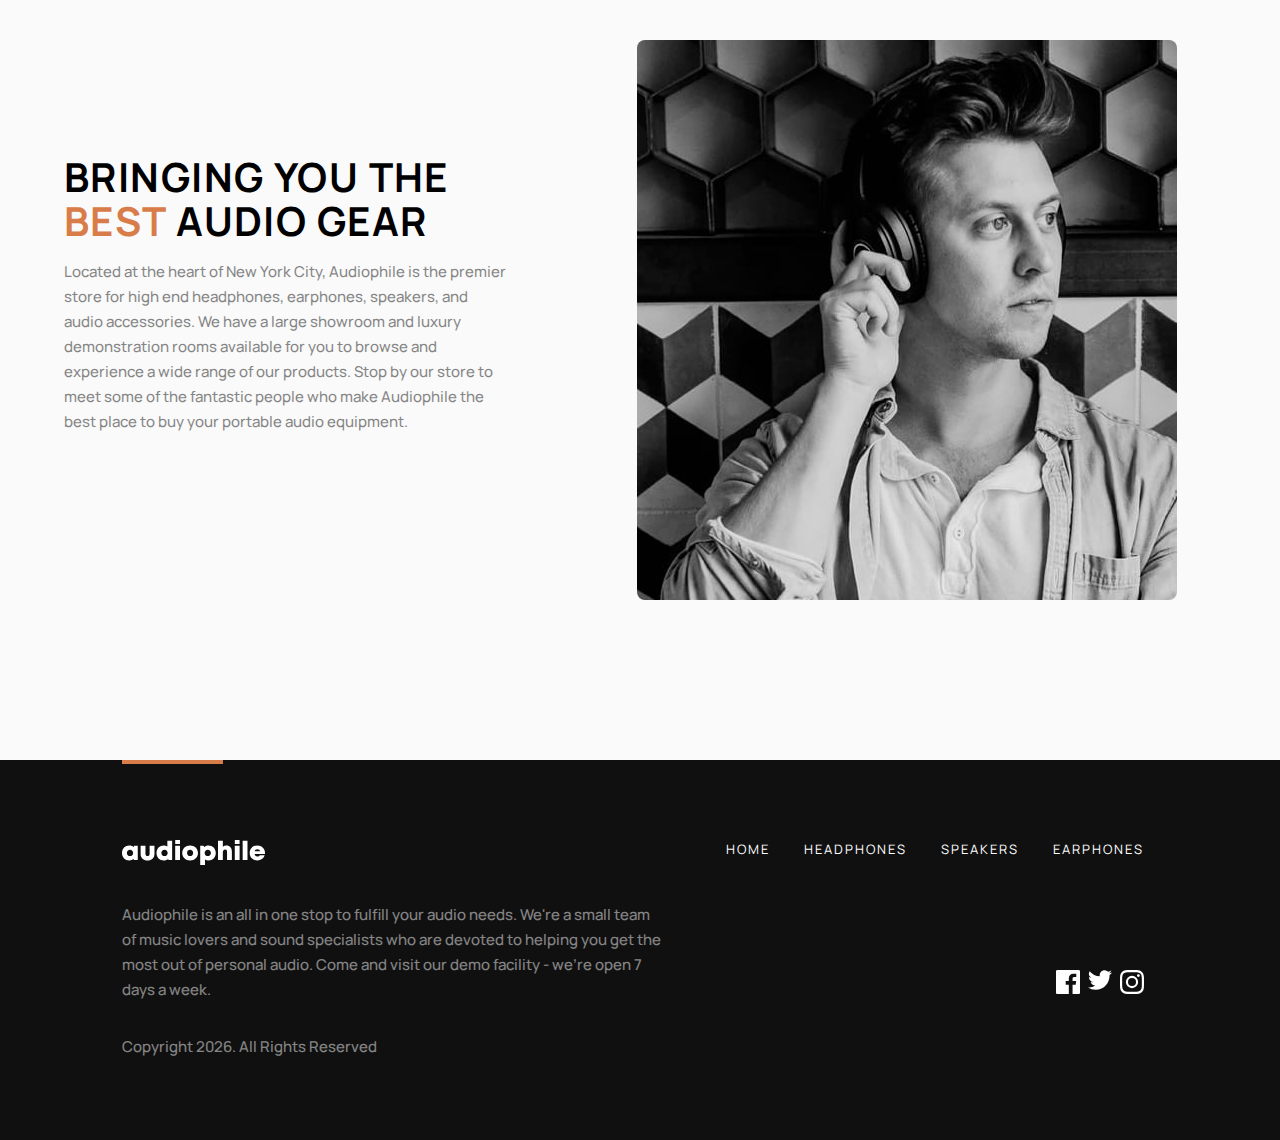
<file: product-zx7-speaker.html>
<!DOCTYPE html>
<html lang="en">

<head>
  <meta charset="UTF-8">
  <meta name="viewport" content="width=device-width, initial-scale=1.0">

  <link rel="icon" type="image/png" sizes="32x32" href="./assets/favicon-32x32.png">

  <title>Frontend Mentor | zx9 Speaker</title>
   <link rel="stylesheet" href="style.css" />
    <link rel="stylesheet" href="css/pages.css" />
</head>

<body>

   <!-- Navbar -->
    <nav class="page-nav">
      <div class="nav-logo-menu">
        <button class="menu-btn">
          <img
            src="./assets/shared/tablet/icon-hamburger.svg"
            alt="menu-icon"
          />
        </button>
        <a href="index.html" class="logo"
          ><img src="./assets/shared/desktop/logo.svg" alt="logo"
        /></a>
      </div>
      <ul class="nav-links">
        <li class="nav-link"><a href="index.html"> Home</a></li>
        <li class="nav-link"><a href="headphones.html"> Headphones</a></li>
        <li class="nav-link"><a href="speakers.html"> Speakers</a></li>
        <li class="nav-link"><a href="earphones.html"> Earphones</a></li>
      </ul>
      <div class="nav-cart-section">
        <img
          class="nav-cart"
          src="assets/shared/desktop/icon-cart.svg"
          alt="cart"
        />
      </div>
       <div class="side-menu hide">
      <div class="nav-logo-menu">
    <a href="index.html" class="logo"><img src="./assets/shared/desktop/logo.svg" alt="logo"></a>
    <span class="remove-menu"><i class="bi bi-x-lg"></i></span>
    </div>
       <ul class="side-links">
      <li class="nav-link"><i class="bi bi-house"></i><a href="index.html"> Home</a></li>
      <li class="nav-link"><i class="bi bi-headphones"></i><a href="headphones.html"> Headphones</a></li>
        <li class="nav-link"><i class="bi bi-speaker"></i><a href="speakers.html"> Speakers</a></li>
        <li class="nav-link"><i class="bi bi-earbuds"></i><a href="earphones.html"> Earphones</a></li>
     
    </ul>

    </div>
    </nav>

    <main class="product-main">
      <!-- go back -->
      <div class="go-back-container">
        <a href="javascript:history.back()" id="go-back">go back</a>
      </div>

      <!-- new product section -->
      <article class="page-product" id="section-product">
        <div class="page-product-img zx7-spk-img"></div>
        <div class="page-product-info">
          <h5>New product</h5>
          <h2> ZX7 <br> Speaker</h2>
          <p>   
  Stream high quality sound wirelessly with minimal to no loss. The ZX7 speaker uses high-end 
  audiophile components that represents the top of the line powered speakers for home or studio use.
  
          </p>
          <h4 class="price"> $ 3,500</h4>
          <div class="add-to-cart">
            <button class="btn add-minus-btn">
              <span class="decrease">-</span>
              <span class="amount">1</span>
              <span class="increase">+</span>
            </button>
            <button class="btn btn-primary add" data-id="5">add to cart</button>
          </div>
        </div>
      </article>

      <!-- features -->
      <article class="features-section">
        <section class="features">
          <h2>features</h2>
          <p>
            Reap the advantages of a flat diaphragm tweeter cone. This provides a fast response rate and 
              excellent high frequencies that lower tiered bookshelf speakers cannot provide. The woofers are made 
              from aluminum that produces a unique and clear sound. XLR inputs allow you to connect to a mixer for 
              more advanced usage.
            <br><br>
              The ZX7 speaker is the perfect blend of stylish design and high performance. It houses an encased MDF 
              wooden enclosure which minimises acoustic resonance. Dual connectivity allows pairing through bluetooth 
              or traditional optical and RCA input. Switch input sources and control volume at your finger tips with 
              the included wireless remote. This versatile speaker is equipped to deliver an authentic listening experience.
          </p>
        </section>
        <section class="in-box">
          <h2>In the box</h2>
           <div>
           
          <h4><span class="times">2x</span>  Speaker unit</h4>
          <h4><span class="times">2x</span>  Speaker cloth panel</h4>
          <h4><span class="times">1x</span>  user manual</h4>
          <h4><span class="times">1x</span>  3.5mm 7.5m audio cable</h4>
          <h4><span class="times">1x</span>  7.5mm optical cable</h4>
           </div>
          
        </section>
      </article>

      <!-- gallery -->
      <div class="gallery">
        <div class="left-gallery">
          <div class="left-gallery-img1-zx7 gall-img"></div>
          <div class="left-gallery-img2-zx7 gall-img"></div>
        </div>
        <div class="right-gallery-zx7 gall-img"></div>
      </div>

      <!-- you may also like section -->
      <div>
        <header class="also-like-header"><h2>you may also like</h2></header>
         <article class="also-like">
       
        <section class="also-section">
          <div class="also-like-markII also-img"></div>
          <div class="also-like-info">
            <h2>XX99 Mark II</h2>
            <button class="btn btn-primary"><a href="product-xx99-mark-two-headphones.html">see product</a></button>
          </div>
        </section>
        <section class="also-section">
          <div class="also-like-markI also-img"></div>
          <div class="also-like-info">
            <h2>XX99 Mark I</h2>
            <button class="btn btn-primary"><a href="product-xx99-mark-one-headphones.html">see product</a></button>
          </div>
        </section>
        <section class="also-section">
          <div class="also-like-xx59 also-img"></div>
          <div class="also-like-info">
            <h2>xx59</h2>
            <button class="btn btn-primary"><a href="product-xx59-headphones.html">see product</a></button>
          </div>
        </section>
      </article>
      </div>
     

      <!-- product list -->
      <article class="product-list-home" id="page-list" >
        <!-- headphones -->
        <section>
          <img
            src="assets/shared/desktop/image-category-thumbnail-headphones.png"
            alt="speakers"
            class="thumbnail headphones-thumbnail"
          />
          <h4>Headphones</h4>
          <a href="headphones.html" class="shop">
            <span>Shop </span
            ><img
              src="assets/shared/desktop/icon-arrow-right.svg"
              alt="right arrow"
              class="right-arrow"
          /></a>
        </section>
        <!-- speakers -->
        <section>
          <img
            src="assets/shared/desktop/image-category-thumbnail-speakers.png"
            alt="speaker"
            class="thumbnail speakers-thumbnail"
          />
          <h4>Speakers</h4>
          <a href="speakers.html" class="shop"
            ><span>Shop </span>
            <img
              src="assets/shared/desktop/icon-arrow-right.svg"
              alt="right arrow"
              class="right-arrow"
          /></a>
        </section>
        <!-- earphones -->
        <section>
          <img
            src="assets/shared/desktop/image-category-thumbnail-earphones.png"
            alt="earphones"
            class="thumbnail earphones-thumbnail"
          />
          <h4>Earphones</h4>
          <a href="earphones.html" class="shop"
            ><span>Shop </span
            ><img
              src="assets/shared/desktop/icon-arrow-right.svg"
              alt="right arrow"
              class="right-arrow"
          /></a>
        </section>
      </article>

      <!-- Best audio gear -->
      <article class="page-product reverse-div" id="audio-gear">
        <div class="page-product-info reverse-text">
          <h2>Bringing you the <span class="best">best</span> audio gear</h2>
          <p>
            Located at the heart of New York City, Audiophile is the premier
            store for high end headphones, earphones, speakers, and audio
            accessories. We have a large showroom and luxury demonstration rooms
            available for you to browse and experience a wide range of our
            products. Stop by our store to meet some of the fantastic people who
            make Audiophile the best place to buy your portable audio equipment.
          </p>
        </div>
        <div class="audio-gear-img page-product-img reverse-img"></div>
      </article>
    </main>

    <!-- footer -->
    <footer>
      <div class="footer-border"></div>
      <div>
        <a href="index.html" class="footer-logo"
          ><img src="assets/shared/desktop/logo.svg" alt="logo"
        /></a>

        <p class="footer-info">
          Audiophile is an all in one stop to fulfill your audio needs. We're a
          small team of music lovers and sound specialists who are devoted to
          helping you get the most out of personal audio. Come and visit our
          demo facility - we’re open 7 days a week.
        </p>
        <!-- html & actual year -->
        <p class="copyright">
          Copyright <span class="year"></span>. All Rights Reserved
        </p>
      </div>
      <div class="footer-left">
        <ul class="footer-links">
          <li class="footer-link"><a href="index.html"> Home</a></li>
          <li class="footer-link"><a href="headphones.html"> Headphones</a></li>
          <li class="footer-link"><a href="speakers.html"> Speakers</a></li>
          <li class="footer-link"><a href="earphones.html"> Earphones</a></li>
        </ul>

        <!-- social links -->
        <div class="social-links-footer">
          <!-- facebook -->
        <a href="https://www.facebook.com/" target="_blank">
        
        <svg width="24" height="24" xmlns="http://www.w3.org/2000/svg"><path d="M22.675 0H1.325C.593 0 0 .593 0 1.325v21.351C0 23.407.593 24 1.325 24H12.82v-9.294H9.692v-3.622h3.128V8.413c0-3.1 1.893-4.788 4.659-4.788 1.325 0 2.463.099 2.795.143v3.24l-1.918.001c-1.504 0-1.795.715-1.795 1.763v2.313h3.587l-.467 3.622h-3.12V24h6.116c.73 0 1.323-.593 1.323-1.325V1.325C24 .593 23.407 0 22.675 0z" fill="#FFF" fill-rule="nonzero"/></svg>
            
        </a>
        <!-- twitter -->
       <a href="https://twitter.com/home"  target="_blank">
        <svg width="24" height="20" xmlns="http://www.w3.org/2000/svg"><path d="M24 2.557a9.83 9.83 0 01-2.828.775A4.932 4.932 0 0023.337.608a9.864 9.864 0 01-3.127 1.195A4.916 4.916 0 0016.616.248c-3.179 0-5.515 2.966-4.797 6.045A13.978 13.978 0 011.671 1.149a4.93 4.93 0 001.523 6.574 4.903 4.903 0 01-2.229-.616c-.054 2.281 1.581 4.415 3.949 4.89a4.935 4.935 0 01-2.224.084 4.928 4.928 0 004.6 3.419A9.9 9.9 0 010 17.54a13.94 13.94 0 007.548 2.212c9.142 0 14.307-7.721 13.995-14.646A10.025 10.025 0 0024 2.557z" fill="#FFF" fill-rule="nonzero"/></svg>
        </a>

        <!-- instagram -->
        <a href="https://www.instagram.com/" target="_blank">
        <svg width="24" height="24" xmlns="http://www.w3.org/2000/svg"><path d="M12 2.163c3.204 0 3.584.012 4.85.07 3.252.148 4.771 1.691 4.919 4.919.058 1.265.069 1.645.069 4.849 0 3.205-.012 3.584-.069 4.849-.149 3.225-1.664 4.771-4.919 4.919-1.266.058-1.644.07-4.85.07-3.204 0-3.584-.012-4.849-.07-3.26-.149-4.771-1.699-4.919-4.92-.058-1.265-.07-1.644-.07-4.849 0-3.204.013-3.583.07-4.849.149-3.227 1.664-4.771 4.919-4.919 1.266-.057 1.645-.069 4.849-.069zM12 0C8.741 0 8.333.014 7.053.072 2.695.272.273 2.69.073 7.052.014 8.333 0 8.741 0 12c0 3.259.014 3.668.072 4.948.2 4.358 2.618 6.78 6.98 6.98C8.333 23.986 8.741 24 12 24c3.259 0 3.668-.014 4.948-.072 4.354-.2 6.782-2.618 6.979-6.98.059-1.28.073-1.689.073-4.948 0-3.259-.014-3.667-.072-4.947-.196-4.354-2.617-6.78-6.979-6.98C15.668.014 15.259 0 12 0zm0 5.838a6.162 6.162 0 100 12.324 6.162 6.162 0 000-12.324zM12 16a4 4 0 110-8 4 4 0 010 8zm6.406-11.845a1.44 1.44 0 100 2.881 1.44 1.44 0 000-2.881z" fill="#FFF" fill-rule="nonzero"/></svg>
        </a>

        
        </div>
      </div>
    </footer>

 
   <aside class="cart-menu hide">
      <article class="cart-article">
        <header>
          <h3>cart <span class="cart-quantity">( 3 )</span></h3>
          <p class="remove-all">Remove all</p>
        </header>
        <div class="cart-list">
         
          
          
          
          
          
        </div>

        <div class="cart-total-section">
          <h4 class="total">total</h4>
          <h5 class="cart-total"></h5>
        </div>

        <div class="checkout-section">
          <button class="btn btn-primary checkout-button"><a href="checkout.html">checkout</a></button>
        </div>
      
      </article>
    </aside>


    <script type="module" src="app.js"></script>
     <script type="module" src="./js/addToCart.js"></script>
</body>

</html>
</file>
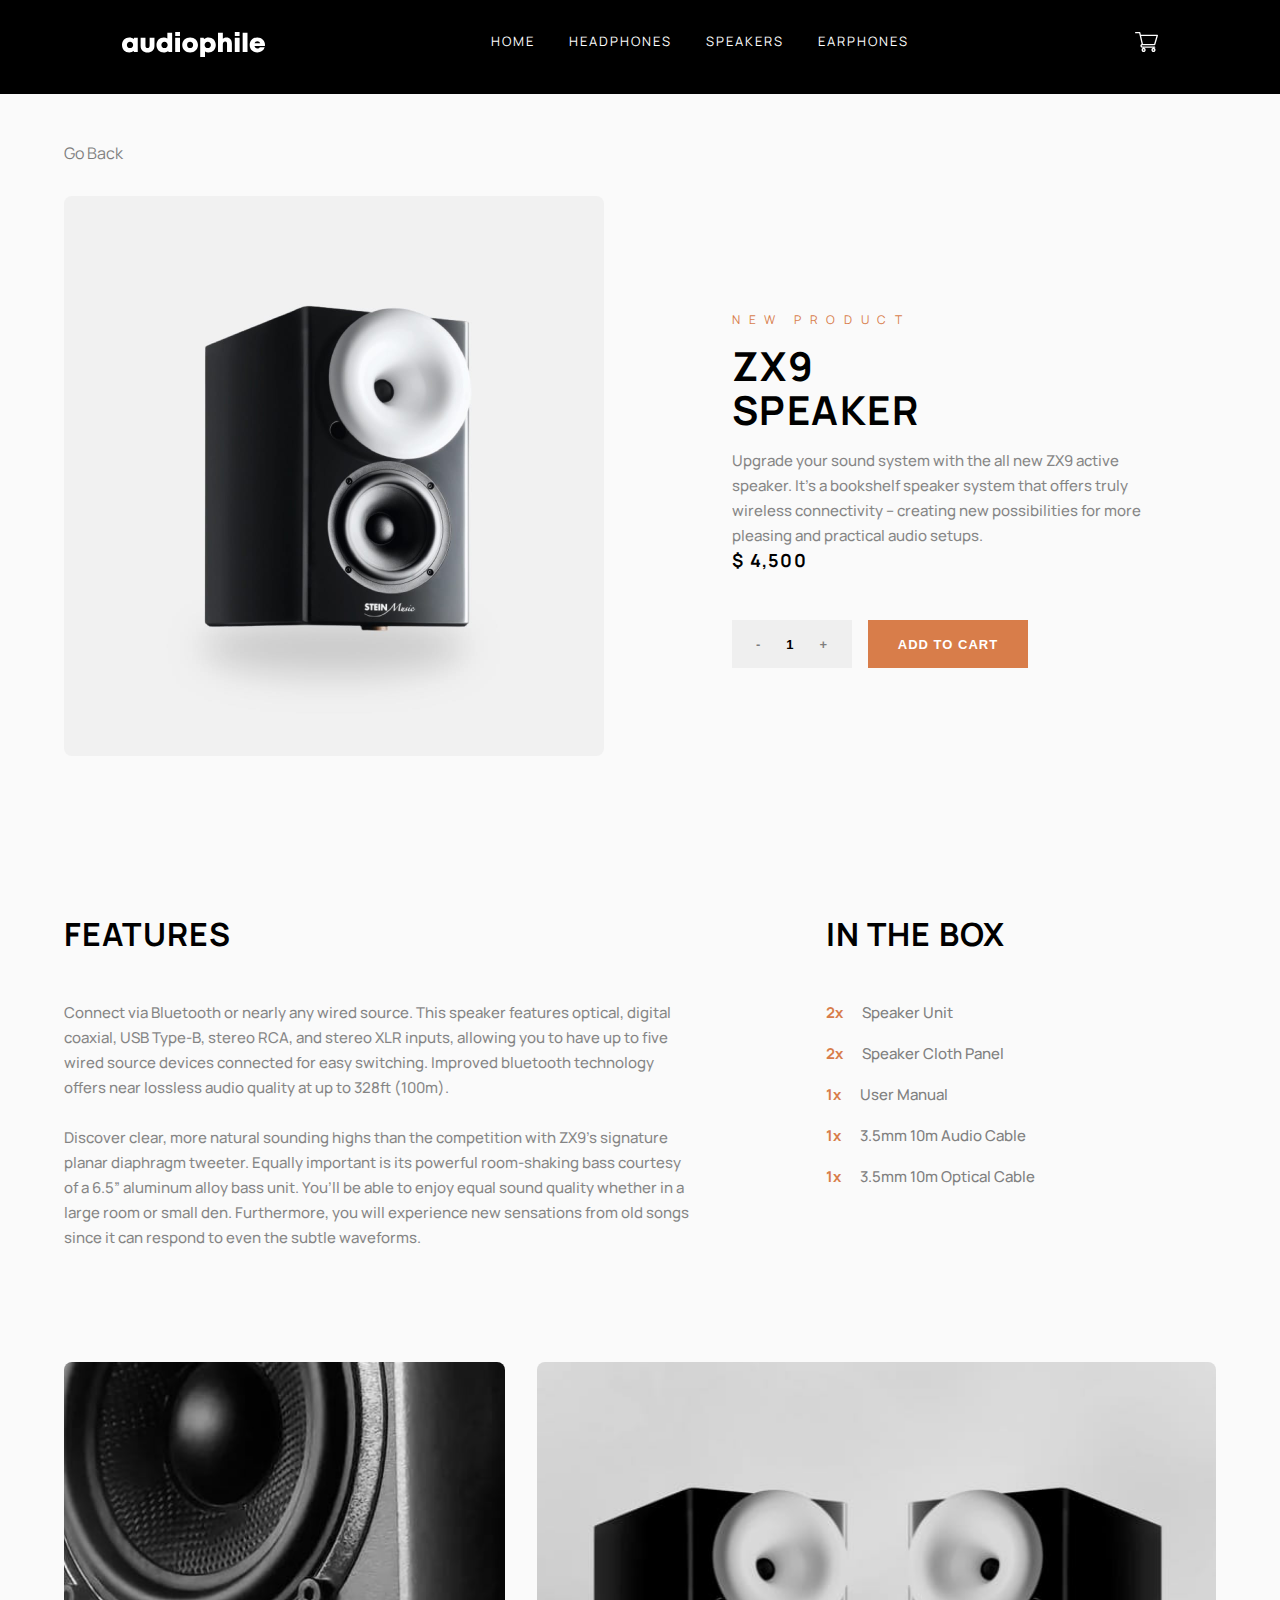
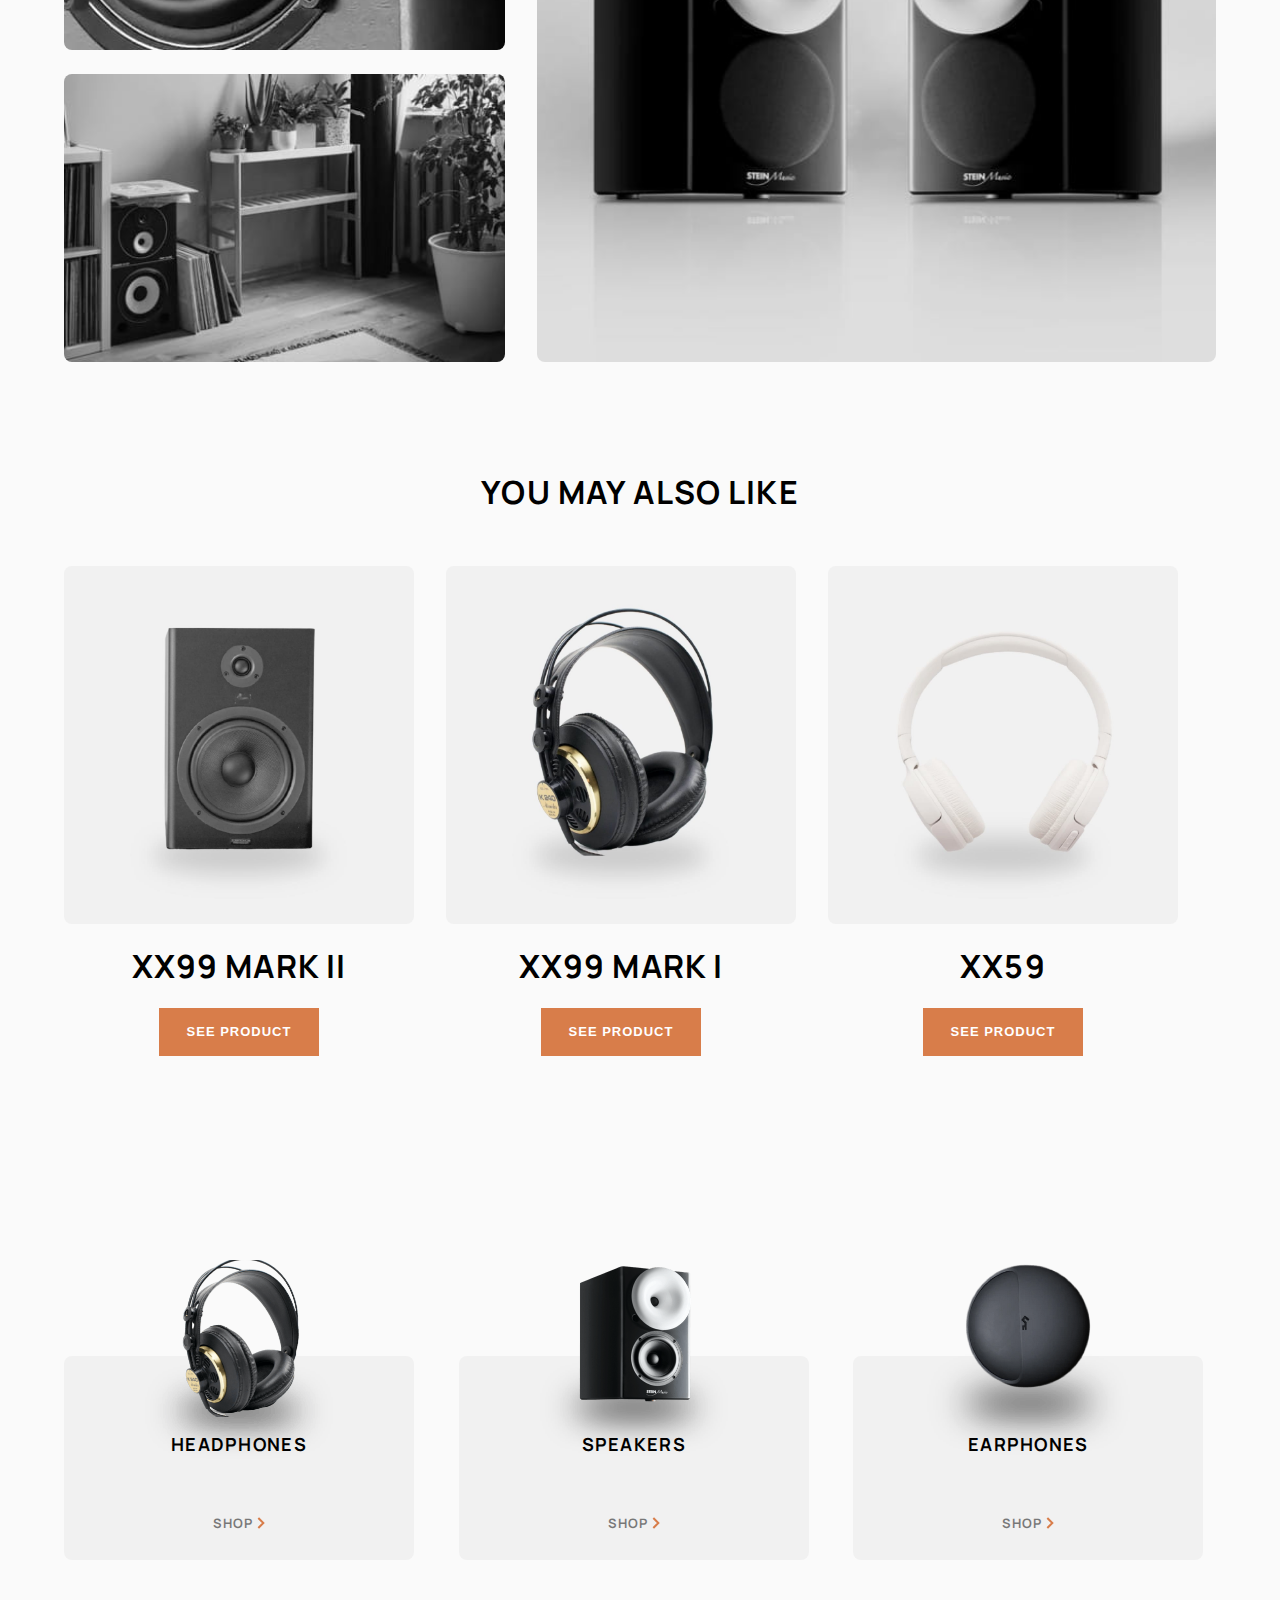
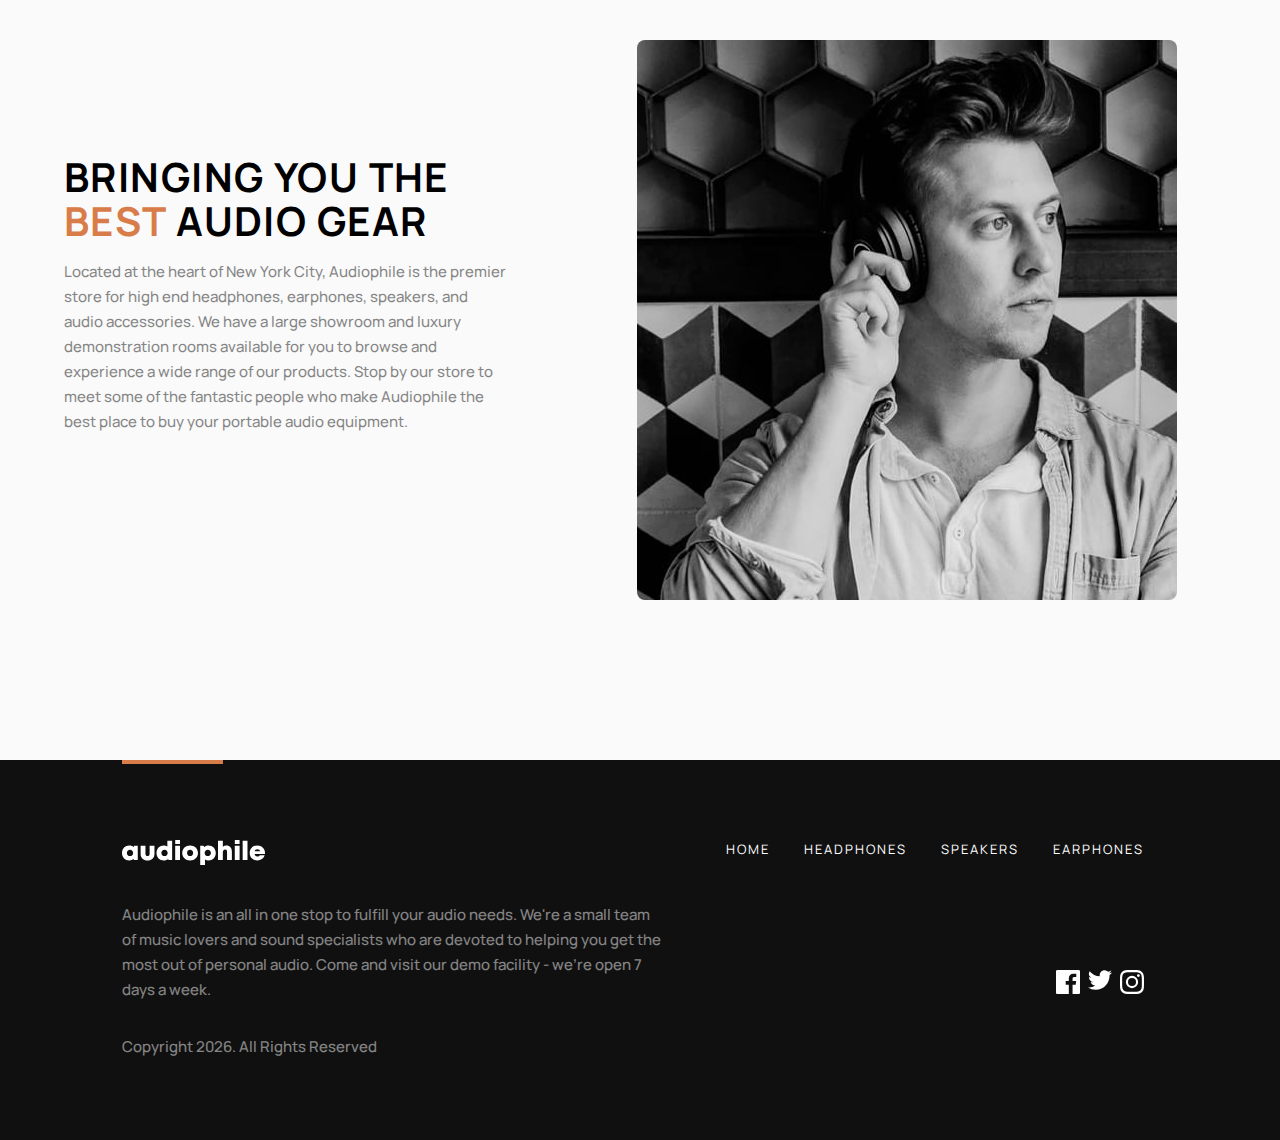
<file: product-zx9-speaker.html>
<!DOCTYPE html>
<html lang="en">

<head>
  <meta charset="UTF-8">
  <meta name="viewport" content="width=device-width, initial-scale=1.0">

  <link rel="icon" type="image/png" sizes="32x32" href="./assets/favicon-32x32.png">

  <title>Frontend Mentor | zx9 Speakers</title>
    <link rel="stylesheet" href="style.css" />
    <link rel="stylesheet" href="css/pages.css" />
</head>

<body>
   <!-- Navbar -->
    <nav class="page-nav">
      <div class="nav-logo-menu">
        <button class="menu-btn">
          <img
            src="./assets/shared/tablet/icon-hamburger.svg"
            alt="menu-icon"
          />
        </button>
        <a href="index.html" class="logo"
          ><img src="./assets/shared/desktop/logo.svg" alt="logo"
        /></a>
      </div>
      <ul class="nav-links">
        <li class="nav-link"><a href="index.html"> Home</a></li>
        <li class="nav-link"><a href="headphones.html"> Headphones</a></li>
        <li class="nav-link"><a href="speakers.html"> Speakers</a></li>
        <li class="nav-link"><a href="earphones.html"> Earphones</a></li>
      </ul>
      <div class="nav-cart-section">
        <img
          class="nav-cart"
          src="assets/shared/desktop/icon-cart.svg"
          alt="cart"
        />
      </div>
       <div class="side-menu hide">
      <div class="nav-logo-menu">
    <a href="index.html" class="logo"><img src="./assets/shared/desktop/logo.svg" alt="logo"></a>
    <span class="remove-menu"><i class="bi bi-x-lg"></i></span>
    </div>
       <ul class="side-links">
      <li class="nav-link"><i class="bi bi-house"></i><a href="index.html"> Home</a></li>
      <li class="nav-link"><i class="bi bi-headphones"></i><a href="headphones.html"> Headphones</a></li>
        <li class="nav-link"><i class="bi bi-speaker"></i><a href="speakers.html"> Speakers</a></li>
        <li class="nav-link"><i class="bi bi-earbuds"></i><a href="earphones.html"> Earphones</a></li>
     
    </ul>

    </div>
    </nav>

    

    <main class="product-main">
      <!-- go back -->
      <div class="go-back-container">
        <a href="javascript:history.back()" id="go-back">go back</a>
      </div>

      <!-- new product section -->
      <article class="page-product" id="section-product">
        <div class="page-product-img zx9-spk-img"></div>
        <div class="page-product-info">
          <h5>New product</h5>
          <h2> ZX9 <br> Speaker</h2>
          <p>
            Upgrade your sound system with the all new ZX9 active speaker. It’s a bookshelf speaker 
              system that offers truly wireless connectivity -- creating new possibilities for more 
              pleasing and practical audio setups.
          </p>
          <h4 class="price">$ 4,500</h4>
          <div class="add-to-cart">
            <button class="btn add-minus-btn">
              <span class="decrease">-</span>
              <span class="amount">1</span>
              <span class="increase">+</span>
            </button>
            <button class="btn btn-primary add" data-id="6">add to cart</button>
          </div>
        </div>
      </article>

      <!-- features -->
      <article class="features-section">
        <section class="features">
          <h2>features</h2>
          <p>
             Connect via Bluetooth or nearly any wired source. This speaker features optical, digital coaxial, 
              USB Type-B, stereo RCA, and stereo XLR inputs, allowing you to have up to five wired source devices 
              connected for easy switching. Improved bluetooth technology offers near lossless audio quality at 
              up to 328ft (100m).
            <br><br>
            Discover clear, more natural sounding highs than the competition with ZX9’s signature planar diaphragm 
            tweeter. Equally important is its powerful room-shaking bass courtesy of a 6.5” aluminum alloy bass 
            unit. You’ll be able to enjoy equal sound quality whether in a large room or small den. Furthermore, you 
            will experience new sensations from old songs since it can respond to even the subtle waveforms.
          </p>
        </section>
        <section class="in-box">
          <h2>In the box</h2>
           <div>
          <h4><span class="times">2x</span> Speaker unit</h4>
          <h4><span class="times">2x</span> Speaker cloth panel</h4>
          <h4><span class="times">1x</span>  user manual</h4>
          <h4><span class="times">1x</span>  3.5mm 10m audio cable</h4>
           <h4><span class="times">1x</span>  3.5mm 10m optical cable</h4>
           </div>
          
        </section>
      </article>

      <!-- gallery -->
      <div class="gallery">
        <div class="left-gallery">
          <div class="left-gallery-img1-zx9 gall-img"></div>
          <div class="left-gallery-img2-zx9 gall-img"></div>
        </div>
        <div class="right-gallery-zx9 gall-img"></div>
      </div>

      <!-- you may also like section -->
      <div>
        <header class="also-like-header"><h2>you may also like</h2></header>
         <article class="also-like">
       
        <section class="also-section">
          <div class="also-like-zx7 also-img"></div>
          <div class="also-like-info">
            <h2>XX99 Mark II</h2>
            <button class="btn btn-primary"><a href="product-xx99-mark-two-headphones.html">see product</a></button>
          </div>
        </section>
        <section class="also-section">
          <div class="also-like-markI also-img"></div>
          <div class="also-like-info">
            <h2>XX99 Mark I</h2>
            <button class="btn btn-primary"><a href="product-xx99-mark-one-headphones.html">see product</a></button>
          </div>
        </section>
        <section class="also-section">
          <div class="also-like-xx59 also-img"></div>
          <div class="also-like-info">
            <h2>xx59</h2>
            <button class="btn btn-primary"><a href="product-xx59-headphones.html">see product</a></button>
          </div>
        </section>
      </article>
      </div>
     

      <!-- product list -->
      <article class="product-list-home" id="page-list" >
        <!-- headphones -->
        <section>
          <img
            src="assets/shared/desktop/image-category-thumbnail-headphones.png"
            alt="speakers"
            class="thumbnail headphones-thumbnail"
          />
          <h4>Headphones</h4>
          <a href="headphones.html" class="shop">
            <span>Shop </span
            ><img
              src="assets/shared/desktop/icon-arrow-right.svg"
              alt="right arrow"
              class="right-arrow"
          /></a>
        </section>
        <!-- speakers -->
        <section>
          <img
            src="assets/shared/desktop/image-category-thumbnail-speakers.png"
            alt="speaker"
            class="thumbnail speakers-thumbnail"
          />
          <h4>Speakers</h4>
          <a href="speakers.html" class="shop"
            ><span>Shop </span>
            <img
              src="assets/shared/desktop/icon-arrow-right.svg"
              alt="right arrow"
              class="right-arrow"
          /></a>
        </section>
        <!-- earphones -->
        <section>
          <img
            src="assets/shared/desktop/image-category-thumbnail-earphones.png"
            alt="earphones"
            class="thumbnail earphones-thumbnail"
          />
          <h4>Earphones</h4>
          <a href="earphones.html" class="shop"
            ><span>Shop </span
            ><img
              src="assets/shared/desktop/icon-arrow-right.svg"
              alt="right arrow"
              class="right-arrow"
          /></a>
        </section>
      </article>

      <!-- Best audio gear -->
      <article class="page-product reverse-div" id="audio-gear">
        <div class="page-product-info reverse-text">
          <h2>Bringing you the <span class="best">best</span> audio gear</h2>
          <p>
            Located at the heart of New York City, Audiophile is the premier
            store for high end headphones, earphones, speakers, and audio
            accessories. We have a large showroom and luxury demonstration rooms
            available for you to browse and experience a wide range of our
            products. Stop by our store to meet some of the fantastic people who
            make Audiophile the best place to buy your portable audio equipment.
          </p>
        </div>
        <div class="audio-gear-img page-product-img reverse-img"></div>
      </article>
    </main>

    <!-- footer -->
    <footer>
      <div class="footer-border"></div>
      <div>
        <a href="index.html" class="footer-logo"
          ><img src="assets/shared/desktop/logo.svg" alt="logo"
        /></a>

        <p class="footer-info">
          Audiophile is an all in one stop to fulfill your audio needs. We're a
          small team of music lovers and sound specialists who are devoted to
          helping you get the most out of personal audio. Come and visit our
          demo facility - we’re open 7 days a week.
        </p>
        <!-- html & actual year -->
        <p class="copyright">
          Copyright <span class="year"></span>. All Rights Reserved
        </p>
      </div>
      <div class="footer-left">
        <ul class="footer-links">
          <li class="footer-link"><a href="index.html"> Home</a></li>
          <li class="footer-link"><a href="headphones.html"> Headphones</a></li>
          <li class="footer-link"><a href="speakers.html"> Speakers</a></li>
          <li class="footer-link"><a href="earphones.html"> Earphones</a></li>
        </ul>

        <!-- social links-->
        <div class="social-links-footer">
         <!-- facebook -->
        <a href="https://www.facebook.com/" target="_blank">
        
        <svg width="24" height="24" xmlns="http://www.w3.org/2000/svg"><path d="M22.675 0H1.325C.593 0 0 .593 0 1.325v21.351C0 23.407.593 24 1.325 24H12.82v-9.294H9.692v-3.622h3.128V8.413c0-3.1 1.893-4.788 4.659-4.788 1.325 0 2.463.099 2.795.143v3.24l-1.918.001c-1.504 0-1.795.715-1.795 1.763v2.313h3.587l-.467 3.622h-3.12V24h6.116c.73 0 1.323-.593 1.323-1.325V1.325C24 .593 23.407 0 22.675 0z" fill="#FFF" fill-rule="nonzero"/></svg>
            
        </a>
        <!-- twitter -->
       <a href="https://twitter.com/home"  target="_blank">
        <svg width="24" height="20" xmlns="http://www.w3.org/2000/svg"><path d="M24 2.557a9.83 9.83 0 01-2.828.775A4.932 4.932 0 0023.337.608a9.864 9.864 0 01-3.127 1.195A4.916 4.916 0 0016.616.248c-3.179 0-5.515 2.966-4.797 6.045A13.978 13.978 0 011.671 1.149a4.93 4.93 0 001.523 6.574 4.903 4.903 0 01-2.229-.616c-.054 2.281 1.581 4.415 3.949 4.89a4.935 4.935 0 01-2.224.084 4.928 4.928 0 004.6 3.419A9.9 9.9 0 010 17.54a13.94 13.94 0 007.548 2.212c9.142 0 14.307-7.721 13.995-14.646A10.025 10.025 0 0024 2.557z" fill="#FFF" fill-rule="nonzero"/></svg>
        </a>

        <!-- instagram -->
        <a href="https://www.instagram.com/" target="_blank">
        <svg width="24" height="24" xmlns="http://www.w3.org/2000/svg"><path d="M12 2.163c3.204 0 3.584.012 4.85.07 3.252.148 4.771 1.691 4.919 4.919.058 1.265.069 1.645.069 4.849 0 3.205-.012 3.584-.069 4.849-.149 3.225-1.664 4.771-4.919 4.919-1.266.058-1.644.07-4.85.07-3.204 0-3.584-.012-4.849-.07-3.26-.149-4.771-1.699-4.919-4.92-.058-1.265-.07-1.644-.07-4.849 0-3.204.013-3.583.07-4.849.149-3.227 1.664-4.771 4.919-4.919 1.266-.057 1.645-.069 4.849-.069zM12 0C8.741 0 8.333.014 7.053.072 2.695.272.273 2.69.073 7.052.014 8.333 0 8.741 0 12c0 3.259.014 3.668.072 4.948.2 4.358 2.618 6.78 6.98 6.98C8.333 23.986 8.741 24 12 24c3.259 0 3.668-.014 4.948-.072 4.354-.2 6.782-2.618 6.979-6.98.059-1.28.073-1.689.073-4.948 0-3.259-.014-3.667-.072-4.947-.196-4.354-2.617-6.78-6.979-6.98C15.668.014 15.259 0 12 0zm0 5.838a6.162 6.162 0 100 12.324 6.162 6.162 0 000-12.324zM12 16a4 4 0 110-8 4 4 0 010 8zm6.406-11.845a1.44 1.44 0 100 2.881 1.44 1.44 0 000-2.881z" fill="#FFF" fill-rule="nonzero"/></svg>
        </a>

         
        </div>
      </div>
    </footer>
  
   <aside class="cart-menu hide">
      <article class="cart-article">
        <header>
          <h3>cart <span class="cart-quantity">( 3 )</span></h3>
          <p class="remove-all">Remove all</p>
        </header>
        <div class="cart-list">
          
          
           
    
        </div>

        <div class="cart-total-section">
          <h4 class="total">total</h4>
          <h5 class="cart-total"></h5>
        </div>

        <div class="checkout-section">
          <button class="btn btn-primary checkout-button"><a href="checkout.html">checkout</a></button>
        </div>
      
      </article>
    </aside>


    <script type="module" src="app.js"></script>
    <script type="module" src="./js/addToCart.js"></script>
</body>

</html>
</file>
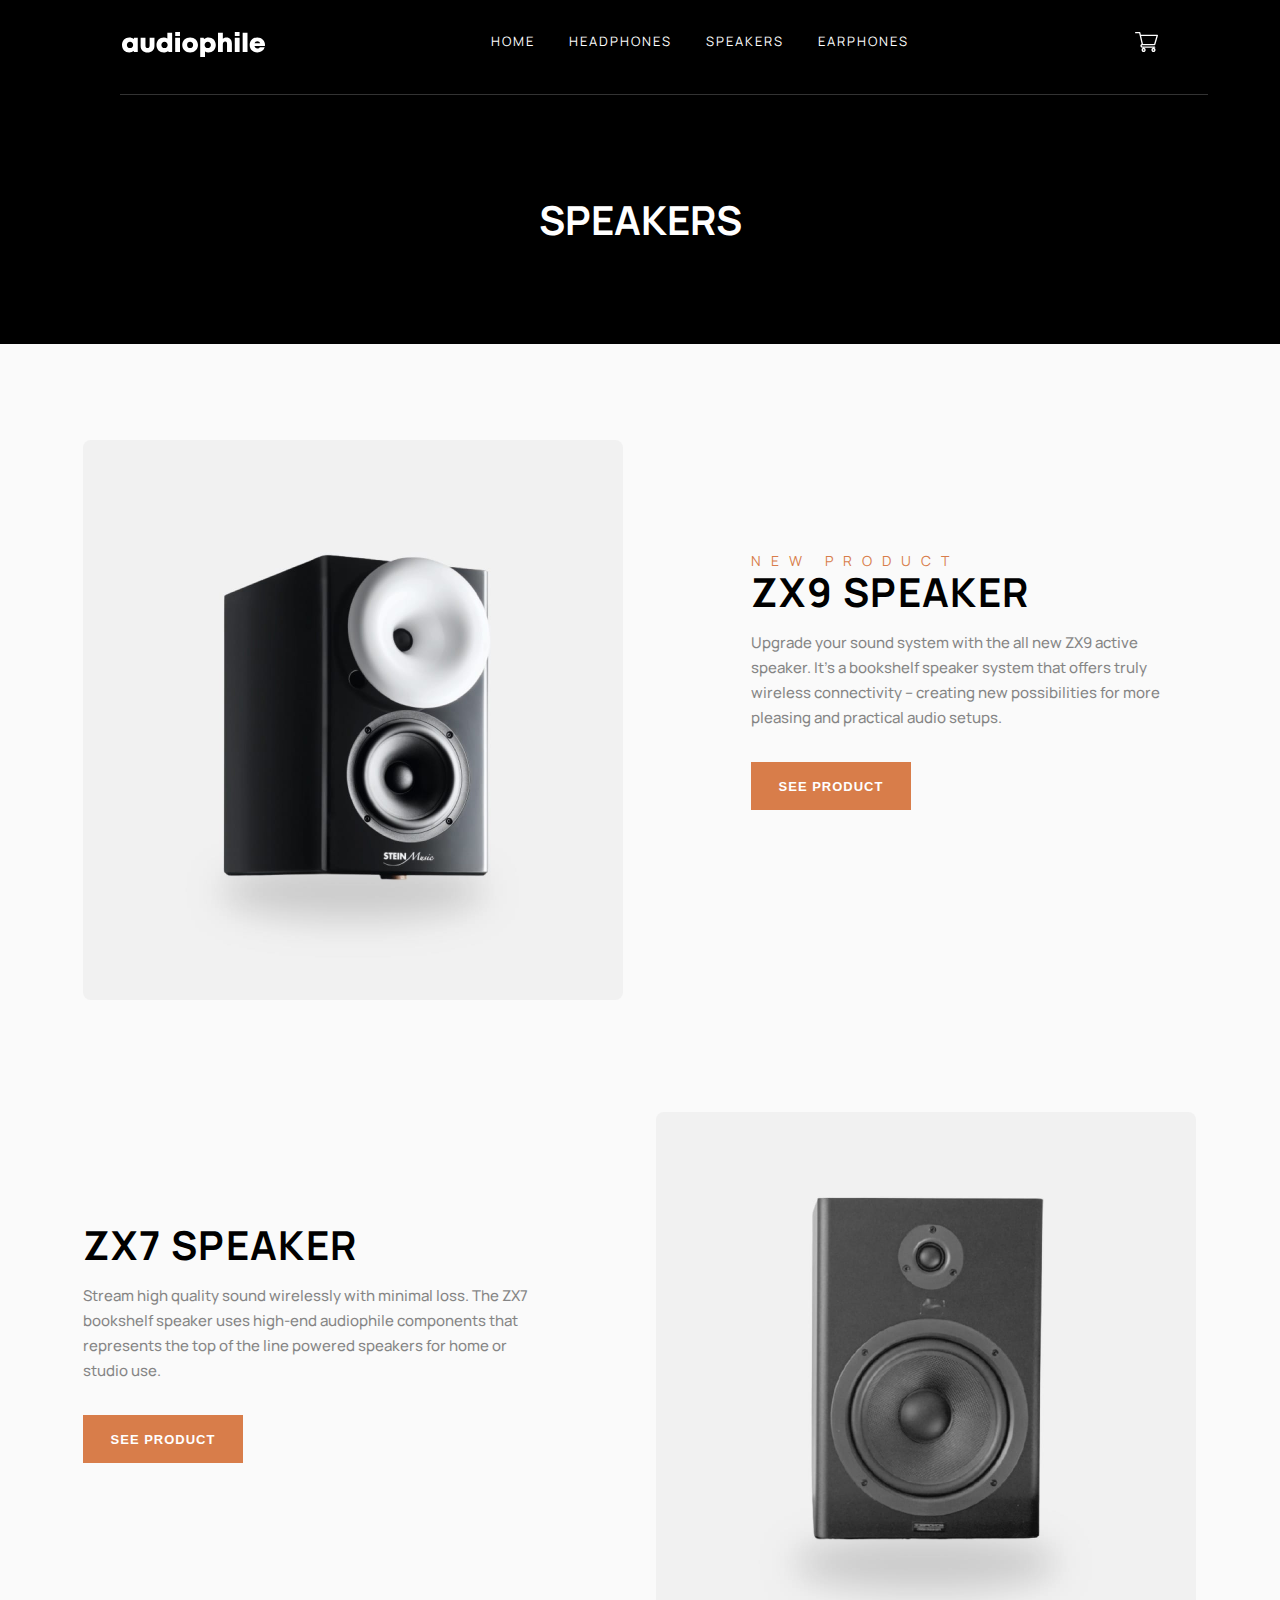
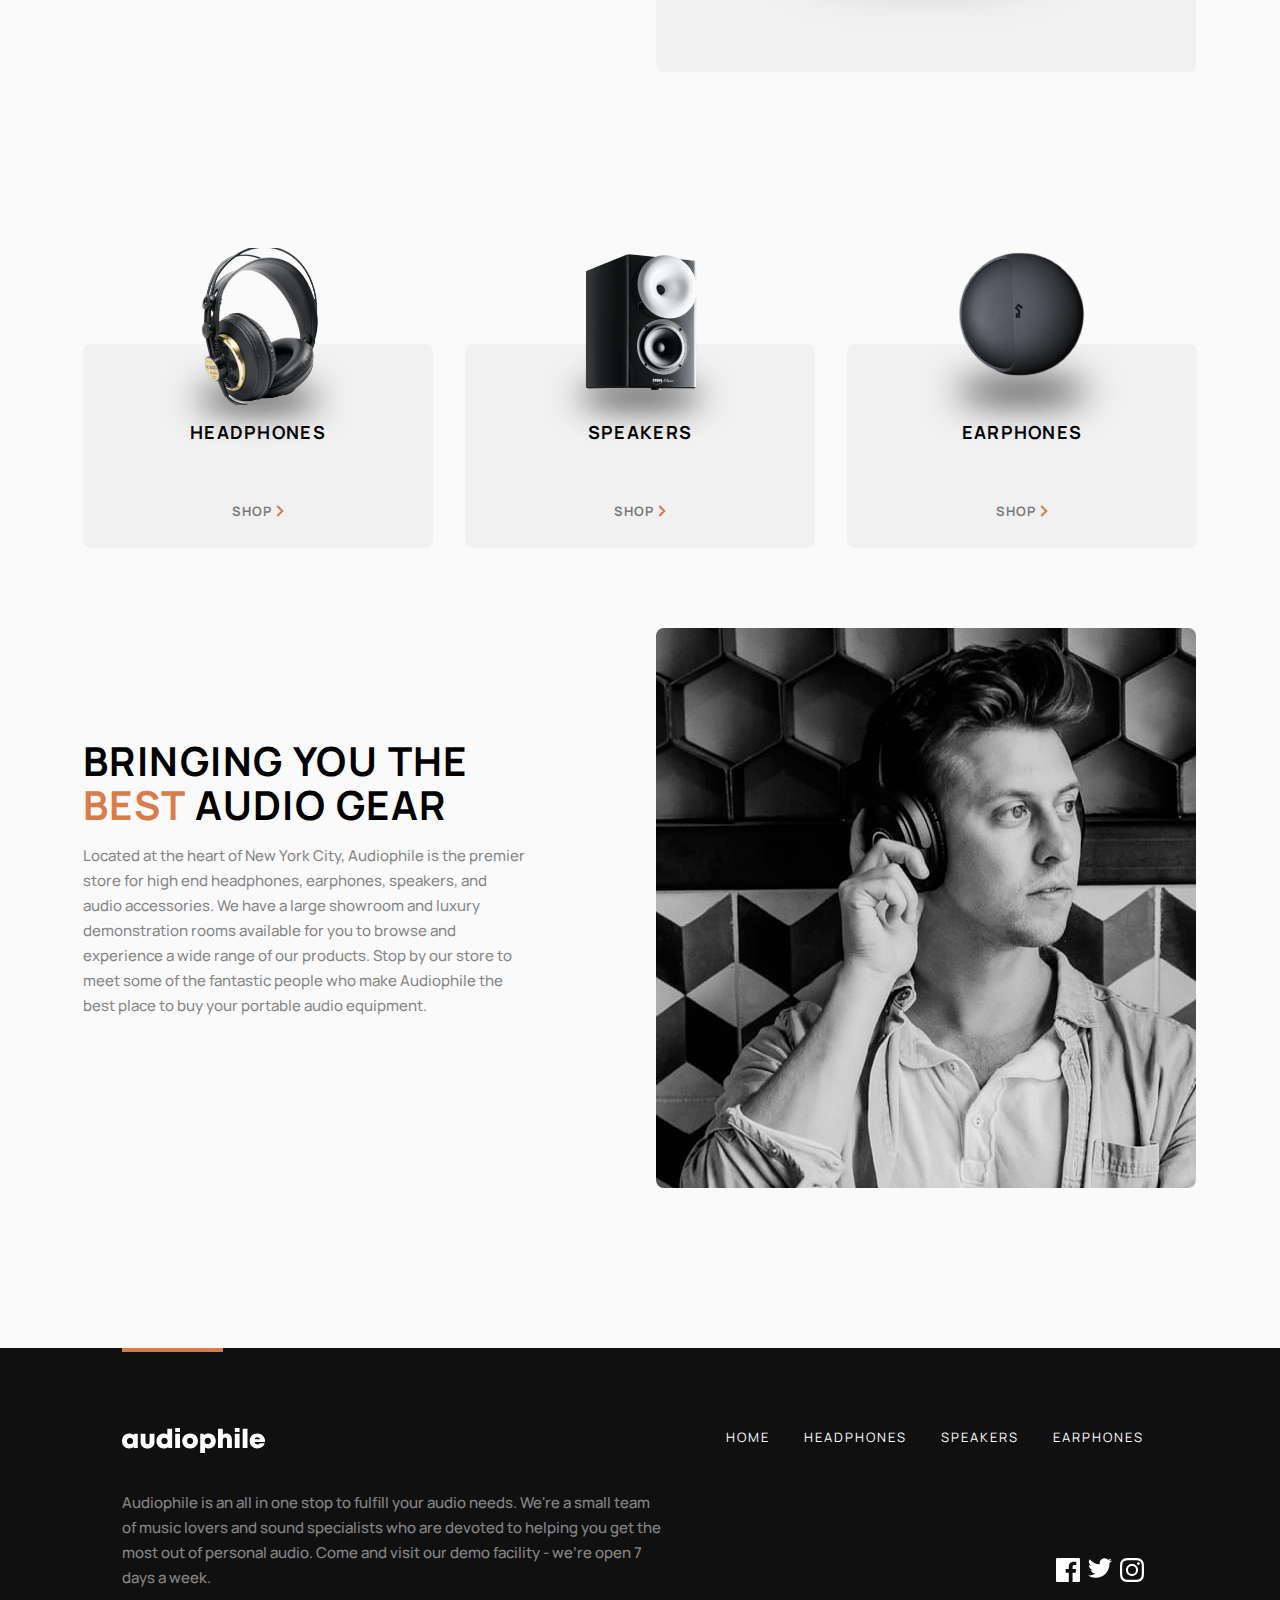
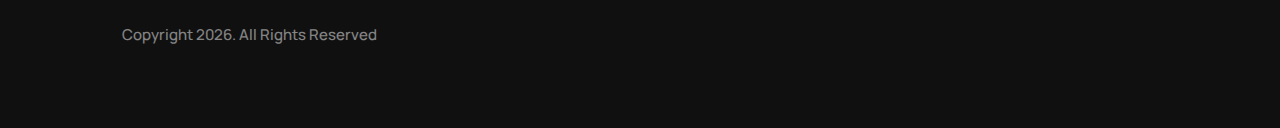
<file: speakers.html>
<!DOCTYPE html>
<html lang="en">

<head>
  <meta charset="UTF-8">
  <meta name="viewport" content="width=device-width, initial-scale=1.0">

  <link rel="icon" type="image/png" sizes="32x32" href="./assets/favicon-32x32.png">

  <title>Frontend Mentor | Speakers</title>
  <link rel="stylesheet" href="style.css">
  <link rel="stylesheet" href="css/pages.css">
</head>

<body>


  <!-- Navbar -->
  <nav class="page-nav">
  <div class="nav-logo-menu">
      <button class="menu-btn"><img src="./assets/shared/tablet/icon-hamburger.svg" alt="menu-icon"></button>
    <a href="index.html" class="logo"><img src="./assets/shared/desktop/logo.svg" alt="logo"></a>
    </div>
    <ul class="nav-links">
       <li class="nav-link"><a href="index.html"> Home</a></li>
      <li class="nav-link"><a href="headphones.html"> Headphones</a></li>
        <li class="nav-link"><a href="speakers.html"> Speakers</a></li>
        <li class="nav-link"><a href="earphones.html"> Earphones</a></li>
    </ul>
     <div class="nav-cart-section">
      <img class="nav-cart" src="assets/shared/desktop/icon-cart.svg" alt="cart">
    </div>
     <div class="side-menu hide">
      <div class="nav-logo-menu">
    <a href="index.html" class="logo"><img src="./assets/shared/desktop/logo.svg" alt="logo"></a>
    <span class="remove-menu"><i class="bi bi-x-lg"></i></span>
    </div>
       <ul class="side-links">
      <li class="nav-link"><i class="bi bi-house"></i><a href="index.html"> Home</a></li>
      <li class="nav-link"><i class="bi bi-headphones"></i><a href="headphones.html"> Headphones</a></li>
        <li class="nav-link"><i class="bi bi-speaker"></i><a href="speakers.html"> Speakers</a></li>
        <li class="nav-link"><i class="bi bi-earbuds"></i><a href="earphones.html"> Earphones</a></li>
     
    </ul>

    </div>
  </nav>
  <div class="page-border-bottom"></div>
  <section class="page-hero">
    <header>
      <h1>Speakers</h1>
    </header>
    
  </section>
  <!-- main section -->
  <main class="main-page">

    <!-- new product section -->
    <article class="page-product ">
      <div class="page-product-img zx9-speaker-img">

      </div>
      <div class="page-product-info">
        <h5>New product</h5>
         <h2> ZX9 speaker</h2> 
         <p>Upgrade your sound system with the all new ZX9 active speaker. It’s a bookshelf speaker 
  system that offers truly wireless connectivity -- creating new possibilities for more 
  pleasing and practical audio setups.
</p>
  
   <button class=" btn btn-primary "><a href="product-zx9-speaker.html">See product</a></button>
  
      </div>
    </article>

  

    <!--zx7-->
    <article class="page-product reverse-div">

       
     
      <div class="page-product-info reverse-text">
         <h2>  ZX7 speaker</h2> 
         <p>
  Stream high quality sound wirelessly with minimal loss. The ZX7 bookshelf speaker uses 
  high-end audiophile components that represents the top of the line powered speakers for 
  home or studio use.</p>
  
   <button class=" btn btn-primary"><a href="product-zx7-speaker.html">See product</a></button>
  
      </div>
      <div class="zx7-img page-product-img">

      </div>
      
    </article>
    <!-- product list -->
      <article class="product-list-home " id="page-list">
      <!-- headphones -->
      <section>
        <img src="assets/shared/desktop/image-category-thumbnail-headphones.png" alt="speakers" class="thumbnail headphones-thumbnail">
        <h4> Headphones</h4>
        <a href="headphones.html" class="shop"> <span>Shop </span><img src="assets/shared/desktop/icon-arrow-right.svg" alt="right arrow" class="right-arrow"></a>
      </section>
      <!-- speakers -->
       <section>
        <img src="assets/shared/desktop/image-category-thumbnail-speakers.png" alt="speaker" class="thumbnail speakers-thumbnail">
        <h4>Speakers</h4>
        <a href="speakers.html" class="shop"><span>Shop </span> <img src="assets/shared/desktop/icon-arrow-right.svg" alt="right arrow" class="right-arrow"></a>
      </section>
      <!-- earphones -->
       <section>
        <img src="assets/shared/desktop/image-category-thumbnail-earphones.png" alt="earphones" class="thumbnail earphones-thumbnail">
        <h4> Earphones</h4>
        <a href="earphones.html" class="shop"><span>Shop </span><img src="assets/shared/desktop/icon-arrow-right.svg" alt="right arrow" class="right-arrow"></a>
      </section>
    </article>

    <!-- Best audio gear -->
    <article class="page-product reverse-div" id="audio-gear">
     
      <div class="page-product-info reverse-text">
         <h2> Bringing you the <span class="best">best</span>
           audio gear</h2> 
         <p> Located at the heart of New York City, Audiophile is the premier store for high end headphones,
  earphones, speakers, and audio accessories. We have a large showroom and luxury demonstration
  rooms available for you to browse and experience a wide range of our products. Stop by our store
  to meet some of the fantastic people who make Audiophile the best place to buy your portable
  audio equipment.</p>
  
  
  
      </div>
        <div class="audio-gear-img page-product-img reverse-img">

      </div>
      
    </article>
    
  </main>

  <!-- footer -->
  <footer>
     <div class="footer-border"></div>
    <div>
      <a href="index.html" class="footer-logo"><img src="assets/shared/desktop/logo.svg" alt="logo"></a>
      
      <p class="footer-info">
  Audiophile is an all in one stop to fulfill your audio needs. We're a small team of music lovers 
  and sound specialists who are devoted to helping you get the most out of personal audio. Come and 
  visit our demo facility - we’re open 7 days a week.</p>
   <!-- html & actual year -->
    <p class="copyright">Copyright <span class="year"></span>. All Rights Reserved</p>
    </div>
    <div class="footer-left" >
   
          <ul class="footer-links">
          <li class="footer-link"><a href="index.html"> Home</a></li>
           <li class="footer-link"><a href="headphones.html">  Headphones</a></li>
            <li class="footer-link"><a href="speakers.html">  Speakers</a></li>
             <li class="footer-link"><a href="earphones.html"> Earphones</a></li>
      </ul>
     
     
<!-- social links-->
      <div class="social-links-footer">
         <!-- facebook -->
        <a href="https://www.facebook.com/" target="_blank">
        
        <svg width="24" height="24" xmlns="http://www.w3.org/2000/svg"><path d="M22.675 0H1.325C.593 0 0 .593 0 1.325v21.351C0 23.407.593 24 1.325 24H12.82v-9.294H9.692v-3.622h3.128V8.413c0-3.1 1.893-4.788 4.659-4.788 1.325 0 2.463.099 2.795.143v3.24l-1.918.001c-1.504 0-1.795.715-1.795 1.763v2.313h3.587l-.467 3.622h-3.12V24h6.116c.73 0 1.323-.593 1.323-1.325V1.325C24 .593 23.407 0 22.675 0z" fill="#FFF" fill-rule="nonzero"/></svg>
            
        </a>
        <!-- twitter -->
       <a href="https://twitter.com/home"  target="_blank">
        <svg width="24" height="20" xmlns="http://www.w3.org/2000/svg"><path d="M24 2.557a9.83 9.83 0 01-2.828.775A4.932 4.932 0 0023.337.608a9.864 9.864 0 01-3.127 1.195A4.916 4.916 0 0016.616.248c-3.179 0-5.515 2.966-4.797 6.045A13.978 13.978 0 011.671 1.149a4.93 4.93 0 001.523 6.574 4.903 4.903 0 01-2.229-.616c-.054 2.281 1.581 4.415 3.949 4.89a4.935 4.935 0 01-2.224.084 4.928 4.928 0 004.6 3.419A9.9 9.9 0 010 17.54a13.94 13.94 0 007.548 2.212c9.142 0 14.307-7.721 13.995-14.646A10.025 10.025 0 0024 2.557z" fill="#FFF" fill-rule="nonzero"/></svg>
        </a>

        <!-- instagram -->
        <a href="https://www.instagram.com/" target="_blank">
        <svg width="24" height="24" xmlns="http://www.w3.org/2000/svg"><path d="M12 2.163c3.204 0 3.584.012 4.85.07 3.252.148 4.771 1.691 4.919 4.919.058 1.265.069 1.645.069 4.849 0 3.205-.012 3.584-.069 4.849-.149 3.225-1.664 4.771-4.919 4.919-1.266.058-1.644.07-4.85.07-3.204 0-3.584-.012-4.849-.07-3.26-.149-4.771-1.699-4.919-4.92-.058-1.265-.07-1.644-.07-4.849 0-3.204.013-3.583.07-4.849.149-3.227 1.664-4.771 4.919-4.919 1.266-.057 1.645-.069 4.849-.069zM12 0C8.741 0 8.333.014 7.053.072 2.695.272.273 2.69.073 7.052.014 8.333 0 8.741 0 12c0 3.259.014 3.668.072 4.948.2 4.358 2.618 6.78 6.98 6.98C8.333 23.986 8.741 24 12 24c3.259 0 3.668-.014 4.948-.072 4.354-.2 6.782-2.618 6.979-6.98.059-1.28.073-1.689.073-4.948 0-3.259-.014-3.667-.072-4.947-.196-4.354-2.617-6.78-6.979-6.98C15.668.014 15.259 0 12 0zm0 5.838a6.162 6.162 0 100 12.324 6.162 6.162 0 000-12.324zM12 16a4 4 0 110-8 4 4 0 010 8zm6.406-11.845a1.44 1.44 0 100 2.881 1.44 1.44 0 000-2.881z" fill="#FFF" fill-rule="nonzero"/></svg>
        </a>
      </div>

    </div>

  </footer>
   <aside class="cart-menu hide">
      <article class="cart-article">
        <header>
          <h3>cart <span class="cart-quantity">( 3 )</span></h3>
          <p class="remove-all">Remove all</p>
        </header>
        <div class="cart-list">
          
        </div>

        <div class="cart-total-section">
          <h4 class="total">total</h4>
          <h5 class="cart-total"></h5>
        </div>

        <div class="checkout-section">
          <button class="btn btn-primary checkout-button "><a href="checkout.html">checkout</a></button>
        </div>
      
      </article>
    </aside>


    <script type="module" src="app.js"></script>
</body>

</html>
</file>
<file: css/pages.css>
:root {
  /* base colors - body and typography*/
  --gray-dark: #f1f1f1;
  --gray-light: #fafafa;
  --text-color: #000000;

  /* primary colors */
  --primary-color: #d87d4a;
  --primary-color-light: #fbaf85;

  /* neutrals */
  --white: #ffffff;
  --black: #101010;
}

h1 {
  font-size: 40px;
  text-transform: uppercase;
}
h2 {
  font-size: 40px;
  text-transform: uppercase;
}

.page-nav {
  background-color: var(--text-color);
  color: var(--white);
}

.page-border-bottom {
  width: 85vw;
  height: 0.1px;
  background-color: var(--white);
  opacity: 0.2;
  margin: 0 7.5rem;
  position: relative;
  z-index: 1;
}

div #go-back {
  color: var(--text-color);
  opacity: 0.5;
  text-transform: capitalize;
}
div #go-back:hover {
  color: var(--primary-color);
}
.go-back-container {
  place-self: start;
}

/* ******************************page hero************************************************ */
.page-hero {
  color: var(--white);
  background-color: var(--text-color);
  height: 250px;
  display: flex;
  align-items: center;
  justify-content: center;
  margin-bottom: 3rem;
}



/* ************************Page product section************************ */

article.page-product {
  display: flex;
  gap: 8rem;
  width: 100%;
  margin-bottom: 7rem;
  height: 560px;
}

article.page-product button {
  margin-top: 2rem;
}

.page-product p {
  color: var(--black);
  padding-top: 1rem;
  font-size: 15px;
  font-style: normal;
  font-weight: 500;
  line-height: 25px;
  opacity: 0.5;
}
.page-product h2 {
  font-style: normal;
  font-weight: 700;
  line-height: 44px; /* 110% */
  letter-spacing: 1.429px;
  text-transform: uppercase;
}

.page-product-info {
  margin-top: 10%;
  width: 445px;
}

.page-product h5 {
  color: var(--primary-color);
  font-size: 14px;
  font-style: normal;
  font-weight: 400;
  line-height: normal;
  letter-spacing: 10px;
  text-transform: uppercase;
}

.page-product-img {
  background-repeat: no-repeat;
  background-size: cover;
  background-position: center;
  border-radius: 8px;
  width: 540px;
}
/* headphones Links */
.xx99-2-img {
  background-image: url("../assets/product-xx99-mark-two-headphones/desktop/image-category-page-preview.jpg");
}

.xx99-img {
  background-image: url("../assets/product-xx99-mark-one-headphones/desktop/image-product.jpg");
}

.xx59-img {
  background-image: url("../assets/product-xx59-headphones/desktop/image-product.jpg");
}
.markII-img {
  background-image: url("../assets/product-xx99-mark-two-headphones/desktop/image-product.jpg");
}
/* Speakers */
.zx9-speaker-img {
  background-image: url("../assets/product-zx9-speaker/desktop/image-product.jpg");
}

.zx7-img {
  background-image: url("../assets/product-zx7-speaker/desktop/image-product.jpg");
}
/* earphones */
.yx1-img {
  background-image: url("../assets/product-yx1-earphones/desktop/image-product.jpg");
}

.audio-gear-img {
  background-image: url("../assets/shared/desktop/image-best-gear.jpg");
}
/******************************** Page List************************* */

.product-list-home#page-list {
  gap: 2rem;
  margin-bottom: 7rem;
}

#page-list section {
  width: 350px;
  height: 204px;
}

.product-list-home#page-list section .thumbnail {
  height: 220px;
  width: 220px;
  object-fit: cover;
  object-position: center;
  margin-top: -4rem;
}

#page-list {
  margin-top: 8rem;
}

/********************products **************************/

#section-product .price {
  padding-bottom: 1rem;
  font-size: 18px;
  font-style: normal;
  font-weight: 700;
  line-height: normal;
  letter-spacing: 1.286px;
  text-transform: uppercase;
}
#section-product {
  margin-top: 2rem;
}
#section-product h5 {
  font-size: 12px;
  font-style: normal;
  font-weight: 400;
  line-height: normal;
  letter-spacing: 8.571px;
  text-transform: uppercase;
  padding-bottom: 1rem;
}
.add-to-cart {
  width: 85%;
  display: flex;
  gap: 1rem;
}

.add-minus-btn {
  display: flex;
  justify-content: space-between;
  align-items: center;
  padding: 1rem 1.5rem;
  width: 120px;
}
.increase,
.decrease {
  color: var(--black);
  opacity: 0.5;
}
.increase:hover {
  color: var(--primary-color);
  opacity: 1;
}

.decrease:hover {
  color: var(--primary-color);
  opacity: 1;
}

article.features-section {
  display: flex;
  gap: 8rem;
  margin-top: 3rem;
}
.features {
  width: 55%;
}

article.features-section h2 {
  padding-bottom: 2rem;
  color: var(--text-color);
  font-size: 32px;
  font-style: normal;
  font-weight: 700;
  line-height: 36px;
  letter-spacing: 1.143px;
  text-transform: uppercase;
}

.features-section p {
  color: var(--black);
  padding-top: 1rem;
  font-size: 15px;
  font-style: normal;
  font-weight: 500;
  line-height: 25px;
  opacity: 0.5;
}

.features-section h4 {
  color: gray;
  padding-top: 1rem;
  font-size: 15px;
  font-style: normal;
  font-weight: 500;
  line-height: 25px;
  text-transform: capitalize;
}

section.in-box h4 span.times {
  color: var(--primary-color);
  padding-right: 1rem;
  font-size: 15px;
  font-style: normal;
  font-weight: 700;
  line-height: 25px;
}
/* product images */
.zx7-spk-img {
  background-image: url("../assets/product-zx7-speaker/desktop/image-category-page-preview.jpg");
}

.zx9-spk-img {
  background-image: url("../assets/product-zx9-speaker/desktop/image-category-page-preview.jpg");
}
.yx1-earphones-img {
  background-image: url("../assets/product-yx1-earphones/desktop/image-category-page-preview.jpg");
}
.markI-img {
  background-image: url("../assets/product-xx99-mark-one-headphones/desktop/image-category-page-preview.jpg");
}

/* Gallery */
.gallery {
  display: flex;
  gap: 2rem;
  width: 100%;
  height: 600px;
  margin-top: 7rem;
  margin-bottom: 7rem;
}
.left-gallery {
  display: grid;
  gap: 1.5rem;
  width: 65%;
}

.gall-img {
  background-repeat: no-repeat;
  background-size: cover;
  background-position: center;
  border-radius: 8px;
  width: 100%;
}
/* xx59 */
.left-gallery-img1 {
  background-image: url("../assets/product-xx59-headphones/desktop/image-gallery-1.jpg");
}
.left-gallery-img2 {
  background-image: url("../assets/product-xx59-headphones/desktop/image-gallery-2.jpg");
}

.right-gallery {
  background-image: url("../assets/product-xx59-headphones/desktop/image-gallery-3.jpg");
}

/* gallery zx7 */
.left-gallery-img1-zx7 {
  background-image: url("../assets/product-zx7-speaker/desktop/image-gallery-1.jpg");
}
.left-gallery-img2-zx7 {
  background-image: url("../assets/product-zx7-speaker/desktop/image-gallery-2.jpg");
}

.right-gallery-zx7 {
  background-image: url("../assets/product-zx7-speaker/desktop/image-gallery-3.jpg");
}

/* gallery zx9 */
.left-gallery-img1-zx9 {
  background-image: url("../assets/product-zx9-speaker/desktop/image-gallery-1.jpg");
}
.left-gallery-img2-zx9 {
  background-image: url("../assets/product-zx9-speaker/desktop/image-gallery-2.jpg");
}

.right-gallery-zx9 {
  background-image: url("../assets/product-zx9-speaker/desktop/image-gallery-3.jpg");
}
/* gallery earphones */
.left-gallery-img1-earphones {
  background-image: url("../assets/product-yx1-earphones/desktop/image-gallery-1.jpg");
}
.left-gallery-img2-earphones {
  background-image: url("../assets/product-yx1-earphones/desktop/image-gallery-2.jpg");
}

.right-gallery-earphones {
  background-image: url("../assets/product-yx1-earphones/desktop/image-gallery-3.jpg");
}
/* gallery mark I headphones */
.left-gallery-img1-markI {
  background-image: url("../assets/product-xx99-mark-one-headphones/desktop/image-gallery-1.jpg");
}
.left-gallery-img2-markI {
  background-image: url("../assets/product-xx99-mark-one-headphones/desktop/image-gallery-2.jpg");
}

.right-gallery-markI {
  background-image: url("../assets/product-xx99-mark-one-headphones/desktop/image-gallery-3.jpg");
}
/* gallery mark II headphones */
.left-gallery-img1-markII {
  background-image: url("../assets/product-xx99-mark-two-headphones/desktop/image-gallery-1.jpg");
}
.left-gallery-img2-markII {
  background-image: url("../assets/product-xx99-mark-two-headphones/desktop/image-gallery-2.jpg");
}

.right-gallery-markII {
  background-image: url("../assets/product-xx99-mark-two-headphones/desktop/image-gallery-3.jpg");
}
/* also like */
.also-like {
  display: flex;
  height: 550px;
  width: 90vw;
  margin-bottom: 5rem;
  gap: 2rem;
}
.also-like-header {
  text-align: center;
  margin-bottom: 3.5rem;
}
.also-like-header h2 {
  color: var(--text-color);
  font-size: 32px;
  font-style: normal;
  font-weight: 700;
  line-height: 36px;
  letter-spacing: 1.143px;
  text-transform: uppercase;
}
.also-like section {
  text-align: center;
}
.also-like-info h2 {
  padding: 1.5rem 0;
  color: var(--text-color);
  font-size: 32px;
  font-style: normal;
  font-weight: 700;
  line-height: 36px;
  letter-spacing: 1.143px;
  text-transform: uppercase;
}
.also-img {
  background-repeat: no-repeat;
  background-size: cover;
  background-position: center;
  border-radius: 8px;
  width: 350px;
  height: 65%;
}

.also-like-markII {
  background-image: url("../assets/product-xx99-mark-two-headphones/desktop/image-category-page-preview.jpg");
}
.also-like-markI {
  background-image: url("../assets/product-xx99-mark-one-headphones/desktop/image-category-page-preview.jpg");
}
.also-like-zx9 {
  background-image: url("../assets/product-zx9-speaker/desktop/image-category-page-preview.jpg");
}
.also-like-xx59 {
  background-image: url("../assets/product-xx59-headphones/desktop/image-category-page-preview.jpg");
}
.also-like-zx7 {
  background-image: url("../assets/product-zx7-speaker/desktop/image-category-page-preview.jpg");
}

article#product-list {
  width: 80vw;
}

footer {
  margin: 0;
}

/* ****************************for tablet view******************************** */

@media screen and (min-width: 768px) and (max-width: 1180px) {
  .page-border-bottom {
    width: 90vw;
    margin: 0 2rem;
  }
  /* Page hero */
  .page-hero {
    padding-left: 30%;
    padding-right: 30%;
  }


nav{
  padding-left: 4rem;
  padding-right: 4rem;
}

  /* Page product */
  article.page-product {
    display: grid;
    gap: 0.5rem;
    height: max-content;
  }


  .page-product-info {
    margin-top: 1rem;
    width: 70%;
    text-align: center;
    justify-self: center;
  }

  main.product-main article {
    width: 100%;
    margin: 0 auto;
   
  }

  .page-product-img {
    border-radius: 8px;
    width: 100%;
    height: 352px;
    
  }

  /* Headphones */
  .xx99-2-img {
    background-image: url("../assets/product-xx99-mark-two-headphones/tablet/image-category-page-preview.jpg");
  }

  .xx99-img {
    background-image: url("../assets/product-xx99-mark-one-headphones/tablet/image-product.jpg");
  }

  .xx59-img {
    background-image: url("../assets/product-xx59-headphones/tablet/image-product.jpg");
  }

  /* Speakers */
  .zx9-speaker-img {
    background-image: url("../assets/product-zx9-speaker/tablet/image-product.jpg");
  }

  .zx7-img {
    background-image: url("../assets/product-zx7-speaker/tablet/image-product.jpg");
  }
  /* earphones */
  .yx1-img {
    background-image: url("../assets/product-yx1-earphones/tablet/image-product.jpg");
  }

  .audio-gear-img {
    background-image: url("../assets/shared/tablet/image-best-gear.jpg");
  }
  /******************************** Page List************************* */


  article.page-product.reverse-div {
    display: grid;
    grid-template-areas:
      "image"
      "text";
  }

  .reverse-text {
    grid-area: text;
  }
  .reverse-img {
    grid-area: image;
  }

  /********************products **************************/

  #section-product .price {
    padding-bottom: 1rem;
  }
  #section-product {
    display: flex;
    height: max-content;
    gap: 1rem;
    margin-top: 2rem;
    margin-bottom: 3rem;
    justify-content: center;
    width: 100%;
  }

  #section-product .page-product-img {
    width: 100%;
    height: auto;
  }
  #section-product .page-product-info {
    width: 339px;
    text-align: start;
  }
  #section-product .page-product-info h2 {
    font-size: 28px;
    font-style: normal;
    font-weight: 700;
    line-height: 32px;
    letter-spacing: 1px;
    text-transform: uppercase;
  }

  article.features-section {
    display: grid;
    gap: 1rem;
    width: 100%;
    place-content: center;
    margin: 0 auto;
    height: max-content;
  }
  .features {
    width: 100%;
    
  }

  #page-list section{
    width: 100%;
    place-content: center;
    margin: 0 auto;
  }

  #page-list.product-list-home {
    gap: 1rem;
  }

  article.features-section h2 {
    padding-bottom: 0.5rem;
    color: var(--text-color);
    font-size: 32px;
    font-style: normal;
    font-weight: 700;
    line-height: 36px;
    letter-spacing: 1.143px;
    text-transform: uppercase;
  }

  .features-section p {
    color: var(--black);
    padding-top: 0.2rem;
    font-size: 15px;
    font-style: normal;
    font-weight: 500;
    line-height: 25px;
    opacity: 0.5;
  }

  .features-section h4 {
    color: var(--black);
    padding-top: 1rem;
    font-size: 15px;
    font-style: normal;
    font-weight: 500;
    line-height: 20px;
    opacity: 0.5;
  }

  section.in-box {
    position: relative;
   
  }

  section.in-box div {
    position: absolute;
    top: 0;
    left: 50%;
    margin: -0.5rem;
    padding: 0;
  }

  /* Gallery */
  .gallery {
    width: 100%;
    gap: 1rem;
    place-content: center;
    margin: 0 auto;
    margin-top: 20rem;
    margin-bottom: 5rem;

  }
  .left-gallery {
    gap: 1rem;
  }

  .left-gallery-img1,
  .left-gallery-img2,
  .right-gallery {
    width: 100%;
  }

  .left-gallery-img1 {
    background-image: url("../assets/product-xx59-headphones/tablet/image-gallery-1.jpg");
  }
  .left-gallery-img2 {
    background-image: url("../assets/product-xx59-headphones/tablet/image-gallery-2.jpg");
  }

  .right-gallery {
    background-image: url("../assets/product-xx59-headphones/tablet/image-gallery-3.jpg");
  }

  /* gallery zx7 */
  .left-gallery-img1-zx7 {
    background-image: url("../assets/product-zx7-speaker/tablet/image-gallery-1.jpg");
  }
  .left-gallery-img2-zx7 {
    background-image: url("../assets/product-zx7-speaker/tablet/image-gallery-2.jpg");
  }

  .right-gallery-zx7 {
    background-image: url("../assets/product-zx7-speaker/tablet/image-gallery-3.jpg");
  }
  /* gallery zx9 */
  .left-gallery-img1-zx9 {
    background-image: url("../assets/product-zx9-speaker/tablet/image-gallery-1.jpg");
  }
  .left-gallery-img2-zx9 {
    background-image: url("../assets/product-zx9-speaker/tablet/image-gallery-2.jpg");
  }

  .right-gallery-zx9 {
    background-image: url("../assets/product-zx9-speaker/tablet/image-gallery-3.jpg");
  }
  /* gallery earphones */
  .left-gallery-img1-earphones {
    background-image: url("../assets/product-yx1-earphones/tablet/image-gallery-1.jpg");
  }
  .left-gallery-img2-earphones {
    background-image: url("../assets/product-yx1-earphones/tablet/image-gallery-2.jpg");
  }

  .right-gallery-earphones {
    background-image: url("../assets/product-yx1-earphones/tablet/image-gallery-3.jpg");
  }
  /* gallery mark I headpones */
  .left-gallery-img1-markI {
    background-image: url("../assets/product-xx99-mark-one-headphones/tablet/image-gallery-1.jpg");
  }
  .left-gallery-img2-markI {
    background-image: url("../assets/product-xx99-mark-one-headphones/tablet/image-gallery-2.jpg");
  }

  .right-gallery-markI {
    background-image: url("../assets/product-xx99-mark-one-headphones/tablet/image-gallery-3.jpg");
  }
  /* gallery mark II headphones */
  .left-gallery-img1-markII {
    background-image: url("../assets/product-xx99-mark-two-headphones/tablet/image-gallery-1.jpg");
  }
  .left-gallery-img2-markII {
    background-image: url("../assets/product-xx99-mark-two-headphones/tablet/image-gallery-2.jpg");
  }

  .right-gallery-markII {
    background-image: url("../assets/product-xx99-mark-two-headphones/tablet/image-gallery-3.jpg");
  }
  /* also like */
  .also-like {
    display: flex;
    height: 350px;
    width: 100%;
    justify-content: center;
    margin-bottom: 5rem;
    text-align: center;
   
  }

    .product-list-home#page-list section .thumbnail {
    width: 79.916px;
    height: 130px;
    margin-top: -2rem;
  } 
  .also-like-info h2 {
    font-size: 20px;
    letter-spacing: 1.714px;
  }
  .also-img {
    width: 250px;
    height: 193px;
  }

  .also-like-markII {
    background-image: url("../assets/product-xx99-mark-two-headphones/tablet/image-category-page-preview.jpg");
  }
  .also-like-markI {
    background-image: url("../assets/product-xx99-mark-one-headphones/tablet/image-category-page-preview.jpg");
  }
  .also-like-zx9 {
    background-image: url("../assets/product-zx9-speaker/tablet/image-category-page-preview.jpg");
  }
  .also-like-xx59 {
    background-image: url("../assets/product-xx59-headphones/tablet/image-category-page-preview.jpg");
  }
  .also-like-zx7 {
    background-image: url("../assets/product-zx7-speaker/tablet/image-category-page-preview.jpg");
  }

  /* best audio gear */
  #audio-gear {
    margin-bottom: 4rem;
    margin-top: 4rem;
  }
  main.product-main #audio-gear {
    width: 100%;
    height: max-content;
   
  }

  #audio-gear .audio-gear-img {
    width: 100%;
    height: 200px;
  }

  main.product-main {
    display: grid;
    padding: 3rem 4rem;
    place-content: center;
    align-items: center;
  }
}

/* *****************************for mobile portrait view ***************************************/
@media screen and (max-width: 767px)  {
  .page-border-bottom {
    width: 85vw;
    margin: 0 2rem;
  }
  /* Page hero */
  .page-hero {
    height: max-content;
    padding: 1.5rem 25%;
  }

  /* main */

  main.main-page {
    width: 100%;
  }
  .main-page :first-child {
    margin-top: 1.5rem;
  }

  main.main-page article.page-product-one {
    margin-bottom: 2rem;
  }

  main.product-main {
    padding: 3rem 1rem;
    display: grid;
    place-content: center;
    align-items: center;
    width: 100%;
    margin: 0 auto;
  }

   .go-back-container{
    padding-left: 10vw ;
  }
 

  /* Page product */
  article.page-product {
    display: grid;
    place-content: center;
    gap: 1rem;
    margin: 3rem 0;
    width: 100vw;
    height: max-content;
   
  }

  .page-product-info {
    margin-top: 1rem;
    width: 327px;
    text-align: center;
    justify-self: center;
  }
  .page-product-info button {
    margin-top: 1.5rem;
  }

  .page-product-info h2 {
    font-size: 28px;
  }

  .page-product-img {
    width: 100%;
    height: 252px;
  }


  /* headphones */
  .xx99-2-img {
    background-image: url("../assets/product-xx99-mark-two-headphones/mobile/image-category-page-preview.jpg");
  }

  .xx99-img {
    background-image: url("../assets/product-xx99-mark-one-headphones/mobile/image-product.jpg");
  }

  .xx59-img {
    background-image: url("../assets/product-xx59-headphones/mobile/image-product.jpg");
  }

  /* Speakers */
  .zx9-speaker-img {
    background-image: url("../assets/product-zx9-speaker/mobile/image-product.jpg");
  }

  .zx7-img {
    background-image: url("../assets/product-zx7-speaker/mobile/image-product.jpg");
  }

  /* earphones */
  .yx1-img {
    background-image: url("../assets/product-yx1-earphones/mobile/image-product.jpg");
  }

  .audio-gear-img {
    background-image: url("../assets/shared/mobile/image-best-gear.jpg");
    width: 100%;
  }
  /******************************** Page List************************* */

   #page-list section {
    width: 100%;
    height: 175px;
    position: relative;

  }
  .product-list-home#page-list {
    place-content: center;
    width: 100%;
    margin-bottom: 5rem;
    padding: 0 10vw;
  } 

  .product-list-home#page-list section .thumbnail {
    width: 79.916px;
    height: 120px;
    margin-top: -2rem;
  } 


  #audio-gear {
    margin-bottom: 9rem;
  }

  /********************products **************************/

  #section-product .price {
    padding-bottom: 1rem;
  }
  #section-product {
    display: grid;
    margin-top: 2rem;
  }
  #section-product h5 {
    padding-bottom: 1rem;
  }
  #section-product .page-product-img {
    width: 95%;
    height: 238px;
  }
  #section-product .page-product-info {
    width: 80vw;
    text-align: start;
  }

  #section-product .page-product-info h2 {
    font-size: 28px;
    font-style: normal;
    font-weight: 700;
    line-height: 32px;
    letter-spacing: 1px;
    text-transform: uppercase;
  }

  article.features-section {
    display: grid;
    gap: 4rem;
    margin-top: 5rem;
    width: 80vw;
  }

  article.features-section h2 {
    padding-bottom: 2rem;
    font-size: 28px;
  }

  .features {
    width: 100%;
  }

  section.in-box {
    position: relative;
    margin-bottom: 0.5rem;
    width: 80vw;
  }

  section.in-box div {
    position: relative;
    left: 0.5rem;
  }

  /* Gallery */
  .gallery {
    display: grid;
    width: 100%;
    height: 700px;
    margin: 4rem auto;
    padding: 0 10vw;
    
  }

  .left-gallery {
    width: 100%;
  }

  .gall-img {
    display: grid;
    gap: 1.5rem;
    width: 100%;
  }

  .left-gallery-img1 {
    background-image: url("../assets/product-xx59-headphones/mobile/image-gallery-1.jpg");
  }
  .left-gallery-img2 {
    background-image: url("../assets/product-xx59-headphones/mobile/image-gallery-2.jpg");
  }

  .right-gallery {
    background-image: url("../assets/product-xx59-headphones/mobile/image-gallery-3.jpg");
  }
  /* gallery zx7 */
  .left-gallery-img1-zx7 {
    background-image: url("../assets/product-zx7-speaker/mobile/image-gallery-1.jpg");
  }
  .left-gallery-img2-zx7 {
    background-image: url("../assets/product-zx7-speaker/mobile/image-gallery-2.jpg");
  }

  .right-gallery-zx7 {
    background-image: url("../assets/product-zx7-speaker/mobile/image-gallery-3.jpg");
  }
  /* gallery zx9 */
  .left-gallery-img1-zx9 {
    background-image: url("../assets/product-zx9-speaker/mobile/image-gallery-1.jpg");
  }
  .left-gallery-img2-zx9 {
    background-image: url("../assets/product-zx9-speaker/mobile/image-gallery-2.jpg");
  }

  .right-gallery-zx9 {
    background-image: url("../assets/product-zx9-speaker/mobile/image-gallery-3.jpg");
  }
  /* gallery earphones */
  .left-gallery-img1-earphones {
    background-image: url("../assets/product-yx1-earphones/mobile/image-gallery-1.jpg");
  }
  .left-gallery-img2-earphones {
    background-image: url("../assets/product-yx1-earphones/mobile/image-gallery-2.jpg");
  }

  .right-gallery-earphones {
    background-image: url("../assets/product-yx1-earphones/mobile/image-gallery-3.jpg");
  }
  /* gallery mark I headphones */
  .left-gallery-img1-markI {
    background-image: url("../assets/product-xx99-mark-one-headphones/mobile/image-gallery-1.jpg");
  }
  .left-gallery-img2-markI {
    background-image: url("../assets/product-xx99-mark-one-headphones/mobile/image-gallery-2.jpg");
  }

  .right-gallery-markI {
    background-image: url("../assets/product-xx99-mark-one-headphones/mobile/image-gallery-3.jpg");
  }
  /* gallery mark II headphones */
  .left-gallery-img1-markII {
    background-image: url("../assets/product-xx99-mark-two-headphones/mobile/image-gallery-1.jpg");
  }
  .left-gallery-img2-markII {
    background-image: url("../assets/product-xx99-mark-two-headphones/mobile/image-gallery-2.jpg");
  }

  .right-gallery-markII {
    background-image: url("../assets/product-xx99-mark-two-headphones/mobile/image-gallery-3.jpg");
  }
  /* also like */
  .also-like {
    display: grid;
    height: 950px;
    width: 100%;
    margin-bottom: 0;
    padding: 0 10vw;
  }
  .also-section {
    margin-bottom: 1.5rem;
  }
  .also-img {
    width: 100%;
    height: 120px;
  }
  .also-like-markII {
    background-image: url("../assets/product-xx99-mark-two-headphones/mobile/image-category-page-preview.jpg");
  }
  .also-like-markI {
    background-image: url("../assets/product-xx99-mark-one-headphones/mobile/image-category-page-preview.jpg");
  }
  .also-like-zx9 {
    background-image: url("../assets/product-zx9-speaker/mobile/image-category-page-preview.jpg");
  }
  .also-like-xx59 {
    background-image: url("../assets/product-xx59-headphones/mobile/image-category-page-preview.jpg");
  }
  .also-like-zx7 {
    background-image: url("../assets/product-zx7-speaker/mobile/image-category-page-preview.jpg");
  }
}
</file>
<file: style.css>
@import url("https://fonts.googleapis.com/css2?family=Manrope:wght@500;700&display=swap");
@import url("https://cdn.jsdelivr.net/npm/bootstrap-icons@1.11.3/font/bootstrap-icons.min.css");

*,
::before,
::after {
  margin: 0;
  padding: 0;
  box-sizing: border-box;
}
:root {
  /* base colors - body and typography*/
  --gray-dark: #f1f1f1;
  --gray-light: #fafafa;
  --text-color: #000000;

  /* primary colors */
  --primary-color: #d87d4a;
  --primary-color-light: #fbaf85;

  /* neutrals */
  --white: #ffffff;
  --black: #101010;
  /* paddings */
}

body {
  font-family: "Manrope", sans-serif;
  background-color: var(--gray-light);
}

/* *******************  navigation  ************************** */
nav {
  display: flex;
  justify-content: space-between;
  padding: 2rem 121.6px;
  position: relative;
  z-index: 1;
}

a {
  color: var(--white);
  text-decoration: none;
}
button.add {
  color: var(--white);
}

ul {
  list-style: none;
  display: flex;
  gap: 34px;
  font-size: 13px;
  letter-spacing: 2px;
  text-transform: uppercase;
}

.nav-border-bottom {
  width: 81.75%;
  height: 0.1px;
  background-color: var(--white);
  opacity: 0.2;
  margin: 0 7.5rem;
  position: relative;
  z-index: 1;
}

.nav-link a:hover {
  color: var(--primary-color);
}
.nav-logo-menu {
  display: flex;
  gap: 1.5rem;
}
.menu-btn {
  border: none;
  background-color: transparent;
  cursor: pointer;
  display: none;
}

/* *****************   Cart    ************************** */
.nav-cart {
  cursor: pointer;
}
aside.cart-menu {
  background-color: rgba(0, 0, 0, 0.5);
  position: absolute;
  top: 0;
  bottom: 0;
  left: 0;
  right: 0;
}
.cart-article {
  display: grid;
  gap: 1rem;
  width: 377px;
  height: max-content;
  background-color: var(--white);
  position: absolute;
  right: 9%;
  top: 20%;
  border-radius: 8px;
  padding: 1rem;
  z-index: 999;
}
.cart-article header {
  display: flex;

  justify-content: space-between;
}
.cart-article header h3 {
  text-transform: uppercase;
}
.cart-article header p.remove-all {
  cursor: pointer;
}

.remove-all {
  color: gray;
  text-decoration: underline;
}
.remove-all:hover {
  color: var(--primary-color);
  text-decoration: underline;
}
.cart-article .cart-list-item {
  display: flex;
  text-transform: uppercase;
  gap: 1rem;
}

.cart-item-info h5 {
  font-size: 15px;
  font-style: normal;
  font-weight: 700;
  line-height: 25px;
}
.total {
  font-size: 15px;
  font-style: normal;
  font-weight: 500;
  line-height: 25px;
  opacity: 0.5;
}
.cart-price {
  color: var(--text-color);
  font-size: 14px;
  font-style: normal;
  font-weight: 700;
  opacity: 0.5;
}
.cart-total {
  font-size: 18px;
  font-style: normal;
  font-weight: 700;
  line-height: normal;
  text-transform: uppercase;
}
.cart-article .cart-list-item img {
  width: 64px;
  height: 64px;
  border-radius: 8px;
  margin-bottom: 20px;
}

.cart-article .cart-list-item {
  display: flex;
  justify-content: space-between;
}
.cart-article .cart-list-item > div {
  display: flex;
  gap: 1rem;
}

.cart-article .cart-total-section {
  display: flex;
  justify-content: space-between;
  text-transform: uppercase;
  gap: 1rem;
}
.cart-increase-decrease {
  align-self: baseline;
}
.cart-increase-decrease .add-minus-btn {
  width: 96px;
  height: 32px;
}
.checkout-section {
  width: 100%;
}
.checkout-section .btn {
  color: white;
  width: 100%;
  height: 48px;
}
.hide {
  display: none;
}

.show {
  display: block;
}

.hero {
  background-image: url("./assets/home/desktop/image-hero.jpg");
  background-repeat: no-repeat;
  background-size: cover;
  height: 700px;
  margin-top: -100px;
  margin-bottom: 60px;
}

.hero-content {
  position: relative;
  z-index: 1;
  color: #d87d4a;
  top: 30%;
  margin-left: 7rem;
  width: 398px;
  height: 346px;
}

.hero-content h1 {
  color: var(--white);
  text-transform: uppercase;
  font-size: 56px;
  letter-spacing: 2px;
}

.hero-content p {
  color: var(--white);
  font-size: 15px;
  font-style: normal;
  font-weight: 500;
  line-height: 25px;
  opacity: 0.75;
}

.hero-content p.hero-subtitle {
  color: var(--white);
  font-size: 14px;
  font-style: normal;
  font-weight: 400;
  line-height: normal;
  letter-spacing: 10px;
  text-transform: uppercase;
  opacity: 0.4964;
}

.hero-content button {
  margin-top: 1rem;
}

/* buttons */
.btn {
  width: 160px;
  height: 48px;
  border: none;
  cursor: pointer;
  font-size: 13px;
  font-style: normal;
  font-weight: 700;
  line-height: normal;
  letter-spacing: 1px;
  text-transform: uppercase;
}
.btn-primary {
  background-color: var(--primary-color);
}

.btn-primary:hover {
  background-color: var(--primary-color-light);
  transition: all 0.3 linear;
}
.btn-dark {
  background-color: var(--black);
  color: var(--white);
  padding: 1rem 2rem;
}
.btn-dark:hover {
  background-color: gray;
  transition: all 0.3 linear;
}
.btn-light {
  border: 1px solid var(--black);
  color: var(--text-color);
  background-color: transparent;
  padding: 1rem 2rem;
}

.btn-light:hover {
  background-color: var(--black);
  color: var(--white);
  transition: all 0.3 linear;
}

/* main */
main {
  display: grid;
  place-content: center;
  padding: 3rem 121.6px;
  width: 100%;
  margin: 0 auto;
}

main > article {
  width: 100%;
  margin: 0 auto;
}

/* product-list-home */

.product-list-home {
  width: 100%;
  display: grid;
  grid-template-columns: repeat(3, 1fr);
  grid-auto-rows: 204px;
  gap: 30px;
  position: relative;
  margin-top: 5rem;
}

.product-list-home section {
  background-color: var(--gray-dark);
  text-align: center;
  margin-top: 2rem;
  display: grid;
  place-items: center;
  border-radius: 8px;
}

.product-list-home section img.thumbnail {
  width: 121.489px;
  height: 146px;
  object-fit: cover;
  object-position: center;
  position: absolute;
  top: 0;
  padding-bottom: 1rem;
  margin-top: -20px;
}
.product-list-home section h4 {
  padding-top: 3rem;
  font-size: 18px;
  font-weight: 700;
  letter-spacing: 1.286px;
  text-transform: uppercase;
}

a.shop span {
  color: var(--text-color);
  font-size: 13px;
  font-style: normal;
  font-weight: 700;
  line-height: normal;
  letter-spacing: 1px;
  text-transform: uppercase;
  opacity: 0.5;
}
a.shop span:hover {
  color: var(--primary-color);
  opacity: 1;
}

a.shop img {
  vertical-align: middle;
}

/*****************************  zx9 speakers *********************************/

.zx9-speaker-home {
  width: 100%;
  height: 560px;
  background-color: var(--primary-color);
  background-image: url("./assets/home/desktop/pattern-circles.svg");
  background-size: cover;
  background-repeat: no-repeat;
  margin-top: 10.5rem;
  padding: 0 4rem;
  display: flex;
  justify-content: space-between;
  position: relative;
  color: var(--white);
  border-radius: 8px;
}
.zx9-speaker-home img {
  width: 400px;
  height: 480px;
  object-fit: cover;
  object-position: center;
  position: absolute;
  left: 117.49px;
  bottom: 0;
  margin-bottom: -4px;
}

.zx9-speaker-home section {
  padding-top: 15%;
  padding-right: 3rem;
  /* margin-left: 138.28; */
  width: 349px;
  height: 303px;
}

.zx9-speaker-home h2 {
  font-size: 56px;
  font-style: normal;
  font-weight: 700;
  line-height: 58px;
  letter-spacing: 2px;
  text-transform: uppercase;
  padding-bottom: 24px;
}

.zx9-speaker-home p {
  font-size: 15px;
  line-height: 25px;
  opacity: 0.75;
  padding-bottom: 40px;
}

/* ******************      zx7     ****************** */

.zx7-speaker-home {
  width: 100%;
  height: 327px;
  background-image: url("./assets/home/desktop/image-speaker-zx7.jpg");
  background-repeat: no-repeat;
  background-size: cover;
  background-position: center;
  margin-top: 5rem;
  border-radius: 8px;
}
.zx7-speaker-home div {
  margin-top: 5rem;
  margin-left: 2rem;
  width: 540px;
}

.zx7-speaker-home h2 {
  padding: 2rem 0;
  font-size: 28px;
  font-style: normal;
  font-weight: 700;
  line-height: normal;
  letter-spacing: 2px;
  text-transform: uppercase;
}

.zx7-speaker-home a {
  margin: 2rem 0;
}

.yx1-earphones-home {
  display: flex;
  width: 100%;
  margin: 5rem 0;
  gap: 30px;
  height: 320px;
}

.yx1-earphones-home div {
  width: 50%;
}
.yx1-earphones-section h2 {
  font-size: 28px;
  font-style: normal;
  font-weight: 700;
  line-height: normal;
  letter-spacing: 2px;
  text-transform: uppercase;
  padding-bottom: 3rem;
}

.yx1-earphones-home img {
  width: 100%;
  height: 320px;
  border-radius: 8px;
}

.yx1-earphones-section a {
  margin: 2rem 0;
}

.yx1-earphones-section {
  width: 50%;
  background-color: var(--gray-dark);
  border-radius: 8px;
  padding-left: 3rem;
  padding-top: 5rem;
}

.best-gear-home {
  display: grid;
  grid-template-columns: 1fr 1fr;
  gap: 7rem;
  margin-top: 165px;
  height: 588px;
  width: 100%;
}
.best-gear-home section {
  width: 445px;
  height: 100%;
  padding: 2rem 0;
  margin: 5rem 0;
}
.best-gear-home section h2 {
  font-size: 40px;
  font-weight: 700;
  line-height: 44px;
  letter-spacing: 1.429px;
  text-transform: uppercase;
  padding-bottom: 32px;
}
.best-gear-home section p {
  opacity: 0.5;
  font-size: 15px;
  font-weight: 500;
  line-height: 25px;
  height: 175px;
}
.best {
  color: var(--primary-color);
}

.best-gear-home div.audio-gear-img {
  background-image: url("./assets/shared/desktop/image-best-gear.jpg");
  background-repeat: no-repeat;
  background-size: cover;
  background-position: center;
  border-radius: 8px;
  width: 540px;
}

/* footer */
footer {
  margin-top: 10.5rem;
  background-color: var(--black);
  color: var(--gray-light);
  display: flex;
  padding: 5rem 121.6px;
  height: 380px;
  gap: 0 5vw;
  position: relative;
  max-width: 100vw;
}
.footer-border {
  width: 101px;
  height: 4px;
  background-color: var(--primary-color);
  position: absolute;
  left: 121.6px;
  top: 0;
}
footer a {
  color: var(--white);
  text-decoration: none;
}
.footer-link a:hover {
  color: var(--primary-color);
}

footer p {
  width: 540px;
  opacity: 0.5;
  padding-top: 2rem;
  font-size: 15px;
  font-weight: 500;
  line-height: 25px;
}
.footer-left {
  justify-self: flex-end;
}

/* social links */
.social-links-footer {
  display: flex;
  justify-content: flex-end;
  gap: 0.5rem;
  padding-top: 7rem;
  cursor: pointer;
}

svg path:hover {
  fill: var(--primary-color);
}
/* *******************************checkout************************************************** */

.form-heading {
  color: var(--primary-color);
  font-size: 13px;
  font-style: normal;
  font-weight: 700;
  line-height: 25px;
  letter-spacing: 0.929px;
  text-transform: uppercase;
  padding-bottom: 1rem;
}
/* billing */
.form-info {
  display: grid;
}

.grid-1 {
  grid-column: 1;
  grid-row: 1;
}
.grid-2 {
  grid-column: 2;
  grid-row: 1;
}

#form .form-container .form-info div input {
  width: 95%;
}

div.order-items p.quantity-text {
  cursor: pointer;
}

#name,
#zip {
  margin-bottom: 1rem;
}
#address {
  width: 100%;
  margin-bottom: 1rem;
}
.first {
  grid-area: first;
}
.second {
  grid-area: second;
}

/* form & summary */
#form {
  display: flex;
  gap: 1.5rem;
  margin-top: 1rem;
  margin-bottom: 5rem;
}
#form .form-container {
  background-color: var(--white);
  border-radius: 8px;
  padding: 2rem;
  width: 730px;
  height: max-content;
}
#form header {
  margin-bottom: 2rem;
}
#form header h1 {
  font-size: 32px;
  font-style: normal;
  font-weight: 700;
  line-height: 36px;
  letter-spacing: 1.143px;
  text-transform: uppercase;
}

/* input */
#form .form-container input {
  padding: 16px 20px;
  border-radius: 8px;
  border: 1px solid #cfcfcf;
  background: #fff;
}

input:focus-visible {
  outline: 2px var(--primary-color) solid;
}

.red {
  color: #cd2c2c;
}

input[type="text"] {
  font-family: "Manrope", sans-serif;
  font-weight: bold;
  /* color: white; */
  caret-color: var(--primary-color);
}

form input.radio {
  accent-color: var(--primary-color);
}

input::placeholder {
  font-weight: bold;
  color: var(--text-color);
  opacity: 0.5;
}

.e-section {
  display: flex;
  width: 100%;
  gap: 1rem;
}
.pay {
  display: grid;
  grid-template-columns: 1fr 1fr;
}
.pay input {
  width: 100%;
}
.e-section div {
  width: 100%;
}
.e-section div input {
  width: 100%;
}

ul.radio-input {
  display: block;
  cursor: pointer;
}

ul.radio-input li {
  display: flex;
  padding: 16px 20px;
  border-radius: 8px;
  border: 1px solid #cfcfcf;
  background: #fff;
  margin-bottom: 1rem;
  width: 100%;
}

ul.radio-input li.active-color {
  border-color: var(--primary-color);
  accent-color: var(--primary-color);
}

ul.radio-input li:hover {
  border-color: var(--primary-color);
}

ul.radio-input li input {
  display: inline-block;
  vertical-align: middle;
  width: 20px;
  height: 20px;
  margin-right: 10px;
  text-align: center;
}

ul.radio-input li label {
  font-weight: bolder;
}

#form .form-container div {
  margin-bottom: 2rem;
}

form label {
  display: block;
  color: #000;
  font-size: 12px;
  font-style: normal;
  font-weight: 700;
  line-height: normal;
  letter-spacing: -0.214px;
  padding-bottom: 0.5rem;
  text-transform: capitalize;
}

.cash-on {
  display: flex;
  gap: 2rem;
}
.cash-on.hide {
  display: none;
}
.cash-on img {
  width: 48px;
  height: 48px;
}
.cash-on p {
  color: #000;
  font-family: Manrope;
  font-size: 15px;
  font-style: normal;
  font-weight: 500;
  line-height: 25px;
  opacity: 0.5;
  width: 554px;
}
.e-section.hide {
  display: none;
}

/* summary */
.summary {
  background-color: var(--white);
  border-radius: 8px;
  padding: 2rem;
  width: 350px;
  height: max-content;
}
.summary header {
  text-transform: uppercase;
  padding-bottom: 1rem;
}

.summary img {
  width: 64px;
  height: 64px;
  border-radius: 8px;
}
.summary-list-item {
  display: flex;
  justify-content: space-between;
}
.summary-list-item > div {
  display: flex;
  gap: 1rem;
  text-transform: uppercase;
  margin-bottom: 1rem;
}
.summary-item-quantity {
  font-size: 15px;
  font-style: normal;
  font-weight: 700;
  line-height: 25px;
  opacity: 0.5;
}
.summary-total-section,
.Shipping-total-section,
.vat-total-section,
.grand-total-section {
  display: flex;
  justify-content: space-between;
  gap: 0.5rem;
}
h4.summary-heading {
  font-size: 15px;
  font-style: normal;
  font-weight: 500;
  line-height: 25px;
  text-transform: uppercase;
  opacity: 0.5;
}
h5.totals {
  color: var(--text-color);
  font-size: 18px;
  font-style: normal;
  font-weight: 700;
  line-height: normal;
  text-transform: uppercase;
}
.summary .grand-total-section h5.grand-total {
  color: var(--primary-color);
}
button.continue-btn {
  color: var(--white);
  width: 100%;
  margin-top: 1rem;
}
.all-totals {
  display: grid;
  gap: 1rem;
  padding-top: 1rem;
}
/* error message */
.input-cont {
  position: relative;
}
.err-msg {
  color: #cd2c2c;
  text-align: right;
  font-family: Manrope;
  font-size: 12px;
  font-style: normal;
  font-weight: 500;
  line-height: normal;
  letter-spacing: -0.214px;
  position: absolute;
  top: 0;
  right: 1rem;
}
#form .form-container .input-cont input.error-input {
  border: 2px solid #cd2c2c;
}

/* thank you for your order section */

aside.order-section {
  background-color: rgba(0, 0, 0, 0.5);
  position: absolute;
  top: 0;
  left: 0;
  right: 0;
  display: grid;
  place-items: center;
  height: max-content;
}

.order-section.hide {
  display: none;
}

aside.order-section article.thank-you {
  background-color: var(--white);
  width: 540px;
  height: max-content;
  margin-top: 15%;
  border-radius: 8px;
  padding: 2rem;
}

.light-text {
  color: #000;
  font-family: Manrope;
  font-size: 12px;
  font-style: normal;
  font-weight: 700;
  line-height: normal;
  letter-spacing: -0.214px;
  opacity: 0.5;
  margin-top: 1rem;
}
.gray-text {
  color: var(--text-color);
  font-family: Manrope;
  font-size: 15px;
  font-style: normal;
  font-weight: 500;
  line-height: 25px;
  opacity: 0.5;
}
.thank-you h2 {
  color: var(--text-color);
  font-size: 32px;
  font-style: normal;
  font-weight: 700;
  line-height: 36px;
  letter-spacing: 1.143px;
  text-transform: uppercase;
}
.btn.back-btn {
  color: var(--white);
  width: 100%;
}
.orders {
  display: grid;
  grid-template-columns: 1fr 1fr;
  margin-bottom: 1rem;
}
.orders .order-items article > section {
  display: flex;
  gap: 1rem;
}
.order-items hr {
  background-color: gray;
}
.orders .order-items {
  padding: 1rem;
  background-color: var(--gray-dark);
  border-top-left-radius: 8px;
  border-bottom-left-radius: 8px;
  text-align: center;
}
.orders .order-total {
  padding: 1rem;
  background-color: var(--black);
  border-top-right-radius: 8px;
  border-bottom-right-radius: 8px;
}

.orders .order-items article > section p {
  color: var(--text-color);
  font-size: 14px;
  font-style: normal;
  font-weight: 700;
  line-height: 25px;
  opacity: 0.5;
}
.orders .order-items article section img {
  width: 50px;
  height: 50px;
  border-radius: 8px;
}

.order-total div {
  width: 100%;
  margin-top: 80%;
}

.order-total div h4 {
  color: var(--white);
  font-family: Manrope;
  font-size: 15px;
  font-style: normal;
  font-weight: 500;
  line-height: 25px;
  opacity: 0.5;
  text-transform: uppercase;
}

.order-total div p {
  color: var(--white);
  font-size: 18px;
  font-style: normal;
  font-weight: 700;
  line-height: normal;
  text-transform: uppercase;
}

.hide {
  display: none;
}

/* ****************************for tablet view******************************** */

@media screen and (min-width:768px) and  (max-width: 1180px) {
  .nav-links {
    display: none;
  }
  nav {
    padding: 2rem;
    position: relative;
    z-index: 99;
  }
  .menu-btn {
    display: block;
  }

  nav div.side-menu {
    background-color: var(--text-color);
    height: 450px;
    position: absolute;
    top: 0;
    left: 0;
    right: 0;
    z-index: 9;
    padding: 2rem;
    transition: all 0.3s linear;
  }

  nav div.side-menu .side-links {
    display: grid;
    margin-left: 1rem;
    margin-top: 50px;
  }

  nav div.side-menu .side-links .nav-link i {
    margin-right: 1rem;
    font-size: 1.5rem;
  }

  nav .remove-menu {
    position: absolute;
    right: 2rem;
  }

  nav .remove-menu .bi-x-lg {
    color: var(--white);
    cursor: pointer;
    font-weight: 600;
    font-size: 20px;
  }

  nav .remove-menu .bi-x-lg:hover {
    color: var(--primary-color);
  }

  .hero {
    background-image: url("./assets/home/tablet/image-header.jpg");
    background-repeat: no-repeat;
    background-size: cover;
    background-position: center;
  }
  .hero img {
    width: 100%;
  }

  .hero-content {
    margin: 0 auto;
    text-align: center;
  }
  .logo {
    margin-left: 1rem;
  }
  .nav-border-bottom {
    width: 90%;
    height: 1px;
    background-color: var(--white);
    opacity: 0.2;
    margin: 0 2rem;
    position: relative;
    z-index: 1;
  }

  .product-list-home {
    gap: 10px;
    margin-top: 0;
  }
  .zx9-speaker-home img {
    width: 197.212px;
    height: 237px;
    top: 10%;
    left: 55%;
    transform: translateX(-50%);
  }

  .zx9-speaker-home {
    margin-top: 98px;
    width: 100%;
    height: 700px;
  }
  .zx9-speaker-home section {
    padding-top: 70%;
    width: 349px;
    height: 303px;
    text-align: center;
    letter-spacing: 2px;
  }

  .zx9-speaker-home section h2 {
    font-size: 56px;
  }

  .zx7-speaker-home {
    margin-top: 39px;
    width: 100%;
  }
  .yx1-earphones-section {
    padding-left: 2rem;
  }

  .yx1-earphones-home {
    gap: 10px;
    margin: 39px 0;
  }
  article.best-gear-home {
    grid-template-columns: 1fr;
    grid-template-areas:
      "image"
      "text";
    width: 100%;
    gap: 30px;
    margin-top: 60px;
  }

  .best-gear-home div.audio-gear-img {
    background-image: url("./assets/shared/tablet/image-best-gear.jpg");
    grid-area: image;
    height: 238px;
    width: 100%;
    margin-bottom: 0;
  }

  .best-gear-home section {
    margin-top: 0;
    margin-bottom: 0;
    text-align: center;
    margin-left: auto;
    margin-right: auto;
    width: 100%;
    grid-area: text;
  }

  /* checkout  */
  #form {
    display: grid;
    gap: 1.5rem;
    margin-top: 1rem;
  }
  #form .form-container {
    width: 85vw;
  }
  .summary {
    width: 85vw;
  }

  /* order  */

  aside.order-section article.thank-you {
    margin-top: 25%;
  }

  footer {
    margin-top: 0;
    width: 100vw;
    flex-direction: column;
    position: relative;
    padding: 4rem 2rem;
  }
  .footer-info {
    margin-top: 50px;
    width: 100%;
  }

  .footer-links {
    position: absolute;
    top: 35%;
    left: 5%;
  }

  /* social links */
  .social-links-footer {
    position: absolute;
    top: 52%;
    right: 50px;
  }
}

/* *****************************for mobile portrait view ***************************************/
@media screen and (max-width: 767px)  {
  .nav-links {
    display: none;
  }
  nav {
    padding: 2rem;
    position: relative;
    z-index: 99;
  }
  .menu-btn {
    display: block;
  }

  nav div.side-menu {
    background-color: var(--text-color);
    height: 450px;
    position: absolute;
    top: 0;
    left: 0;
    right: 0;
    z-index: 9;
    padding: 2rem;
    transition: all 0.3s linear;
  }

  nav div.side-menu .side-links {
    display: grid;
    margin-left: 1rem;
    margin-top: 50px;
  }

  nav div.side-menu .side-links .nav-link i {
    margin-right: 1rem;
    font-size: 1.5rem;
    z-index: inherit;
  }

  nav .remove-menu {
    position: absolute;
    right: 2rem;
  }

  nav .remove-menu .bi-x-lg {
    color: var(--white);
    cursor: pointer;
    font-weight: 600;
    font-size: 20px;
  }

  nav .remove-menu .bi-x-lg:hover {
    color: var(--primary-color);
  }
  .nav-border-bottom {
    margin: 0 1rem;
  }

  .logo {
    position: absolute;
    left: 35%;
  }

  .cart-article {
    display: grid;
    width: 80vw;
  }

  .hero {
    background-image: url("./assets/home/mobile/image-header.jpg");
  }
  .hero img {
    width: 100vw;
  }

  .hero-content {
    text-align: center;
    position: absolute;
    left: 10vw;
    width: 85vw;
    margin-left: 0;
  }

  .hero-content h1 {
    font-size: 40px;
  }

  .nav-border-bottom {
    width: 85vw;
  }

  main {
    display: grid;
    place-content: center;
    align-items: center;
    margin: 0 auto;
    width: 100vw;
    padding-bottom: 0;
    margin-bottom: 0;
  }

  main > article {
    width: 100%;
    margin: 0 auto;
  }
  /* product list */

  .product-list-home {
    display: grid;
    grid-template-columns: 1fr;
    place-content: center;
    width: 55%;
    margin-bottom: 0;
    height: max-content;
  }

  .product-list-home section {
    width: 100%;
    height: auto;
    position: relative;
  }
  .product-list-home section img.thumbnail {
    width: 79.916px;
    height: 120px;
    margin-top: -2rem;
  }

  /* speaker */
  main .zx9-speaker-home {
    width: 55%;
    height: 700px;
    display: grid;
    place-content: center;
  }

  .zx9-speaker-home img {
    width: 172.248px;
    height: 207px;
    left: 50%;
    transform: translateX(-50%);
  }

  .zx9-info {
    position: absolute;
    text-align: center;
    top: 10%;
    left: 57%;
    transform: translateX(-50%);
  }

  .zx9-speaker-home section h2 {
    font-size: 30px;
  }
  .zx9-speaker-home section p {
    font-size: 15px;
  }
  /*  speaker */
  .zx7-speaker-home {
    width: 55%;
    margin-bottom: 5rem;
  }

  /* earphones */
  .yx1-earphones-home {
    display: grid;
    grid-template-columns: 1fr;
    grid-template-rows: 1fr 1fr;
    gap: 1rem;
    height: 600px;
    width: 55%;
    margin: 0 auto;
  }
  .yx1-earphones-home div {
    width: 100%;
  }

  .yx1-earphones-section {
    margin-top: 0;
  }

  /* best gear home */

  article.best-gear-home {
    grid-template-columns: 1fr;
    grid-template-areas:
      "image"
      "text";
    place-content: center;
    gap: 30px;
    text-align: center;
    width: 55%;
    height: max-content;
  }

  .best-gear-home section h2 {
    font-size: 28px;
    width: 327px;
  }

  .cart-article {
    width: 85%;
   
  }

  .cart-increase-decrease .add-minus-btn {
    width: 80px;
    height: 32px;
  }

  .best-gear-home section {
    grid-area: text;
    width: 100%;
    text-align: center;
    justify-self: center;
    margin-top: 0;
  }

  .best-gear-home div.audio-gear-img {
    background-image: url("./assets/shared/mobile/image-best-gear.jpg");
    grid-area: image;
    height: 352px;
    margin-bottom: 0;
    grid-area: image;
    width: 90%;
    margin: 0 auto;
  }

  /* checkout  */
  #form {
    display: grid;
    gap: 1.5rem;
    margin-top: 1rem;
  }
  #form .form-container {
    width: 85vw;
  }
  .form-info {
    display: grid;
  }
  .grid-1 {
    grid-column: 1 / span 2;
    grid-row: 1;
  }
  .grid-2 {
    grid-column: 1 / span 2;
    grid-row: 2;
  }
  .grid-3 {
    grid-column: 1 / span 2;
    grid-row: 3;
  }

  .pay {
    display: grid;
    grid-template-columns: 1fr;
  }

  .e-section {
    display: grid;
    width: 100%;
  }
  .summary {
    width: 85vw;
  }

  /* order  */

  .orders {
    display: grid;
    grid-template-columns: 1fr;
  }

  .orders .order-items {
    border-top-right-radius: 8px;
    border-bottom-left-radius: 0;
  }
  .orders .order-total {
    border-top-right-radius: 0;
    border-bottom-right-radius: 8px;
    border-bottom-left-radius: 8px;
  }

  aside.order-section article.thank-you {
    margin-top: 35%;
    width: 80vw;
  }
  /* footer */
  footer {
    position: relative;
    width: 100%;
    min-height: 700px;
    padding: 3rem;
    margin-top: 2rem;
    text-align: center;
  }

  .footer-border {
    width: 101px;
    left: 50%;
    transform: translateX(-50%);
  }

  .footer-logo {
    position: absolute;
    top: 2rem;
    left: 50%;
    transform: translateX(-50%);
    margin-bottom: 2rem;
  }

  .footer-links {
    position: absolute;
    top: 8rem;
    left: 50%;
    transform: translateX(-50%);
    display: grid;
    gap: 2rem;
    width: max-content;
    padding: 0;
    list-style: none;
    margin: 0;
  }

  .footer-info {
    position: absolute;
    top: 16rem;
    left: 50%;
    transform: translateX(-50%);
    width: 80%;
    max-width: 600px;
    margin: 2rem 0;
  }

  .social-links-footer {
    position: absolute;
    top: 24rem;
    left: 50%;
    transform: translateX(-50%);
    display: flex;
    justify-content: center;
    width: 100%;
    gap: 1rem;
    margin-top: 2rem;
  }

  footer .copyright {
    position: absolute;
    bottom: 2rem;
    left: 50%;
    transform: translateX(-50%);
    width: 80%;
    max-width: 600px;
    margin-top: 1rem;
  }
}
</file>
